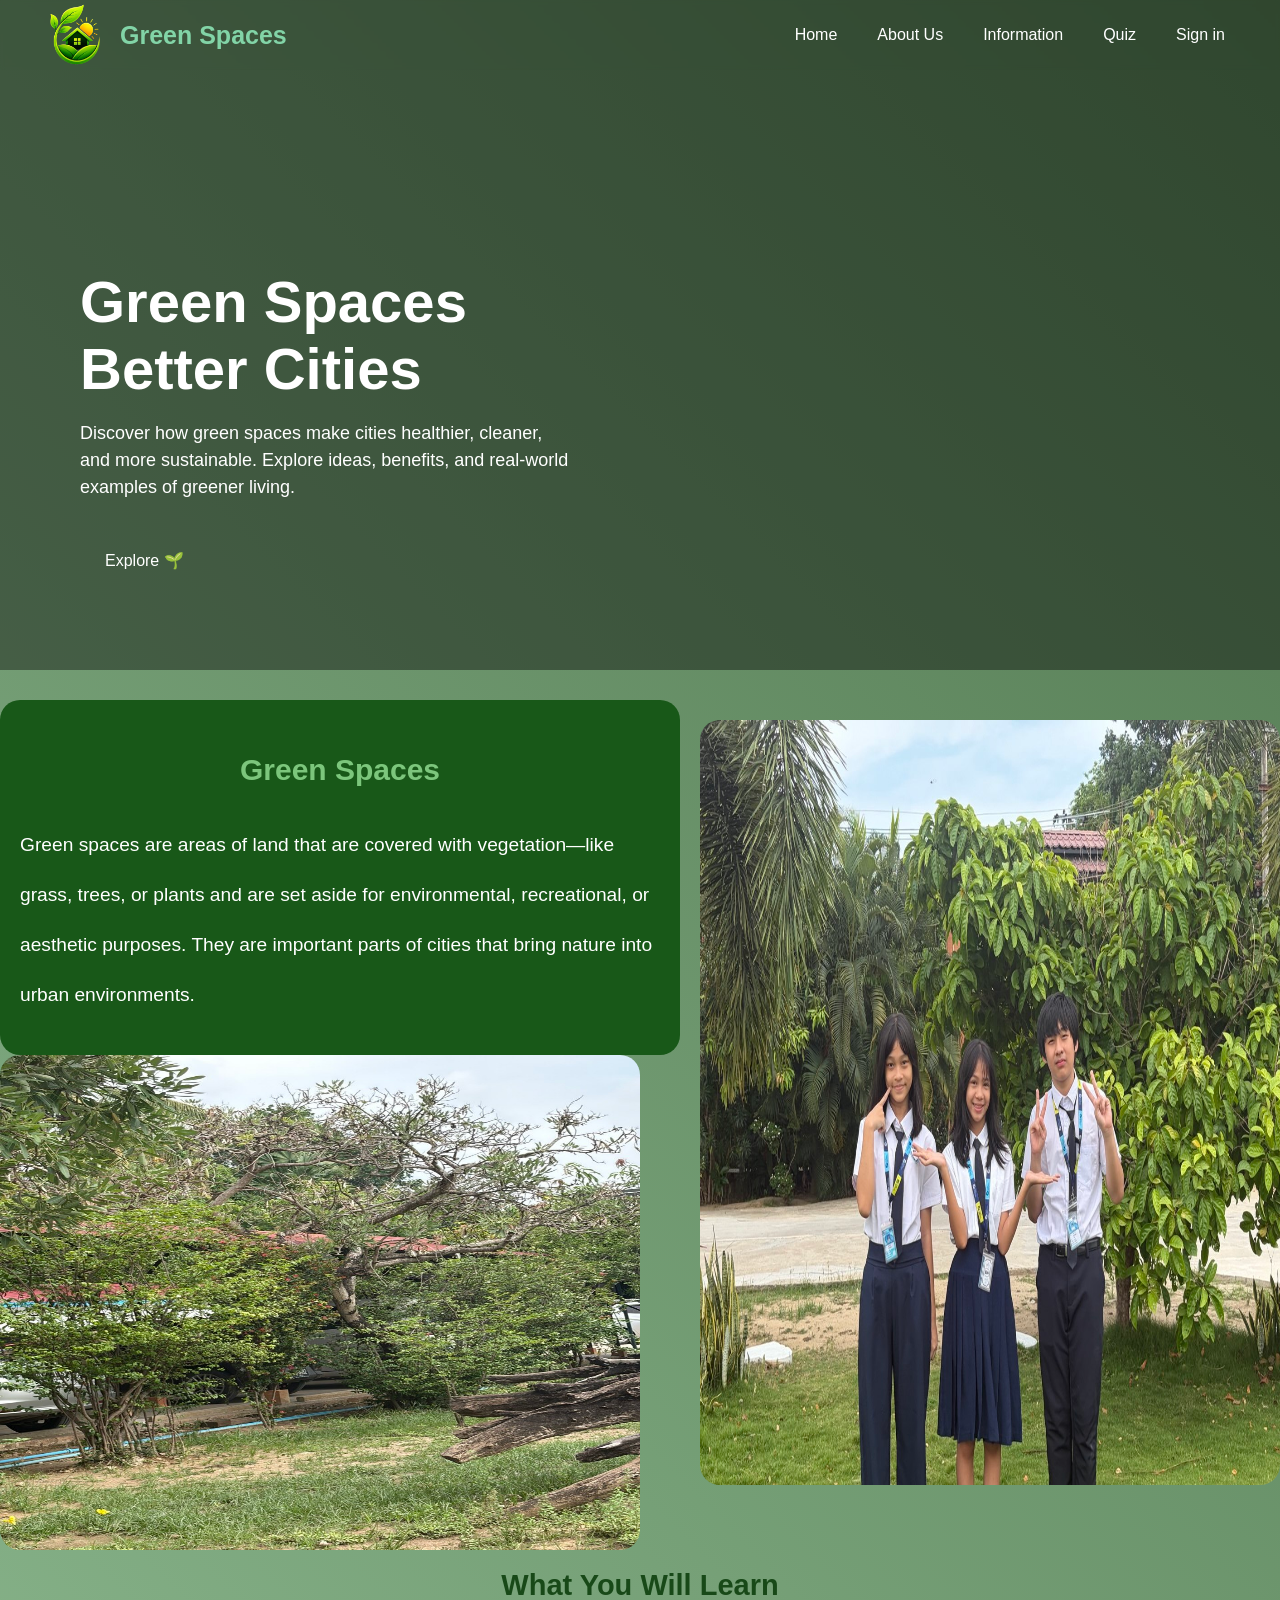
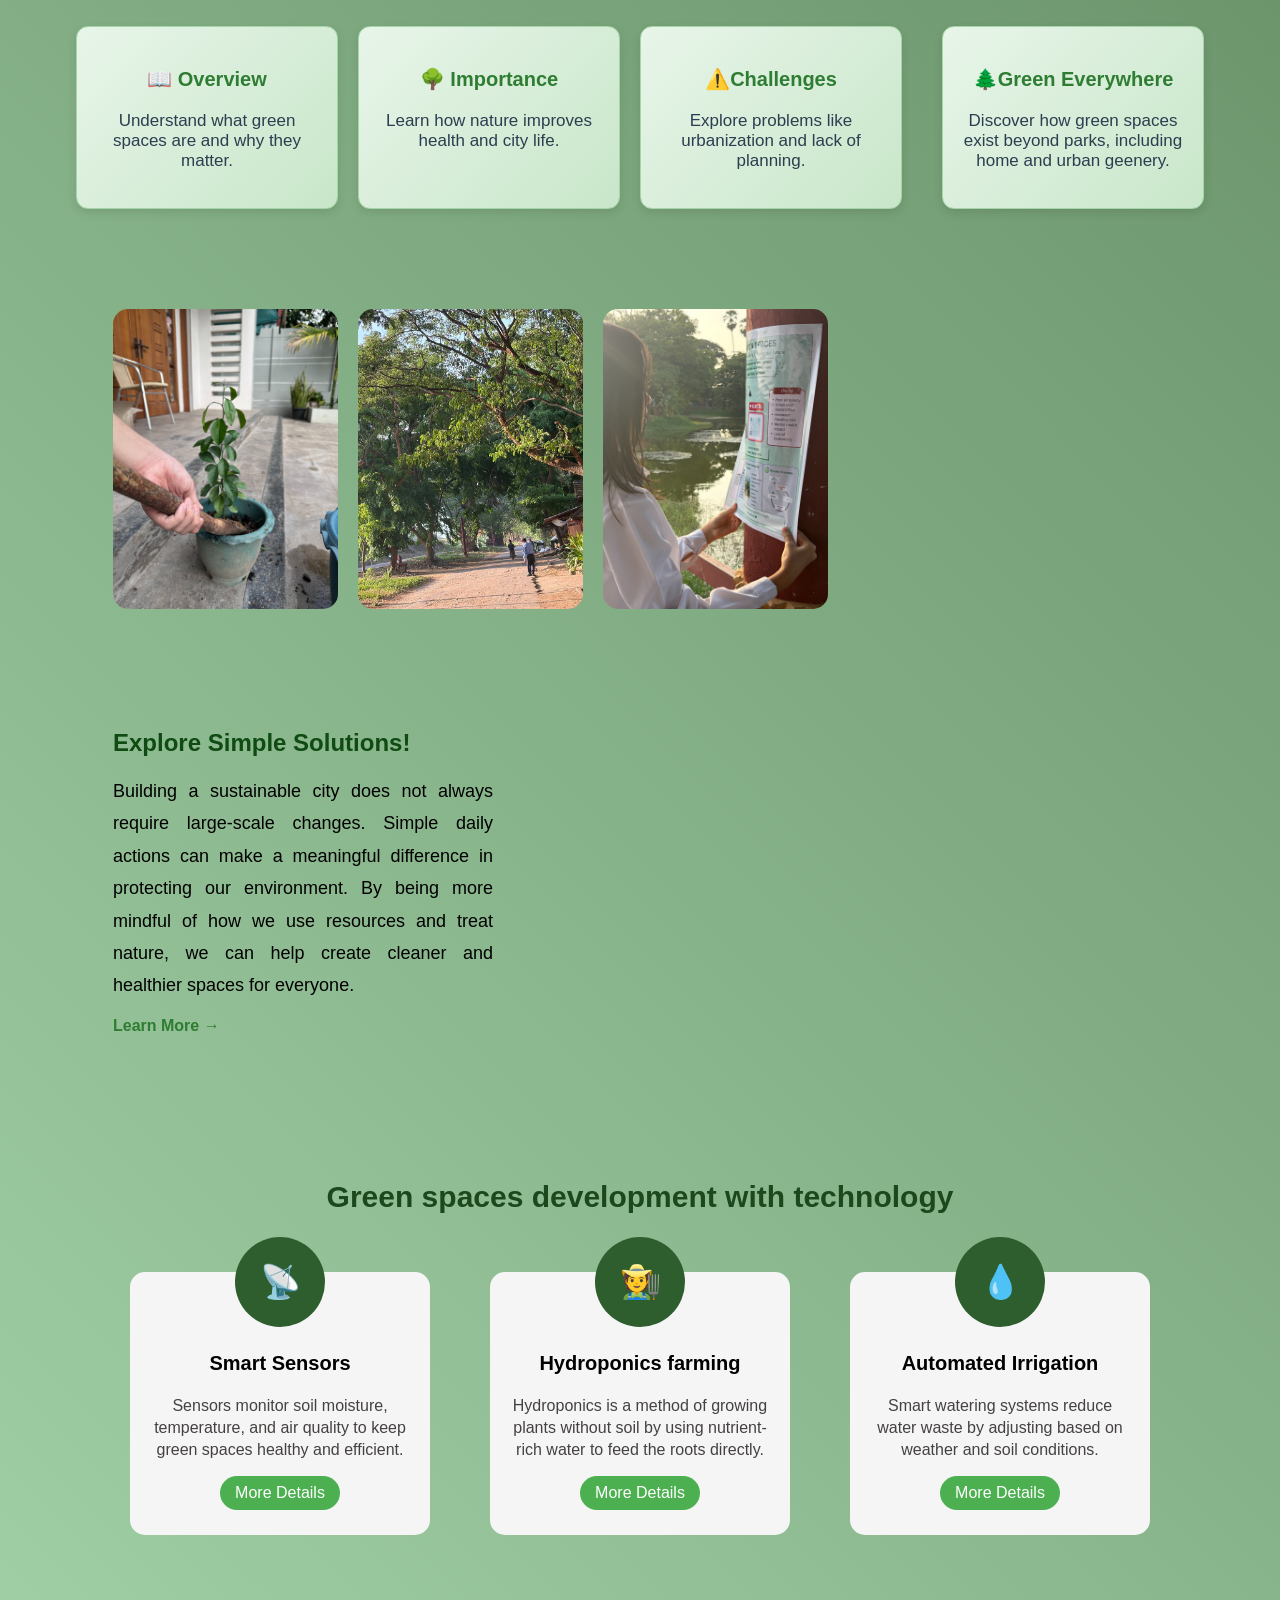
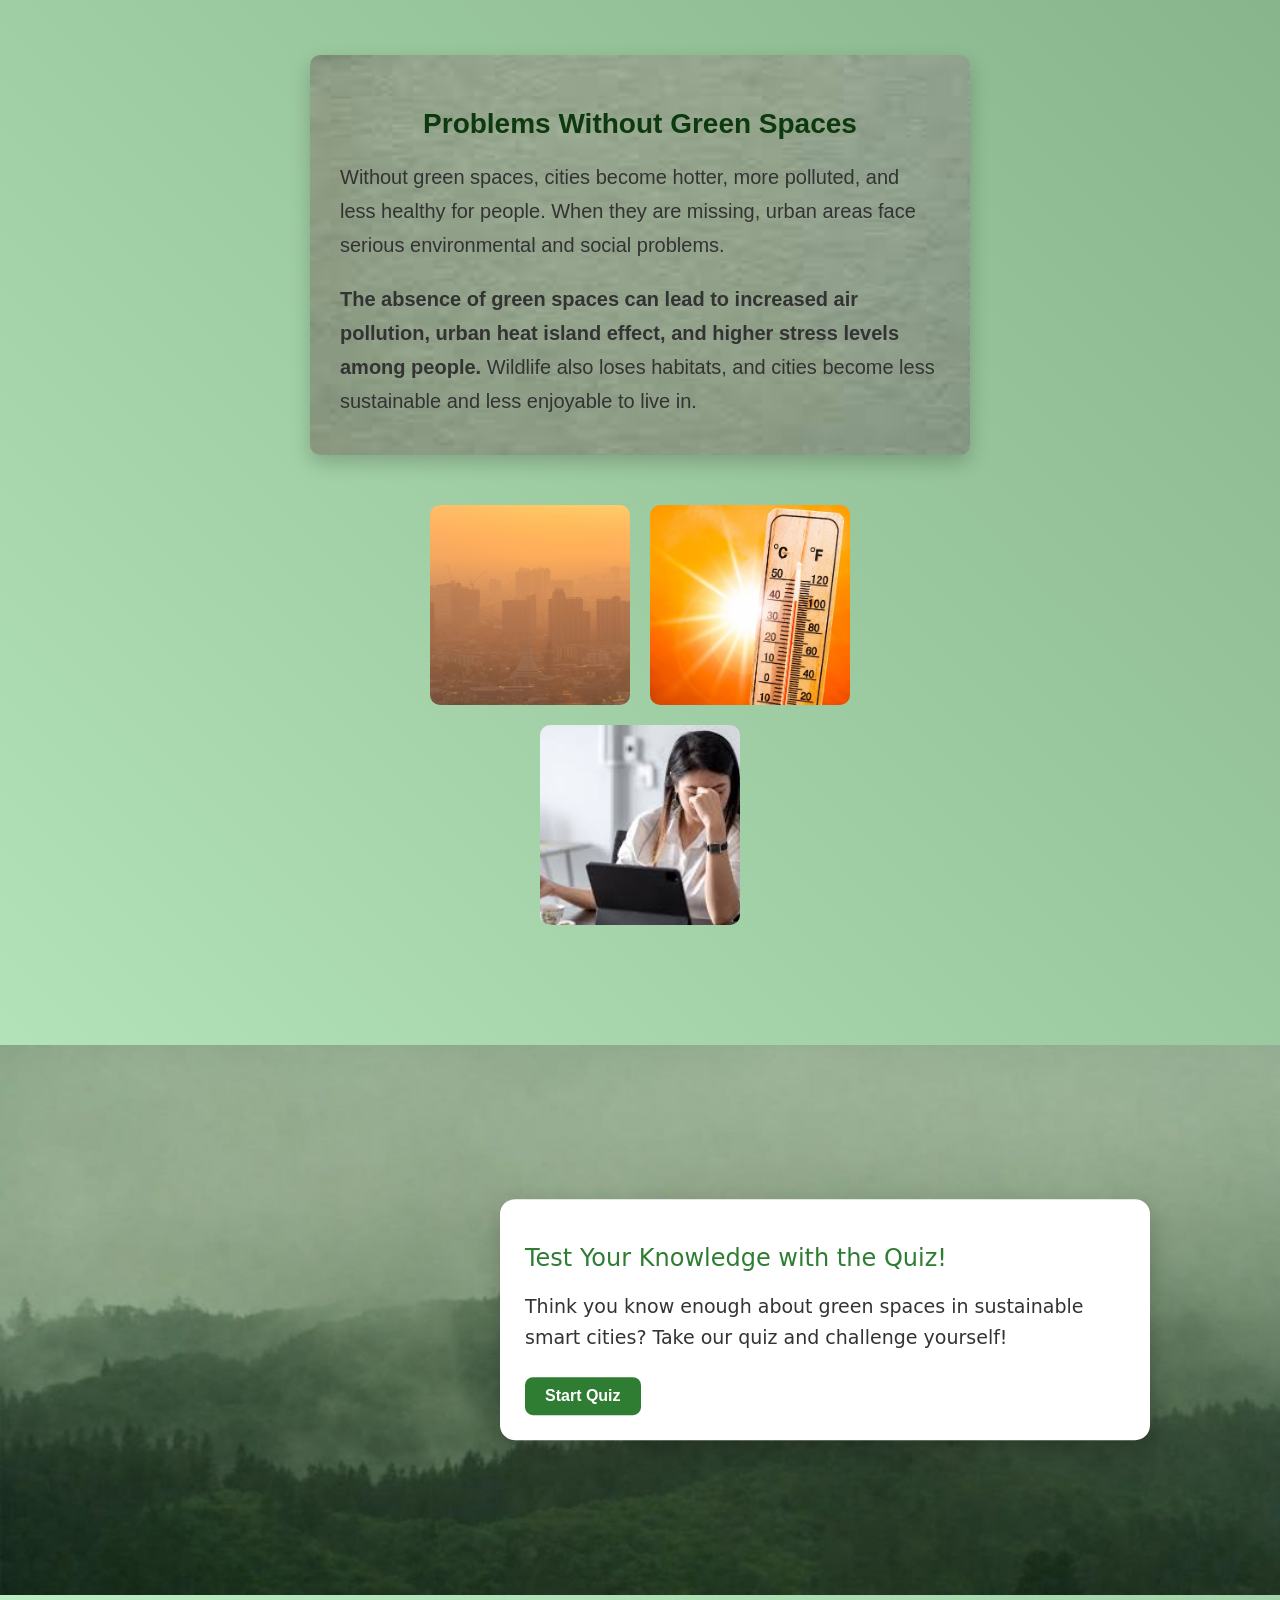
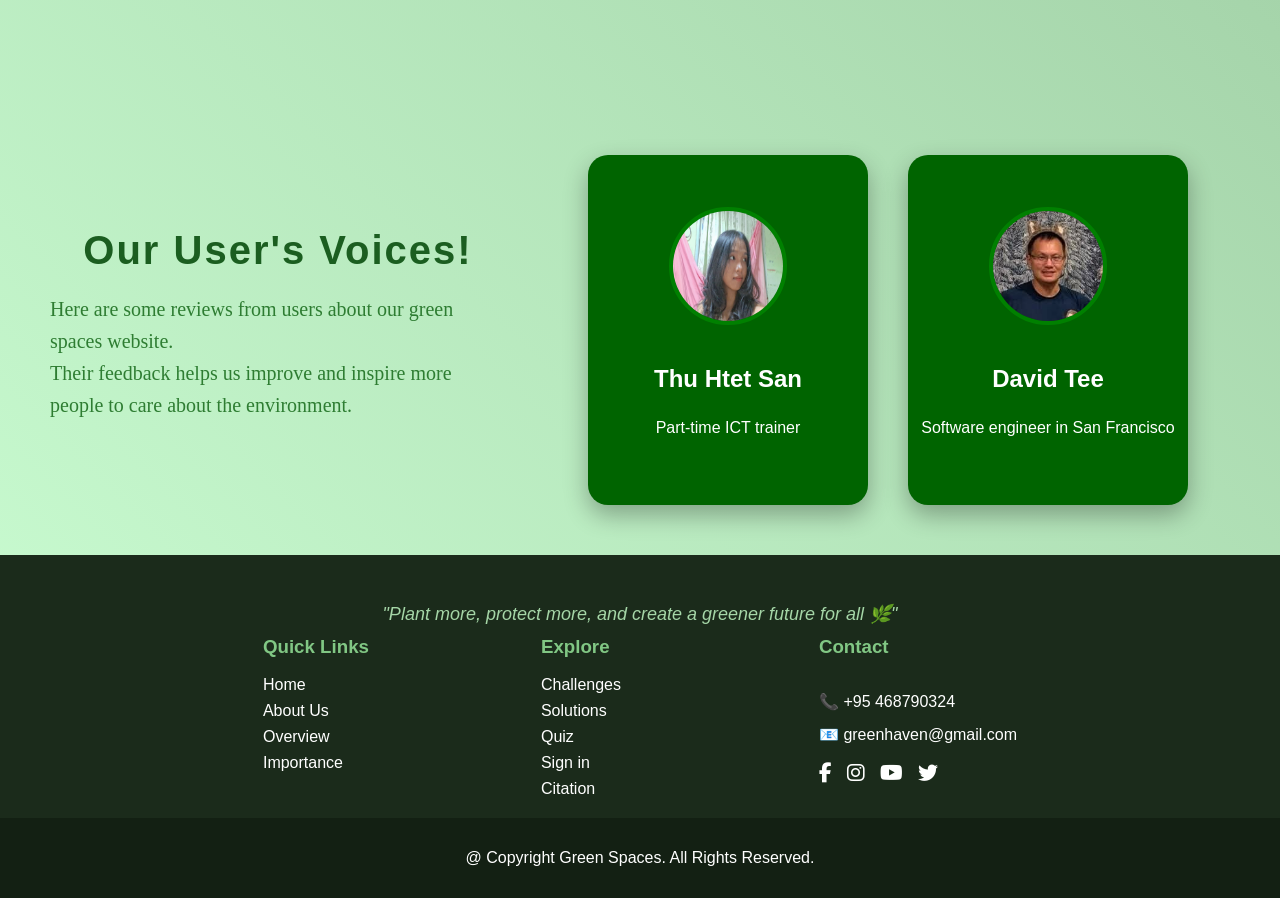
<file: index.html>
<!DOCTYPE html>
<html lang="en">
<head>
    <meta charset="UTF-8">
    <meta name="viewport" content="width=device-width, initial-scale=1.0">
    <title>Home</title>
    <link rel="icon" href="media/favicon.ico">
    <link rel="stylesheet" href="index.css">
    <link rel="stylesheet"
href="https://cdnjs.cloudflare.com/ajax/libs/font-awesome/6.5.1/css/all.min.css">
</head>
<body class="body1">
    <nav class="navbar">
        <a href="index.html" class="logo">
            <img src="media/greenhaven1.png" alt="logo">
            <span>Green Spaces</span>
        </a>

        <div class="navlinks">
            <a href="index.html">Home</a>
            <a href="pages/aboutus.html">About Us</a>

            <div class="dropdown">
                <button class="drop">Information</button>
                <div class="dropdowncontent">
                    <a href="pages/overview.html">Overview</a>
                    <a href="pages/importance.html">Importance</a>
                    <a href="pages/challenges">Challenges</a>
                    <a href="pages/solutions.html">Solutions</a>
                </div>
            </div>

            <a href="pages/quiz.html">Quiz</a>
            <a href="pages/signin.html">Sign in</a>
        </div>
    </nav>

    <section class="hero">
        <div class="overlay"></div>

        <div class="hero-content">
            <h1>Green Spaces<br>Better Cities</h1>
            <p>
            Discover how green spaces make cities healthier, cleaner, <br>and more sustainable. 
            Explore ideas, benefits, and real-world examples of greener living.
            </p>
            <a href="pages/overview.html" class="hero-btn">Explore 🌱</a>
      </div>
    </section>
<div class="leaves">
  <span></span>
  <span></span>
  <span></span>
  <span></span>
  <span></span>
  <span></span>
</div>

<div class="leftbox">
    <div>
      <div class="green-box">
        <h2 id="meaning2">Green Spaces</h2>
        <p>Green spaces are areas of land that are covered with vegetation—like grass, trees, or plants and are set aside for environmental, recreational, or aesthetic purposes.
          They are important parts of cities that bring nature into urban environments.
        </p>
      </div>

      <div class="rightbox">
        <img src="media/meaning2.jpg">
      </div>
    </div>
    

    <div class="small-img">
      <img src="media/meaning.jpg">
    </div>
</div>

<section class="learn">
  <h2> What You Will Learn</h2>
 
  <div class="cards">
 
    <div class="card">
      <h3>📖 Overview</h3>
      <p>Understand what green spaces are and why they matter.</p>
    </div>
 
    <div class="card">
      <h3>🌳 Importance</h3>
      <p>Learn how nature improves health and city life.</p>
    </div>
 
    <div class="card">
      <h3>⚠️Challenges</h3>
      <p>Explore problems like urbanization and lack of planning.</p>
    </div>
 
    <br>
    <div class="card">
      <h3>🌲Green Everywhere</h3>
      <p>Discover how green spaces exist beyond parks, including home and urban geenery.</p>
    </div>
    </div>
  </div>
</section>
<section class="solutionssection">

  <div class="solutionscontainer">

    <!-- LEFT: IMAGE CARDS -->
    <div class="solutionsimages">

      <div class="solutioncard">
        <img src="media/solution12.jpg" alt="">
        <div class="overlaytext">
          <h3>Start Community Gardens </h3>
          <p>People in neighbourhood can work together to grow plants.</p>
        </div>
      </div>

      <div class="solutioncard">
        <img src="media/solution2.jpg" alt="">
        <div class="overlaytext">
          <h3>Turn Empty Lands into Parks</h3>
          <p>Urban land can be changed into <br> small parks or gardens. </p>
        </div>
      </div>

      <div class="solutioncard">
        <img src="media/poster.jpg" alt="">
        <div class="overlaytext">
          <h3>Raise awareness</h3>
          <p>Teach others about protecting the nature.</p>
        </div>
      </div>

    </div>

    <!-- RIGHT: TEXT -->
    <div class="solutionstext">
      <h2>Explore Simple Solutions!</h2>

      <p>
        Building a sustainable city does not always require large-scale changes. 
        Simple daily actions can make a meaningful difference in protecting our environment. 
        By being more mindful of how we use resources and treat nature, we can help create 
        cleaner and healthier spaces for everyone.
      </p>

      <a href="pages/solutions.html" class="learnmore">
        Learn More →
      </a>
    </div>

  </div>

</section>
<section class="tech-section">

  <h2>Green spaces development with technology</h2>

  <div class="tech-cards">

    <div class="tech-card">
      <div class="circle">📡</div>
      <h3>Smart Sensors</h3>
      <p>
        Sensors monitor soil moisture, temperature, and air quality to keep green spaces healthy and efficient.
      </p>
      <a href="pages/solutions.html" class="btn">More Details</a>
    </div>

    <div class="tech-card">
      <div class="circle">🧑‍🌾</div>
      <h3>Hydroponics farming</h3>
      <p>
        Hydroponics is a method of growing plants without soil by using nutrient-rich water to feed the roots directly.
      </p>
      <a href="pages/solutions.html" class="btn">More Details</a>
    </div>

    <div class="tech-card">
      <div class="circle">💧</div>
      <h3>Automated Irrigation</h3>
      <p>
        Smart watering systems reduce water waste by adjusting based on weather and soil conditions.
      </p>
      <a href="pages/solutions.html" class="btn">More Details</a>
    </div>

  </div>

</section>
<section class="problem-section">

  <!-- LEFT PAPER -->
  <div class="paper">
    <h2>Problems Without Green Spaces</h2>

    <p>
      Without green spaces, cities become hotter, more polluted, and less healthy for people.  
      When they are missing, urban areas face serious environmental and social problems.
    </p>

    <p>
      <b>The absence of green spaces can lead to increased air pollution, urban heat island effect, 
      and higher stress levels among people.</b> Wildlife also loses habitats, and cities become less sustainable 
      and less enjoyable to live in.
    </p>
  </div>

  <!-- RIGHT IMAGES -->
  <div class="images">

    <div class="img-box">
      <img src="media/poorair.jpg">
    </div>

    <div class="img-box">
      <img src="media/heat.jpg">
    </div>

    <div class="img-box bottom">
      <img src="media/stress.jpg">
    </div>

  </div>
</section>

<section class="creative">
  <div class="creative-container">

    <div class="creative-card">

      <h2>Test Your Knowledge with the Quiz!</h2>
      <p>
        Think you know enough about green spaces in sustainable smart cities? Take our quiz and challenge yourself!
      </p>
      <a href="pages/quiz.html" class="quiz">Start Quiz</a>
    </div>
  </div>
</section>

<div class="reviews-section">

  <div class="main-container">

    <div class="left-content">
      <h1 class="title">Our User's Voices!</h1>
      <p class="description">
        Here are some reviews from users about our green spaces website. <br>
        Their feedback helps us improve and inspire more people to care about the environment.
      </p>
    </div>

    <div class="card-container">

      <div class="flashcard">
        <div class="card-inner">
          <div class="card-front">
            <img src="media/review1.jpg" alt="">
            <h2>Thu Htet San</h2>
            <p>Part-time ICT trainer</p>
          </div>
          <div class="card-back">
            <h2>Review</h2>
            <h4>⭐️⭐️⭐️⭐️</h4>
            <br>
            <p>

              This website is really great especially the information about green spaces.
              It would be definitely useful for a student making a project about green spaces.
            </p>
          </div>
        </div>
      </div>

      <!-- CARD 2 -->

      <div class="flashcard">
        <div class="card-inner">
          <div class="card-front">
            <img src="media/review2.jpg" alt="">
            <h2>David Tee</h2>
            <p>Software engineer in San Francisco</p>
          </div>

          <div class="card-back">
            <h2>Review</h2>
            <h4>⭐️⭐️⭐️⭐️⭐️</h4>
            <br>
            <p>

              The design of this website is really fabulous. It has lots of ways to attract
              the users including me and I am totally in love with this site.

            </p>
          </div>
        </div>
      </div>
    </div>
  </div>
</div>
<footer class="footer">

  <!-- QUOTE -->
  <div class="footer-quote">
    <p>"Plant more, protect more, and create a greener future for all 🌿"</p>
  </div>

  <!-- FOOTER CONTENT -->
  <div class="footer-container">

    <!-- QUICK LINKS -->
    <div class="footer-section">
      <h3>Quick Links</h3>
      <a href="index.html">Home</a>
      <a href="pages/aboutus.html">About Us</a>
      <a href="pages/overview.html">Overview</a>
      <a href="pages/importance.html">Importance</a>
    </div>

    <!-- EXPLORE -->
    <div class="footer-section">
      <h3>Explore</h3>
      <a href="pages/challenges.html">Challenges</a>
      <a href="pages/solutions.html">Solutions</a>
      <a href="pages/quiz.html">Quiz</a>
      <a href="pages/signin.html">Sign in</a>
      <a href="Green Spaces.docx">Citation</a>
    </div>

    <!-- CONTACT -->
  <div class="footer-section">
      <h3>Contact</h3>
      <p>📞 +95 468790324</p>
      <p class="footer-email">📧 greenhaven@gmail.com</p>
       <div class="social-icons">

            <a href="https://www.facebook.com/" target="_blank">

                <i class="fab fa-facebook-f"></i>

            </a>

            <a href="https://www.instagram.com/" target="_blank">

                <i class="fab fa-instagram"></i>

            </a>

            <a href="https://www.youtube.com/" target="_blank">

                <i class="fab fa-youtube"></i>

            </a>

            <a href="https://twitter.com/" target="_blank">

                <i class="fab fa-twitter"></i>
            </a>
        </div>

  </div>

  <!-- BOTTOM -->
  <div class="footer-bottom">
    <p>@ Copyright Green Spaces. All Rights Reserved. </p>
  </div>

</footer>
</body>
</html>
</file>
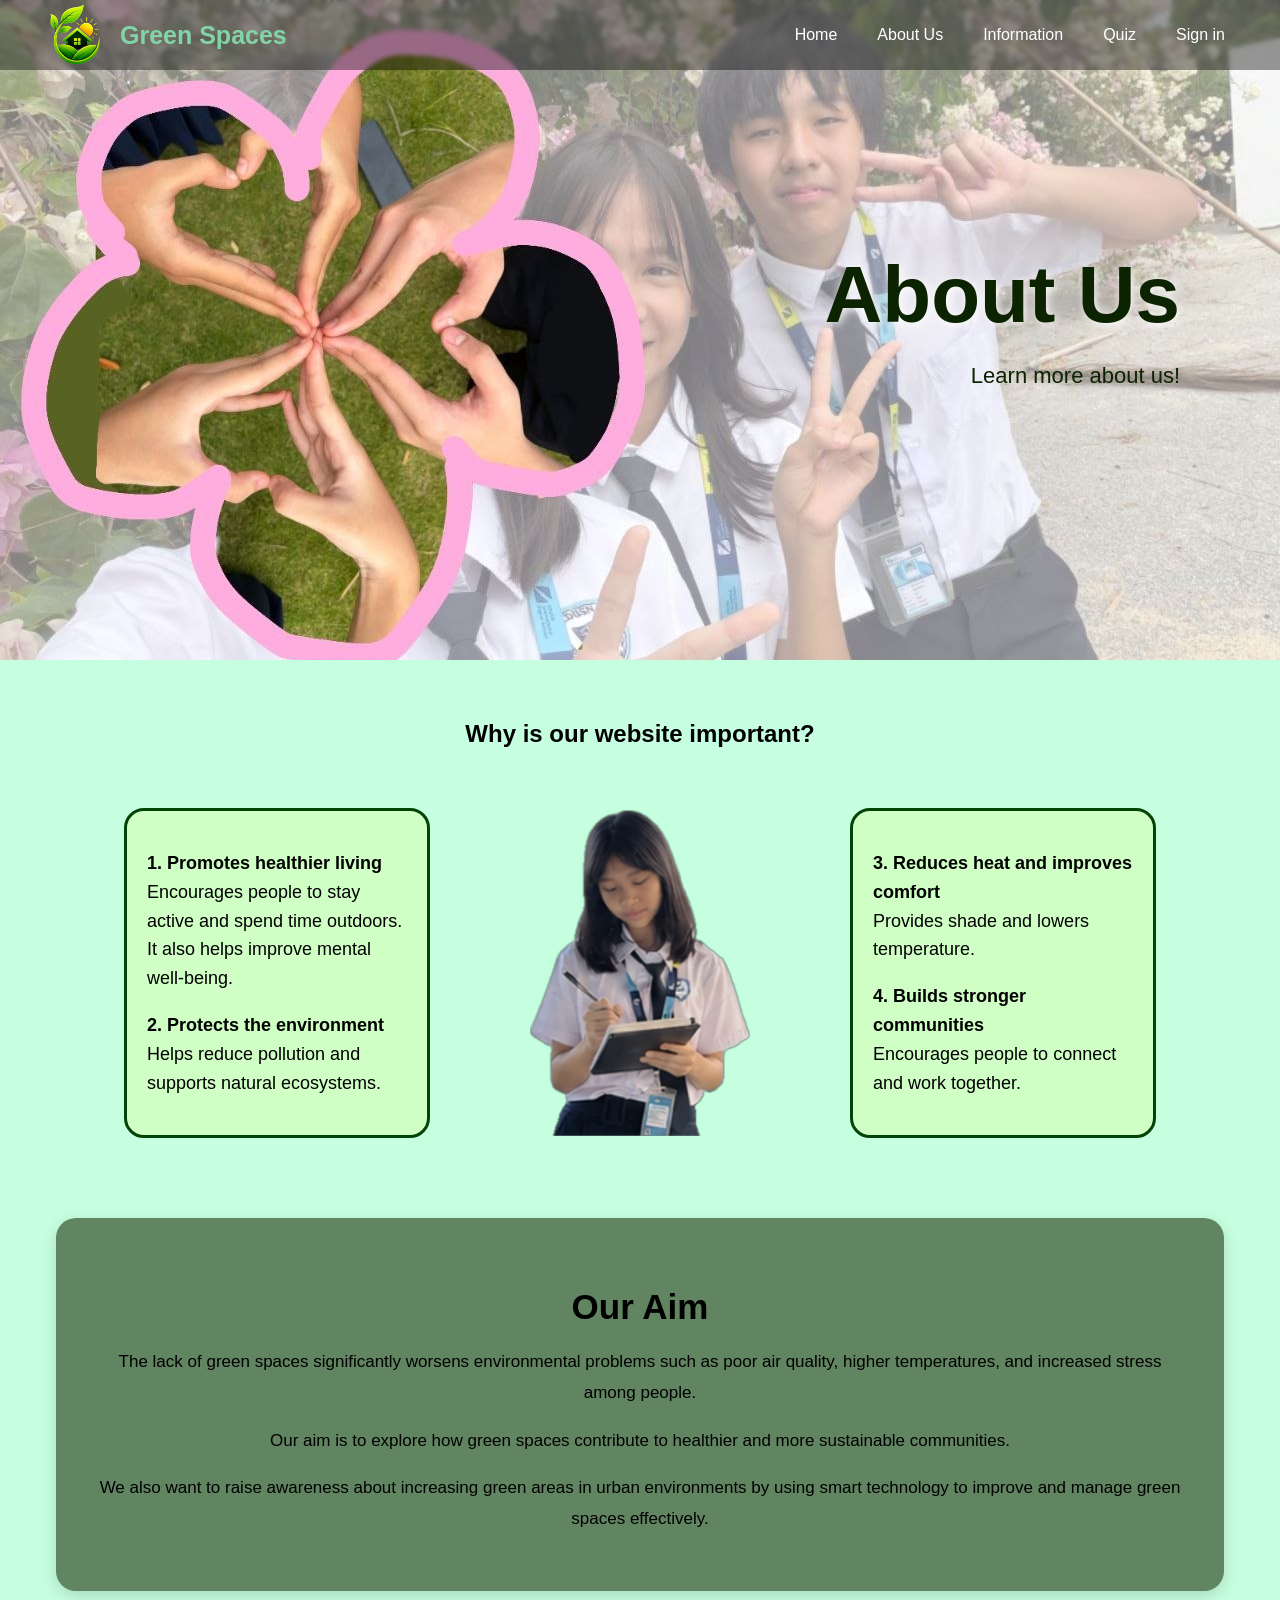
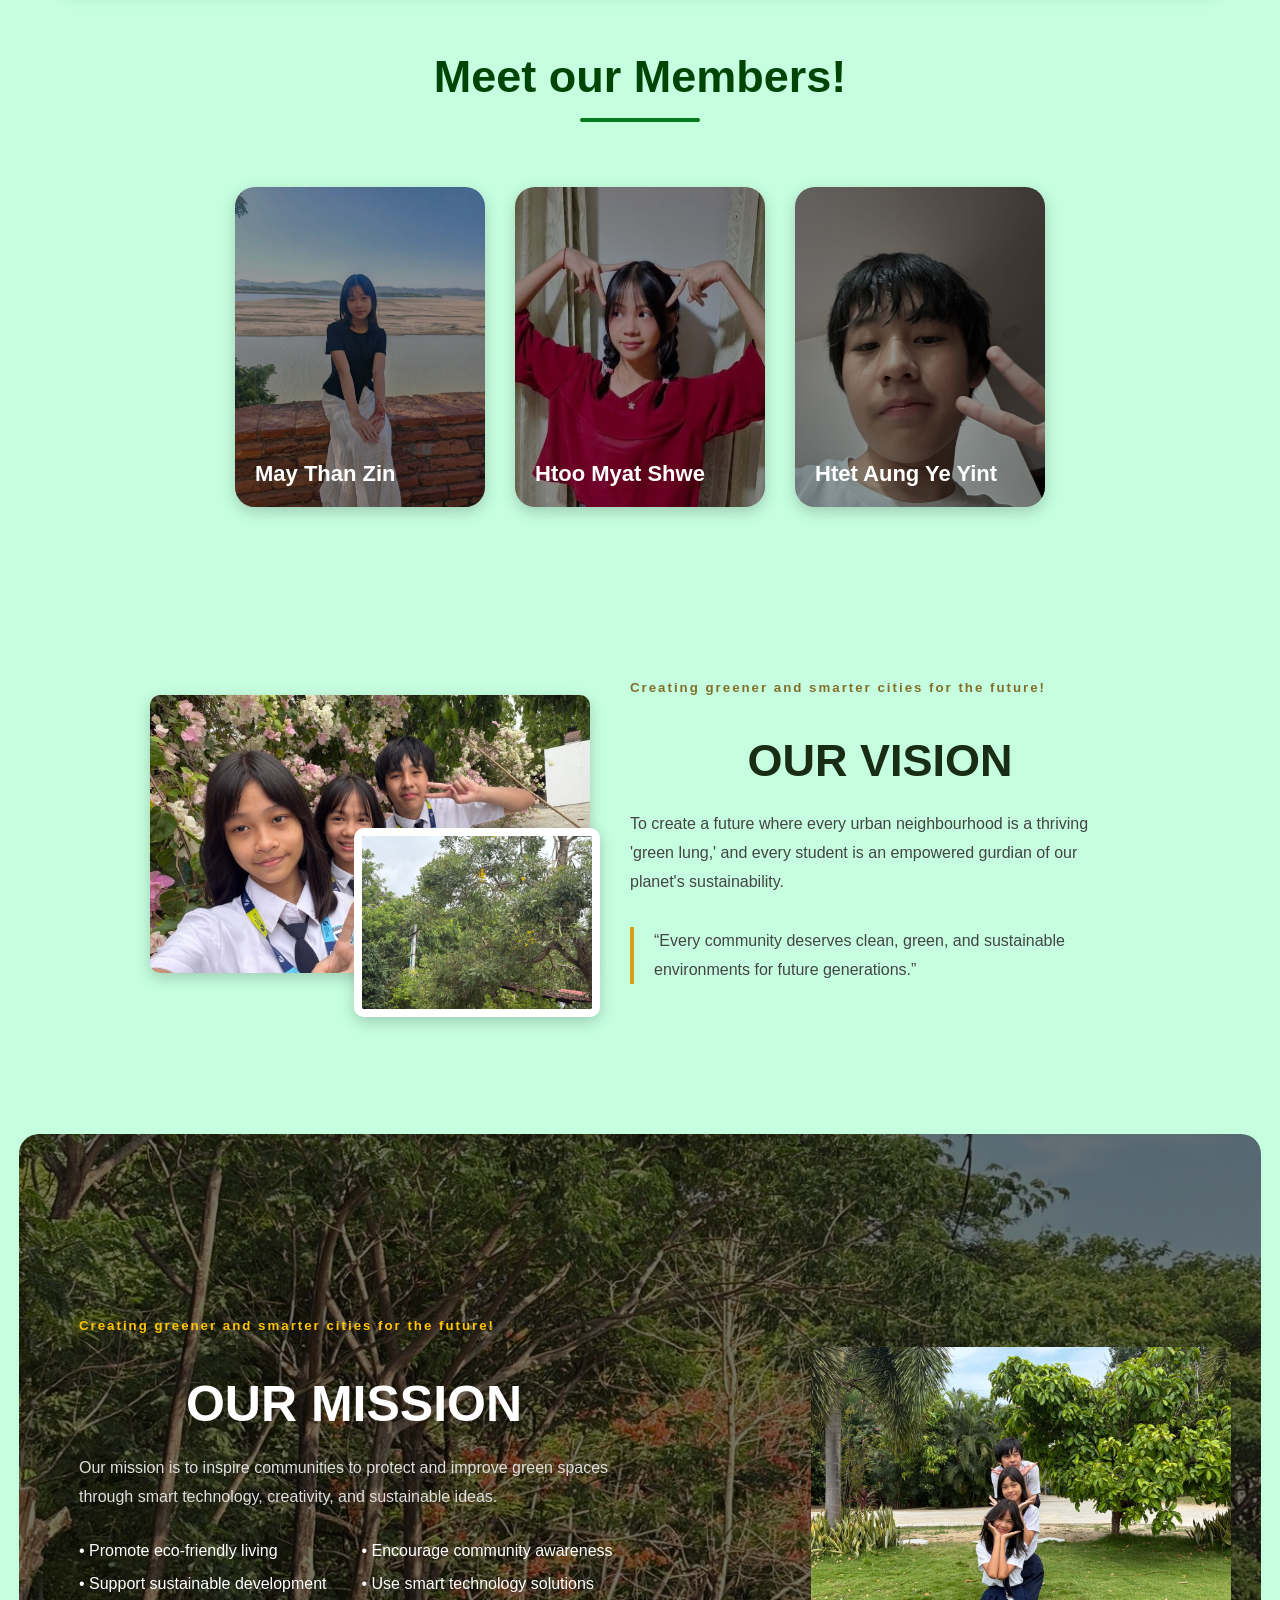
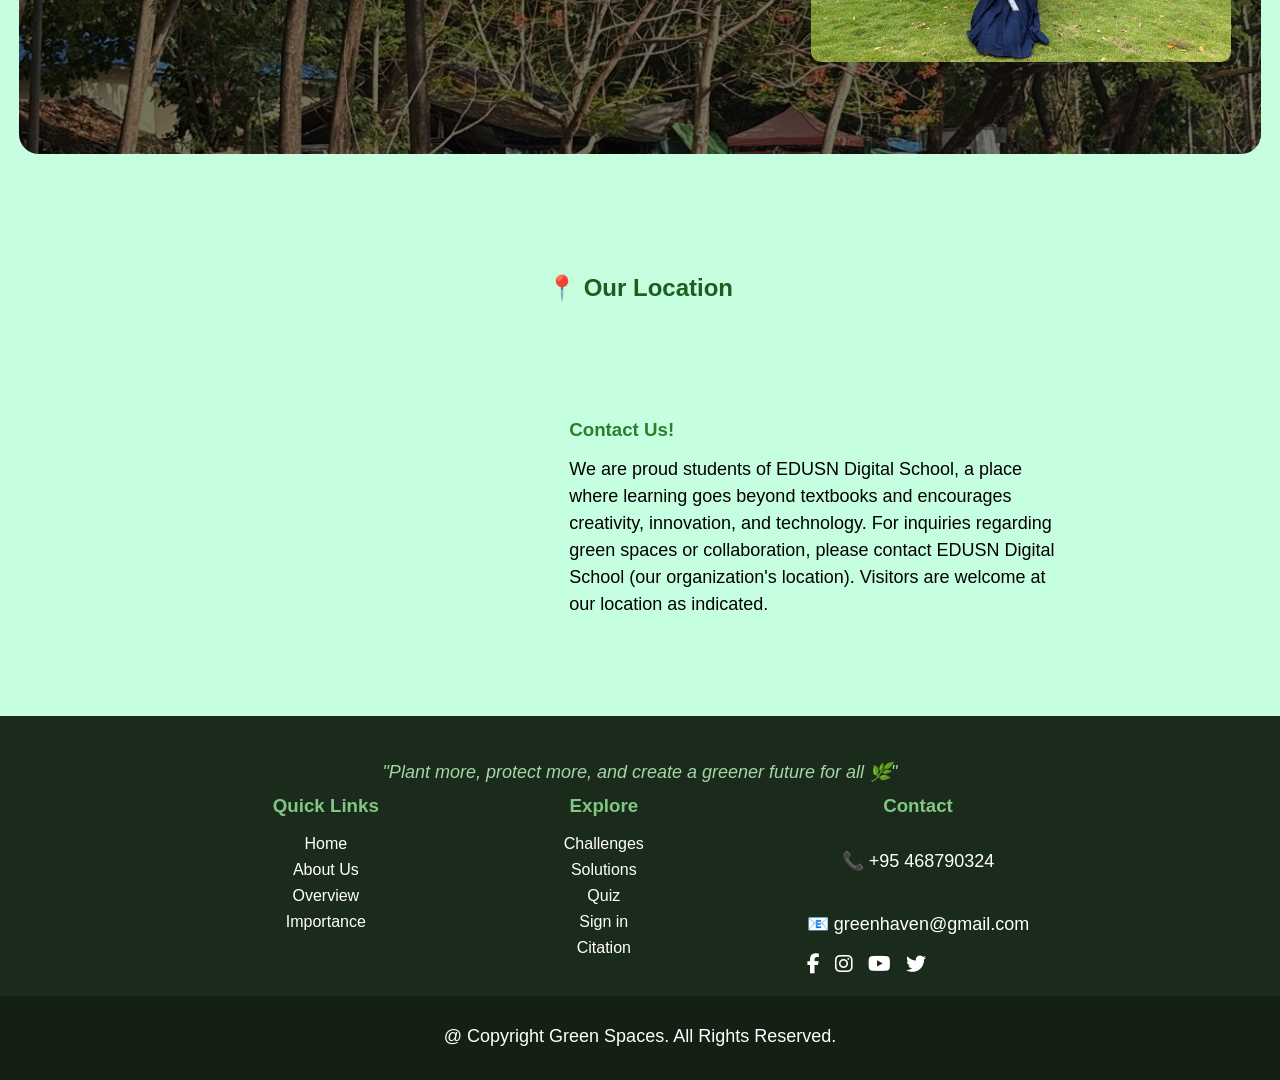
<file: pages/aboutus.html>
<!DOCTYPE html>
<html lang="en">
<head>
    <meta charset="UTF-8">
    <meta name="viewport" content="width=device-width, initial-scale=1.0">
    <title>About Us</title>

    <link rel="stylesheet" href="../index.css">
    <link rel="icon" href="../media/favicon.ico">
    <link rel="stylesheet"
href="https://cdnjs.cloudflare.com/ajax/libs/font-awesome/6.5.1/css/all.min.css">
</head>

<body>
    <nav class="navbar">
        <a href="../index.html" class="logo">
            <img src="../media/greenhaven1.png" alt="logo">
            <span>Green Spaces</span>
        </a>

        <div class="navlinks">
            <a href="../index.html">Home</a>
            <a href="aboutus.html">About Us</a>

            <div class="dropdown">
                <button class="drop">Information</button>
                <div class="dropdowncontent">
                    <a href="overview.html">Overview</a>
                    <a href="importance.html">Importance</a>
                    <a href="challenges.html">Challenges</a>
                    <a href="solutions.html">Solutions</a>
                </div>
            </div>

            <a href="quiz.html">Quiz</a>
            <a href="signin.html">Sign in</a>
        </div>
    </nav>
    <!-- HERO SECTION -->
    <section class="about">
        <div class="small1">
            <h1>About Us</h1>
            <p>Learn more about us!</p>
        </div>
    </section>


    <!-- WHY IMPORTANT -->
    <section class="parent">

        <h1 class="title">Why is our website important?</h1>

        <div class="big">

            <div class="side left">
                <p>
                    <b>1. Promotes healthier living</b><br>
                    Encourages people to stay active and spend time outdoors. 
                    It also helps improve mental well-being.
                </p>

                <p>
                    <b>2. Protects the environment</b><br>
                    Helps reduce pollution and supports natural ecosystems.
                </p>
            </div>

            <div class="center">
                <img src="../media/whyimportant.webp" alt="Green spaces">
            </div>

            <div class="side right">

                <p>
                    <b>3. Reduces heat and improves comfort</b><br>
                    Provides shade and lowers temperature.
                </p>

                <p>
                    <b>4. Builds stronger communities</b><br>
                    Encourages people to connect and work together.
                </p>

            </div>
        </div>


        <!-- AIM CARD -->
        <div class="card1">

            <div class="content-2">

                <h2>Our Aim</h2>

                <p>
                    The lack of green spaces significantly worsens environmental
                    problems such as poor air quality, higher temperatures,
                    and increased stress among people.
                </p>

                <p>
                    Our aim is to explore how green spaces contribute to healthier
                    and more sustainable communities.
                </p>

                <p>
                    We also want to raise awareness about increasing green areas
                    in urban environments by using smart technology to improve
                    and manage green spaces effectively.
                </p>

            </div>

        </div>

    </section>


    <!-- TEAM -->
     <h2 class="teamtitle">Meet our Members!</h3>
    <section class="team">
        <div class="member">
            <img src="../media/may.jpg" alt="May Than Zin">

            <div class="overlay"></div>

            <div class="name">May Than Zin</div>

            <div class="info">
                <h3>May Than Zin</h3>
                <p>Age: 13</p>
                <p>Year-7</p>

                <audio controls>
                    <source src="../media/mayvoice.m4a" type="audio/mpeg">
                </audio>
            </div>
        </div>


        <div class="member">
            <img src="../media/htoo.jpg" alt="Htoo Myat Shwe">

            <div class="overlay"></div>

            <div class="name">Htoo Myat Shwe</div>

            <div class="info">
                <h3>Htoo Myat Shwe</h3>
                <p>Age: 13</p>
                <p>Year-7</p>

                <audio controls>
                    <source src="../media/htoovoice.wav" type="audio/mpeg">
                </audio>
            </div>
        </div>


        <div class="member">
            <img src="../media/htet.jpg" alt="Htet Aung Ye Yint">

            <div class="overlay"></div><div class="name">Htet Aung Ye Yint</div>

            <div class="info">
                <h3>Htet Aung Ye Yint</h3>
                <p>Age: 13</p>
                <p>Year-7</p>

                <audio controls>
                    <source src="../media/htetvoice.m4a" type="audio/mpeg">
                </audio>
            </div>
        </div>

    </section>
    <section class="vision-section">

    <!-- LEFT IMAGES -->
    <div class="vision-images">

        <img src="../media/vision1.jpg" class="main-img" alt="Vision Image">

        <img src="../media/vision2.jpg" class="littleimg" alt="Vision Image">

    </div>


    <!-- RIGHT TEXT -->
    <div class="vision-text">

        <h5>Creating greener and smarter cities for the future!</h5>

        <h1>
           OUR VISION
        </h1>

        <p>
            To create a future where every urban neighbourhood is a thriving 'green lung,' and every student is an empowered gurdian of our planet's sustainability.
        </p>

        <div class="vision-box">
            <p>
                “Every community deserves clean, green, and sustainable
                environments for future generations.”
            </p>
        </div>

    </div>

</section>
<section class="mission-section">

    <div class="mission-content">

        <h5>Creating greener and smarter cities for the future!</h5>

        <h1>
            OUR MISSION
        </h1>

        <p>
            Our mission is to inspire communities to protect and improve
            green spaces through smart technology, creativity, and sustainable ideas.
        </p>

        <div class="mission-points">

            <div class="point">• Promote eco-friendly living</div>

            <div class="point">• Encourage community awareness</div>

            <div class="point">• Support sustainable development</div>

            <div class="point">• Use smart technology solutions</div>

        </div>

    </div>
    <div class="mission-image">
        <img src="../media/missionteam.jpg" alt="missionteam">
    </div>

</section>
<section class="map-section">

  <h2>📍 Our Location</h2>

  <div class="map-flex">

    <!-- LEFT: MAP -->

    <div class="map-left">
        <iframe src="https://www.google.com/maps/embed?pb=!1m18!1m12!1m3!1d235.85756987083366!2d96.42428074065451!3d18.94373442222475!2m3!1f0!2f0!3f0!3m2!1i1024!2i768!4f13.1!3m3!1m2!1s0x30c5d88dd602f74d%3A0x8fd24272887fedc8!2sLike%20Restaurant!5e0!3m2!1sen!2smm!4v1778288924105!5m2!1sen!2smm" width="1000" height="450" style="border:0;" allowfullscreen="" loading="lazy" referrerpolicy="no-referrer-when-downgrade"></iframe>

    </div>

    <!-- RIGHT: TEXT -->

    <div class="map-right">

      <h3>Contact Us!</h3>

      <p>
        We are proud students of EDUSN Digital School, a place where learning goes beyond textbooks and encourages creativity, innovation, and technology. For inquiries regarding green spaces or collaboration, please contact EDUSN Digital School (our organization's location). Visitors are welcome at our location as indicated.
      </p>
    </div>
  </div>

<footer class="footer">

  <!-- QUOTE -->
  <div class="footer-quote">
    <p>"Plant more, protect more, and create a greener future for all 🌿"</p>
  </div>

  <!-- FOOTER CONTENT -->
  <div class="footer-container">

    <!-- QUICK LINKS -->
    <div class="footer-section">
      <h3>Quick Links</h3>
      <a href="../index.html">Home</a>
      <a href="aboutus.html">About Us</a>
      <a href="overview.html">Overview</a>
      <a href="importance.html">Importance</a>
    </div>

    <!-- EXPLORE -->
    <div class="footer-section">
      <h3>Explore</h3>
      <a href="challenges.html">Challenges</a>
      <a href="solutions.html">Solutions</a>
      <a href="quiz.html">Quiz</a>
      <a href="signin.html">Sign in</a>
      <a href="../GreenSpaces.docx">Citation</a>
    </div>

    <!-- CONTACT -->
  <div class="footer-section">
      <h3>Contact</h3>
      <p>📞 +95 468790324</p>
      <p class="footer-email">📧 greenhaven@gmail.com</p>
       <div class="social-icons">

            <a href="https://www.facebook.com/" target="_blank">

                <i class="fab fa-facebook-f"></i>

            </a>

            <a href="https://www.instagram.com/" target="_blank">

                <i class="fab fa-instagram"></i>

            </a>

            <a href="https://www.youtube.com/" target="_blank">

                <i class="fab fa-youtube"></i>

            </a>

            <a href="https://twitter.com/" target="_blank">

                <i class="fab fa-twitter"></i>
            </a>
        </div>

  </div>

  <!-- BOTTOM -->
  <div class="footer-bottom">
    <p>@ Copyright Green Spaces. All Rights Reserved. </p>
  </div>

</footer>

</body>
</html>
</file>
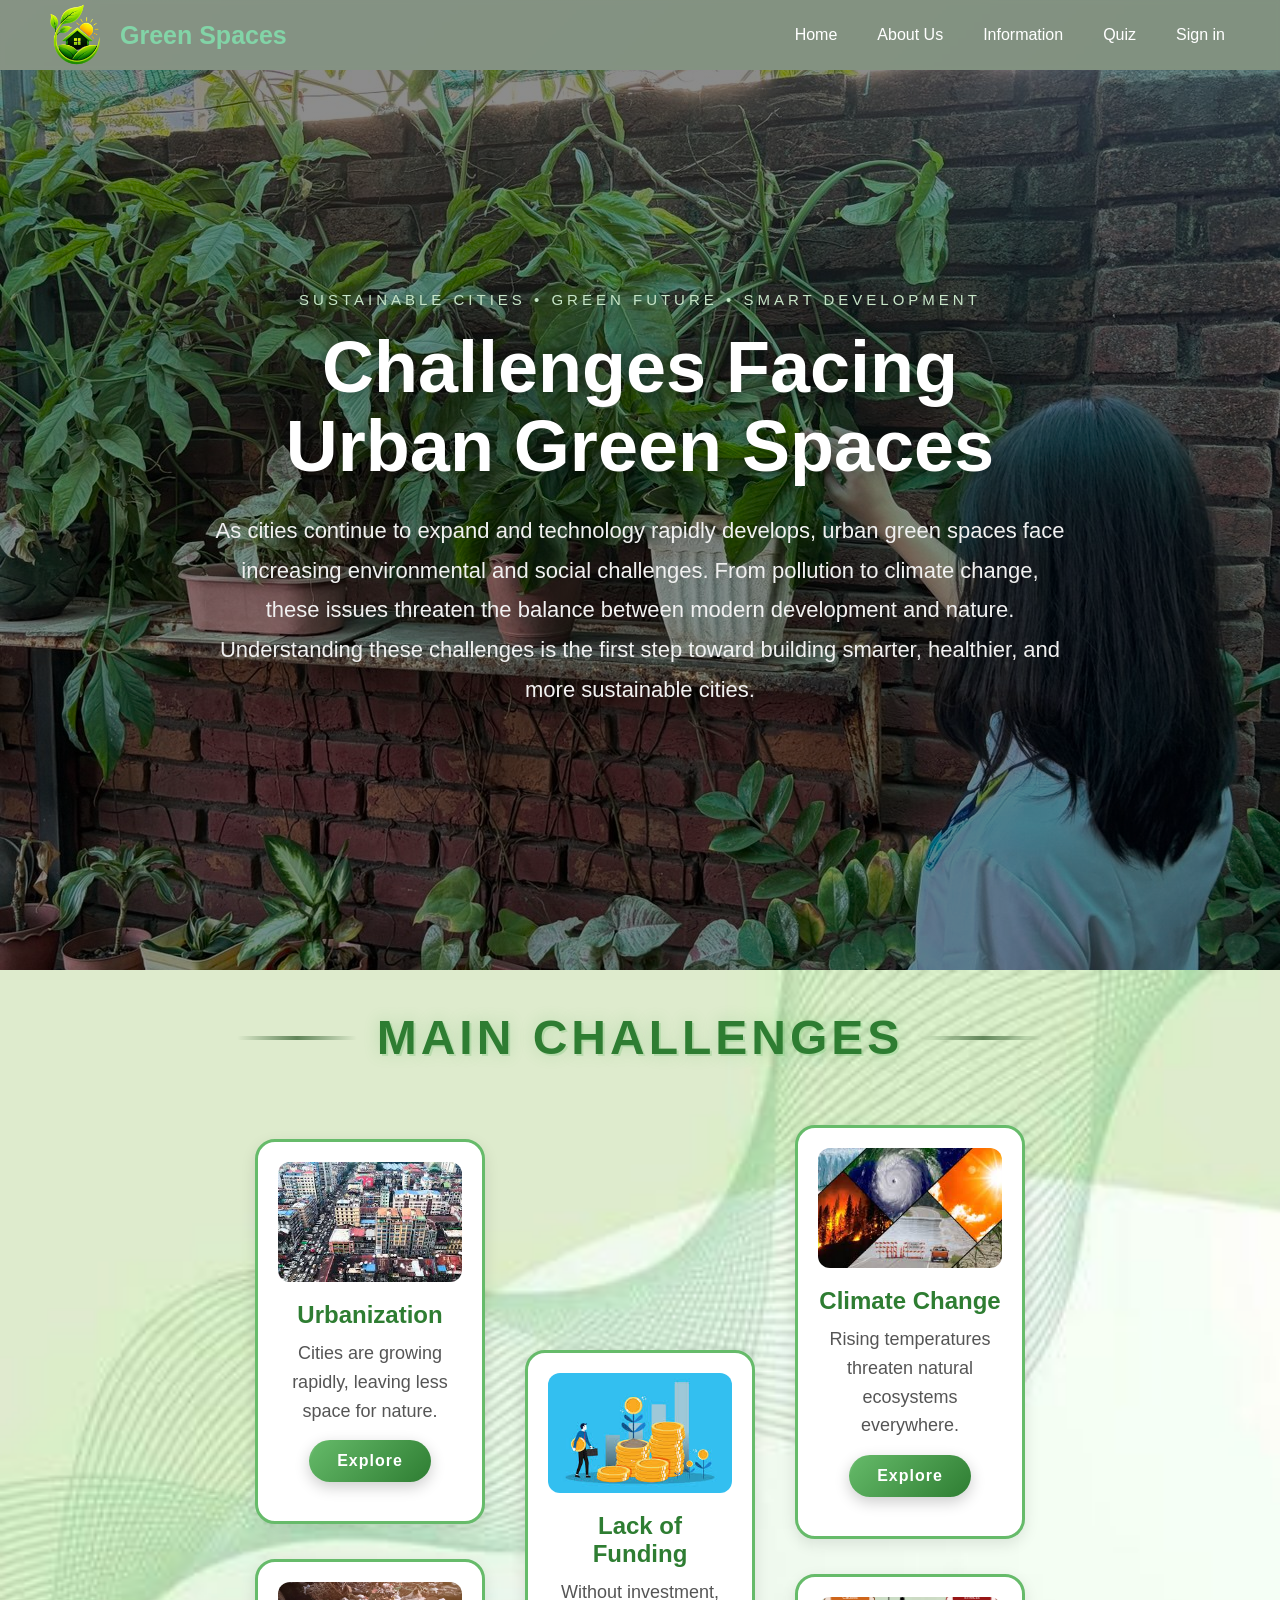
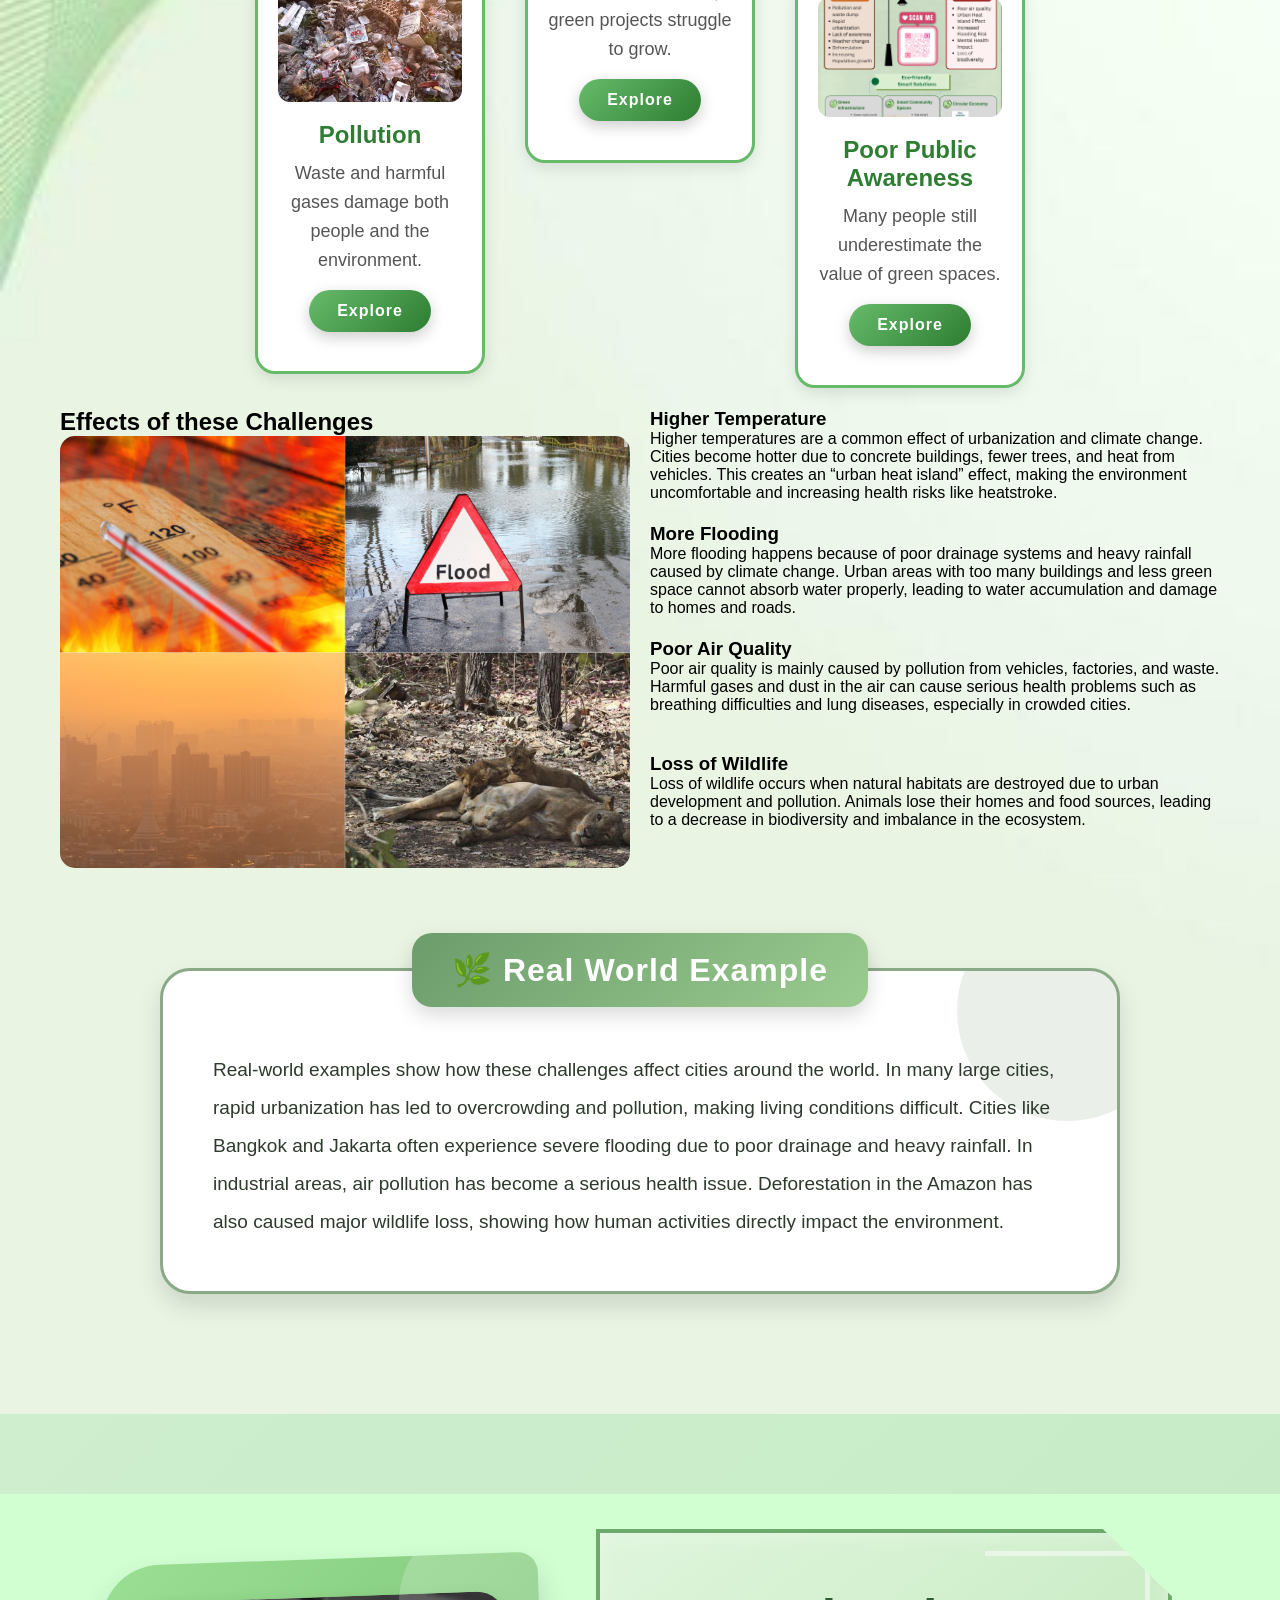
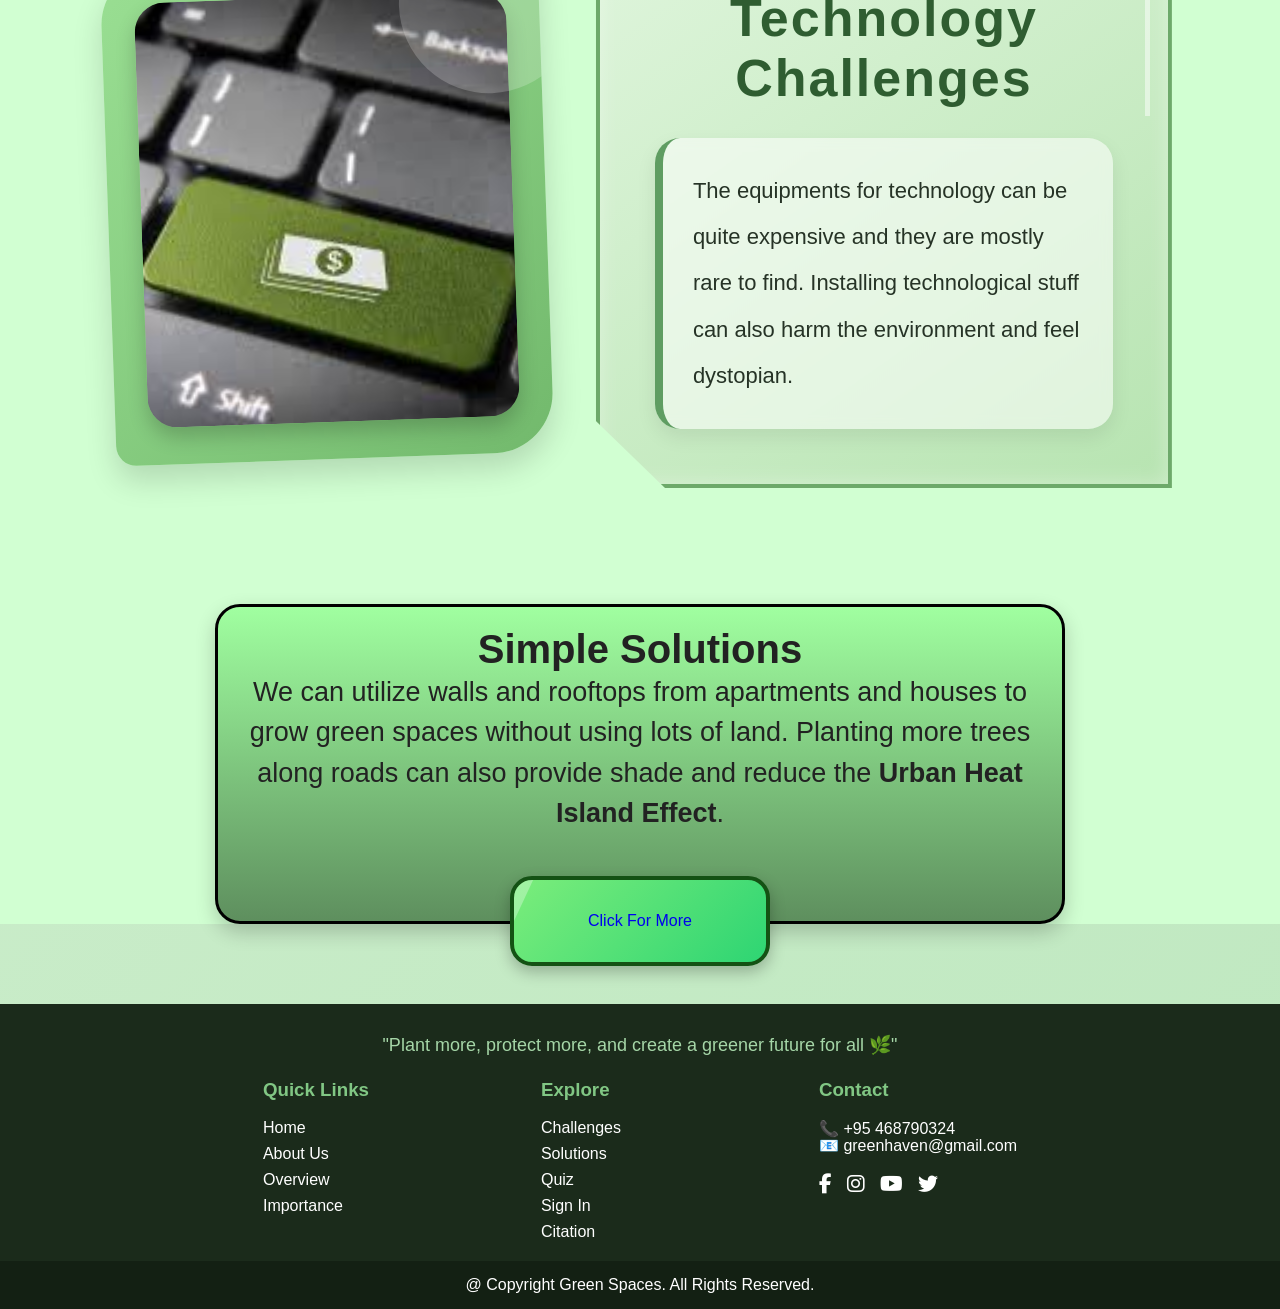
<file: pages/challenges.html>
<!DOCTYPE html>
<html lang="en">
<head>
    <meta charset="UTF-8">
    <meta name="viewport" content="width=device-width, initial-scale=1.0">
    <title>Challenges</title>
    <link rel="stylesheet" href="../index2.css">
    <link rel="icon" href="../media/favicon.ico">
    <link rel="stylesheet"
href="https://cdnjs.cloudflare.com/ajax/libs/font-awesome/6.5.1/css/all.min.css">
</head>
<body>
    <nav class="navbar">
        <a href="../index.html" class="logo">
            <img src="../media/greenhaven1.png" alt="logo">
            <span>Green Spaces</span>
        </a>

        <div class="navlinks">
            <a href="../index.html">Home</a>
            <a href="aboutus.html">About Us</a>

            <div class="dropdown">
                <button class="drop">Information</button>
                <div class="dropdowncontent">
                    <a href="overview.html">Overview</a>
                    <a href="importance.html">Importance</a>
                    <a href="challenges.html">Challenges</a>
                    <a href="solutions.html">Solutions</a>
                </div>
            </div>

            <a href="quiz.html">Quiz</a>
            <a href="signin.html">Sign in</a>
        </div>
    </nav>

    <section class="challenge-intro-section">

    <div class="intro-overlay">

        <p class="intro-small-text">
            Sustainable Cities • Green Future • Smart Development
        </p>

        <h1 class="intro-main-title">
            Challenges Facing <br>
            Urban Green Spaces
        </h1>

        <p class="intro-description">
            As cities continue to expand and technology rapidly develops,
            urban green spaces face increasing environmental and social
            challenges. From pollution to climate change, these issues
            threaten the balance between modern development and nature.
            Understanding these challenges is the first step toward
            building smarter, healthier, and more sustainable cities.
        </p>

    </div>
</section>

<section class="mainchallenges">
<div class="main-title-wrapper">

    <div class="title-line"></div>

    <h1 class="main-challenge-title">
        Main Challenges
    </h1>

    <div class="title-line"></div>

</div>

<div class="challenge-layout">

    <!-- LEFT COLUMN -->
    <div class="challenge-column">

        <!-- URBANIZATION -->
        <div class="challenge-box">

            <img src="../media/urbanization.jpg" class="challenge-image">

            <h2 class="challenge-heading">Urbanization</h2>

            <p class="challenge-hook">
                Cities are growing rapidly, leaving less space for nature.
            </p>

            <a href="#urban-detail" class="explore-btn">
                Explore
            </a>

            <div id="urban-detail" class="challenge-detail">
                Urbanization becomes a problem when cities expand too quickly without proper environmental planning. Large areas of land are cleared for roads, buildings, and infrastructure, leaving little room for parks and natural habitats. This creates overcrowded cities with limited green areas for communities.
            </div>

        </div>

        <!-- POLLUTION -->
        <div class="challenge-box">

            <img src="../media/pollution2.jpg" class="challenge-image">

            <h2 class="challenge-heading">Pollution</h2>

            <p class="challenge-hook">
                Waste and harmful gases damage both people and the environment.
            </p>

            <a href="#pollution-detail" class="explore-btn">
                Explore
            </a>

            <div id="pollution-detail" class="challenge-detail">
                Air, water, and land pollution weaken ecosystems and make urban areas unhealthy for communities and wildlife. Pollution is a major challenge because harmful waste, smoke, and chemicals continue to spread in urban areas. Factories, vehicles and plastic waste make it difficult to maintain clean and healthy green spaces.
            </div>

        </div>

    </div>

    <!-- CENTER -->
    <div class="challenge-column">

        <!-- LACK OF FUNDING -->
        <div class="challenge-box">

            <img src="../media/funding.jpg" class="challenge-image">

            <h2 class="challenge-heading">Lack of Funding</h2>

            <p class="challenge-hook">
                Without investment, green projects struggle to grow.
            </p>

            <a href="#funding-detail" class="explore-btn">
                Explore
            </a>

            <div id="funding-detail" class="challenge-detail">
                    Lack of funding becomes a problem when governments or communities do not have enough financial support for environmental projects. Without proper budgets, it is difficult to build parks, maintain green infrastructure, or introduce sustainable technologies.
            </div>

        </div>

    </div>

    <!-- RIGHT COLUMN -->
    <div class="challenge-column">

        <!-- CLIMATE CHANGE -->
        <div class="challenge-box">

            <img src="../media/climatechange.jpg" class="challenge-image">

            <h2 class="challenge-heading">Climate Change</h2>

            <p class="challenge-hook">
                Rising temperatures threaten natural ecosystems everywhere.
            </p>

            <a href="#climate-detail" class="explore-btn">
                Explore
            </a>

            <div id="climate-detail" class="challenge-detail">
                Extreme heat, floods, and changing weather patterns make it harder for green spaces to survive and remain healthy.Climate change creates challenges because rising temperatures and unpredictable weather conditions place pressure on urban environments. Cities must continuously adapt to environmental changes while trying to protect and improve their green spaces.
            </div>

        </div>

        <!-- PUBLIC AWARENESS -->
        <div class="challenge-box">
            <img src="../media/poster2.png" class="challenge-image">

            <h2 class="challenge-heading">Poor Public Awareness</h2>

            <p class="challenge-hook">
                Many people still underestimate the value of green spaces.
            </p>

            <a href="#awareness-detail" class="explore-btn">
                Explore
            </a>

            <div id="awareness-detail" class="challenge-detail">
                  Poor public awareness is a problem because many people do not fully understand the importance of protecting green spaces. Without enough knowledge or participation, environmental projects and sustainability efforts may receive less community support.
            </div>
        </div>
    </div>
</div>

<div class="container10">
        <div class="left10">
            <h1>Effects of these Challenges</h1>
            <img src="../media/effects.png" alt="card1">
        </div>
 
        <div class="right10">
            <div class="text10">
                <h3>Higher Temperature</h3>
                <p>Higher temperatures are a common effect of urbanization and climate change. Cities become hotter due to concrete buildings, fewer trees, and heat from vehicles. This creates an “urban heat island” effect, making the environment uncomfortable and increasing health risks like heatstroke.</p>
            </div>
 
            <div class="text10">
                <h3>More Flooding</h3>
                <p>More flooding happens because of poor drainage systems and heavy rainfall caused by climate change. Urban areas with too many buildings and less green space cannot absorb water properly, leading to water accumulation and damage to homes and roads.</p>
            </div>
 
            <div class="text10">
                <h3>Poor Air Quality</h3>
                <p>Poor air quality is mainly caused by pollution from vehicles, factories, and waste. Harmful gases and dust in the air can cause serious health problems such as breathing difficulties and lung diseases, especially in crowded cities.</p>
            </div>
 
            <div class="text10">
                <h3>Loss of Wildlife</h3>
                <p>Loss of wildlife occurs when natural habitats are destroyed due to urban development and pollution. Animals lose their homes and food sources, leading to a decrease in biodiversity and imbalance in the ecosystem.</p>
            </div>
        </div>
    </div>
    <div class="example-section">

    <div class="title-card">
        <h2>🌿 Real World Example</h2>
    </div>

    <div class="content-card">

        <div class="circle-decoration"></div>

        <p>
            Real-world examples show how these challenges affect cities around the world.
            In many large cities, rapid urbanization has led to overcrowding and pollution,
            making living conditions difficult.

            Cities like Bangkok and Jakarta often experience severe flooding due to poor
            drainage and heavy rainfall. In industrial areas, air pollution has become
            a serious health issue. Deforestation in the Amazon has also caused major
            wildlife loss, showing how human activities directly impact the environment.
        </p>
    </div>
</section>

</div>
    <div class="mom14">
         <div id="pairrr">
           <div class="pairrr imageee">
               <img src="../media/technology.jpg" alt="ICE">
           </div>
           <div class="pairrr contented">
            <h1>Technology Challenges</h1>
            <p>
             The equipments for technology can be quite expensive and they are mostly rare to find. Installing technological stuff can also harm the environment and feel dystopian.
            </p>
 
           </div>
    </div>

<div class="group">
  <div class="texty">
    <h1>Simple Solutions</h1>
    <p>We can utilize walls and rooftops from apartments and houses to grow green spaces without using lots of land. Planting more trees along roads can also provide shade and reduce the <strong>Urban Heat Island Effect</strong>. </p>
    <div class="click">
       <a href="solutions.html" class="buttony" type="button">
        Click For More
       </a>
    </div>
  </div>
</div>
</div>

<footer class="footer">

  <!-- QUOTE -->
  <div id="quote">
    <p>"Plant more, protect more, and create a greener future for all 🌿"</p>
  </div>

  <!-- FOOTER CONTENT -->
  <div class="footer-container">

    <!-- QUICK LINKS -->
    <div class="footer-section">
      <h3>Quick Links</h3>
      <a href="../index.html">Home</a>
      <a href="aboutus.html">About Us</a>
      <a href="overview.html">Overview</a>
      <a href="importance.html">Importance</a>
    </div>

    <!-- EXPLORE -->
    <div class="footer-section">
      <h3>Explore</h3>
      <a href="challenges.html">Challenges</a>
      <a href="solutions.html">Solutions</a>
      <a href="quiz.html">Quiz</a>
      <a href="signin.html">Sign In</a>
      <a href="../GreenSpaces.docxs">Citation</a>
    </div>

    <!-- CONTACT -->
  <div class="footer-section">
      <h3>Contact</h3>
      <p>📞 +95 468790324</p>
      <p class="footer-email">📧 greenhaven@gmail.com</p>
       <div class="social-icons">

            <a href="https://www.facebook.com/" target="_blank">

                <i class="fab fa-facebook-f"></i>

            </a>

            <a href="https://www.instagram.com/" target="_blank">

                <i class="fab fa-instagram"></i>

            </a>

            <a href="https://www.youtube.com/" target="_blank">

                <i class="fab fa-youtube"></i>

            </a>

            <a href="https://twitter.com/" target="_blank">

                <i class="fab fa-twitter"></i>
            </a>
        </div>

  </div>

  <!-- BOTTOM -->
  <div class="footer-bottom">
    <p>@ Copyright Green Spaces. All Rights Reserved. </p>
  </div>

</footer>
</body>
</html>
</file>
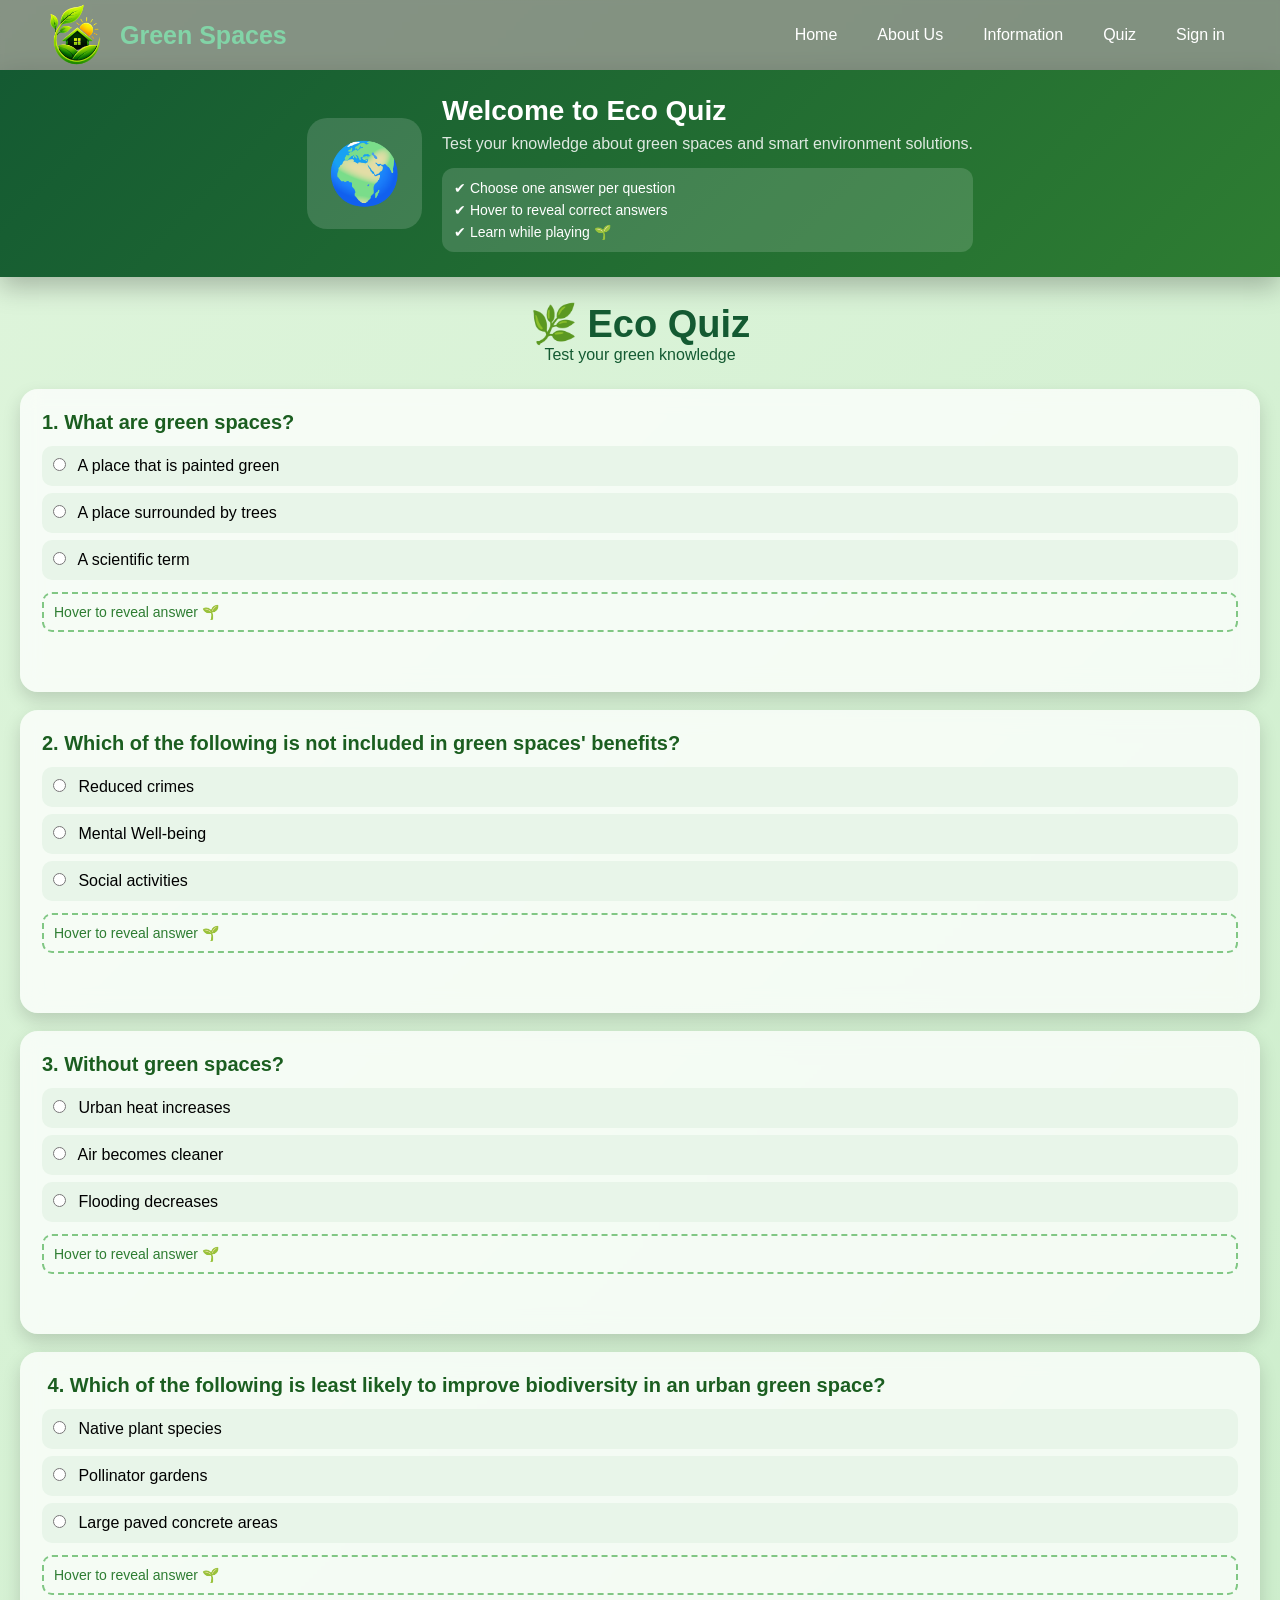
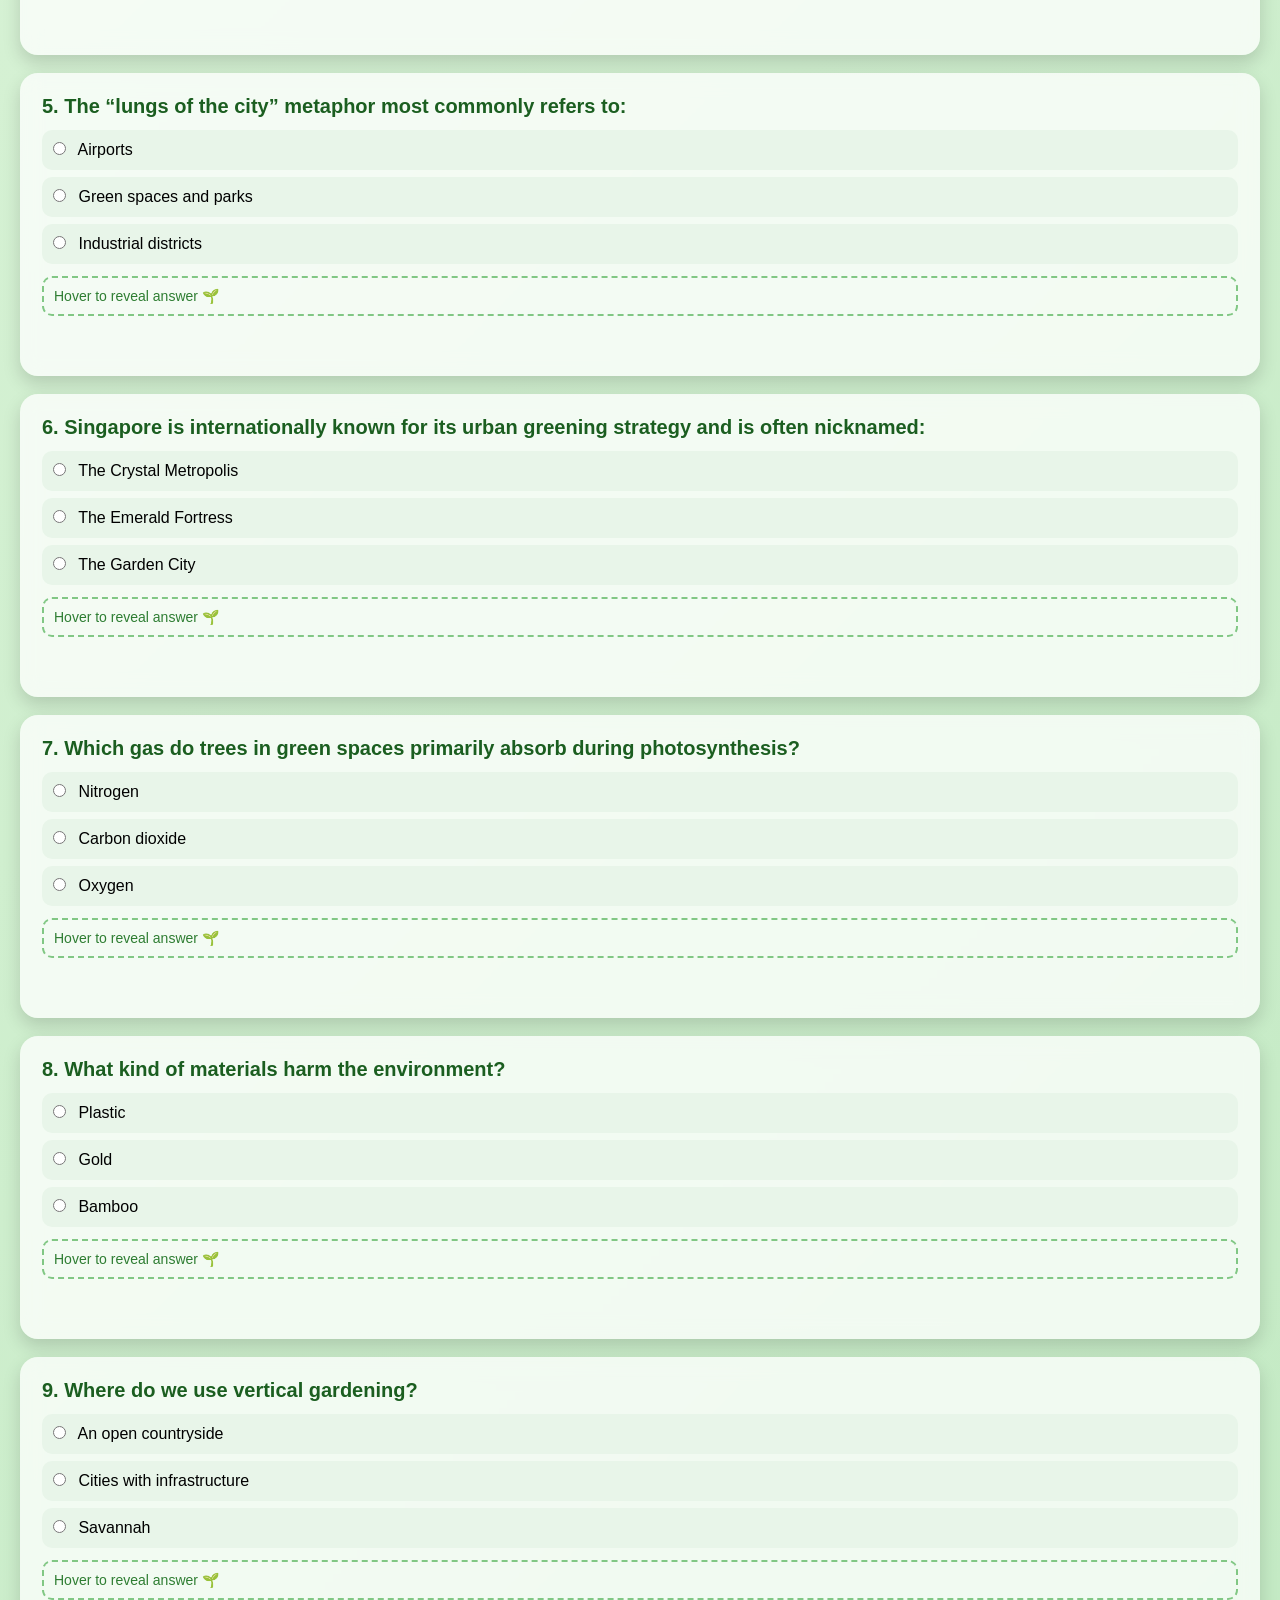
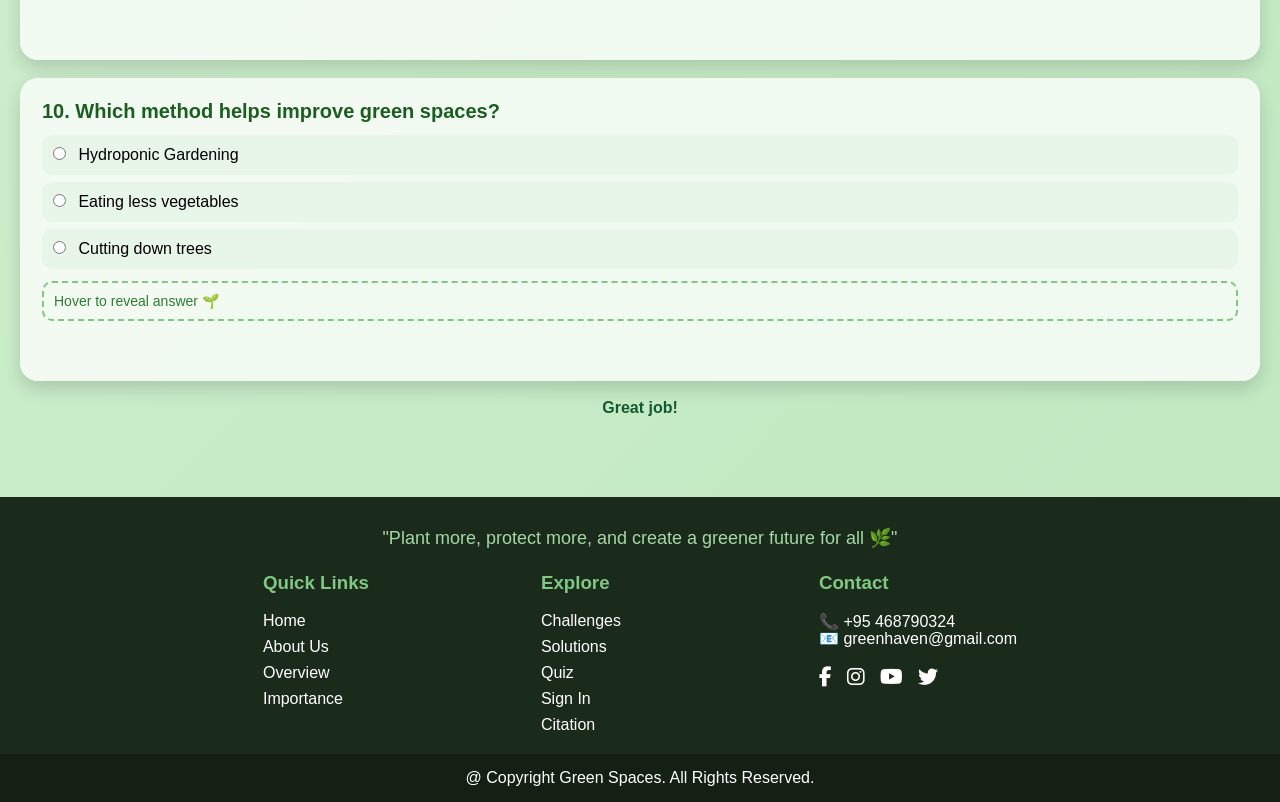
<file: pages/quiz.html>
<!DOCTYPE html>
<html lang="en">
<head>
    <meta charset="UTF-8">
    <meta name="viewport" content="width=device-width, initial-scale=1.0">
    <title>Quiz</title>
    <link rel="stylesheet" href="../index2.css">
    <link rel="icon" href="../media/favicon.ico">
    <link rel="stylesheet"
href="https://cdnjs.cloudflare.com/ajax/libs/font-awesome/6.5.1/css/all.min.css">
</head>
<body>
<nav class="navbar">
        <a href="../index.html" class="logo">
            <img src="../media/greenhaven1.png" alt="logo">
            <span>Green Spaces</span>
        </a>

        <div class="navlinks">
            <a href="../index.html">Home</a>
            <a href="aboutus.html">About Us</a>

            <div class="dropdown">
                <button class="drop">Information</button>
                <div class="dropdowncontent">
                    <a href="overview.html">Overview</a>
                    <a href="importance.html">Importance</a>
                    <a href="challenges.html">Challenges</a>
                    <a href="solutions.html">Solutions</a>
                </div>
            </div>

            <a href="quiz.html">Quiz</a>
            <a href="signin.html">Sign in</a>
        </div>
</nav>

<div class="introBanner">

    <div class="introLeft">
        🌍
    </div>

    <div class="introRight">

        <h2>Welcome to Eco Quiz</h2>

        <p class="sub">
            Test your knowledge about green spaces and smart environment solutions.
        </p>

        <div class="rules">
            <div>✔ Choose one answer per question</div>
            <div>✔ Hover to reveal correct answers</div>
            <div>✔ Learn while playing 🌱</div>
        </div>

    </div>

</div>
<div class="qwrap">

    <div class="qhead">
        <h1>🌿 Eco Quiz</h1>
        <p>Test your green knowledge</p>
    </div>

    <div class="qcard">
        <div class="qtxt">1. What are green spaces?</div>

        <label class="opt"><input type="radio" name="q1"> A place that is painted green</label>
        <label class="opt"><input type="radio" name="q1"> A place surrounded by trees</label>
        <label class="opt"><input type="radio" name="q1"> A scientific term</label>

        <div class="hint">Hover to reveal answer 🌱</div>
        <div class="ans">✔️ Correct: A place surrounded by trees</div>
    </div>

    <div class="qcard">
        <div class="qtxt">2. Which of the following is not included in green spaces' benefits?</div>

        <label class="opt"><input type="radio" name="q2"> Reduced crimes</label>
        <label class="opt"><input type="radio" name="q2"> Mental Well-being</label>
        <label class="opt"><input type="radio" name="q2"> Social activities</label>

        <div class="hint">Hover to reveal answer 🌱</div>
        <div class="ans">✔️ Correct: reduced crimes</div>
    </div>

    <div class="qcard">
        <div class="qtxt">3. Without green spaces?</div>

        <label class="opt"><input type="radio" name="q3"> Urban heat increases</label>
        <label class="opt"><input type="radio" name="q3"> Air becomes cleaner</label>
        <label class="opt"><input type="radio" name="q3"> Flooding decreases</label>

        <div class="hint">Hover to reveal answer 🌱</div>
        <div class="ans">✔️ Correct: Urban heat increases</div>
    </div>
    
    <div class="qcard">
        <div class="qtxt"> 4. Which of the following is least likely to improve biodiversity in an urban green space?</div>

        <label class="opt"><input type="radio" name="q3"> Native plant species</label>
        <label class="opt"><input type="radio" name="q3"> Pollinator gardens</label>
        <label class="opt"><input type="radio" name="q3"> Large paved concrete areas</label>

        <div class="hint">Hover to reveal answer 🌱</div>
        <div class="ans">✔️ Correct: Large paved concrete areas</div>
    </div>

    <div class="qcard">
        <div class="qtxt">5. The “lungs of the city” metaphor most commonly refers to:</div>

        <label class="opt"><input type="radio" name="q3"> Airports</label>
        <label class="opt"><input type="radio" name="q3"> Green spaces and parks</label>
        <label class="opt"><input type="radio" name="q3"> Industrial districts</label>

        <div class="hint">Hover to reveal answer 🌱</div>
        <div class="ans">✔️ Correct: Green spaces and parks</div>
    </div>

    <div class="qcard">
        <div class="qtxt">6. Singapore is internationally known for its urban greening strategy and is often nicknamed:</div>

        <label class="opt"><input type="radio" name="q3">  The Crystal Metropolis</label>
        <label class="opt"><input type="radio" name="q3"> The Emerald Fortress</label>
        <label class="opt"><input type="radio" name="q3"> The Garden City</label>

        <div class="hint">Hover to reveal answer 🌱</div>
        <div class="ans">✔️ Correct: The Garden City</div>
    </div>

    <div class="qcard">
        <div class="qtxt">7. Which gas do trees in green spaces primarily absorb during photosynthesis?</div>

        <label class="opt"><input type="radio" name="q3"> Nitrogen</label>
        <label class="opt"><input type="radio" name="q3"> Carbon dioxide</label>
        <label class="opt"><input type="radio" name="q3"> Oxygen</label>

        <div class="hint">Hover to reveal answer 🌱</div>
        <div class="ans">✔️ Correct: Carbon dioxide</div>
    </div>

    <div class="qcard">
        <div class="qtxt">8. What kind of materials harm the environment?</div>

        <label class="opt"><input type="radio" name="q3"> Plastic</label>
        <label class="opt"><input type="radio" name="q3"> Gold</label>
        <label class="opt"><input type="radio" name="q3"> Bamboo</label>

        <div class="hint">Hover to reveal answer 🌱</div>
        <div class="ans">✔️ Correct: plastic</div>
    </div>

    <div class="qcard">
        <div class="qtxt">9. Where do we use vertical gardening?</div>

        <label class="opt"><input type="radio" name="q3"> An open countryside</label>
        <label class="opt"><input type="radio" name="q3"> Cities with infrastructure </label>
        <label class="opt"><input type="radio" name="q3"> Savannah </label>

        <div class="hint">Hover to reveal answer 🌱</div>
        <div class="ans">✔️ Correct: Cities with infrastructure</div>
    </div>

    <div class="qcard">
        <div class="qtxt">10. Which method helps improve green spaces?</div>

        <label class="opt"><input type="radio" name="q3"> Hydroponic Gardening</label>
        <label class="opt"><input type="radio" name="q3"> Eating less vegetables</label>
        <label class="opt"><input type="radio" name="q3"> Cutting down trees</label>

        <div class="hint">Hover to reveal answer 🌱</div>
        <div class="ans">✔️ Correct: Hydroponic Gardening</div>
    </div>

    <div class="qfoot">
         Great job!
    </div>
</div>
<footer class="footer">

  <!-- QUOTE -->
  <div id="quote">
    <p>"Plant more, protect more, and create a greener future for all 🌿"</p>
  </div>

  <!-- FOOTER CONTENT -->
  <div class="footer-container">

    <!-- QUICK LINKS -->
    <div class="footer-section">
      <h3>Quick Links</h3>
      <a href="../index.html">Home</a>
      <a href="aboutus.html">About Us</a>
      <a href="overview.html">Overview</a>
      <a href="importance.html">Importance</a>
    </div>

    <!-- EXPLORE -->
    <div class="footer-section">
      <h3>Explore</h3>
      <a href="challenges.html">Challenges</a>
      <a href="solutions.html">Solutions</a>
      <a href="quiz.html">Quiz</a>
      <a href="signin.html">Sign In</a>
      <a href="../GreenSpaces.docx">Citation</a>
    </div>

    <!-- CONTACT -->
  <div class="footer-section">
      <h3>Contact</h3>
      <p>📞 +95 468790324</p>
      <p class="footer-email">📧 greenhaven@gmail.com</p>
       <div class="social-icons">

            <a href="https://www.facebook.com/" target="_blank">

                <i class="fab fa-facebook-f"></i>

            </a>

            <a href="https://www.instagram.com/" target="_blank">

                <i class="fab fa-instagram"></i>

            </a>

            <a href="https://www.youtube.com/" target="_blank">

                <i class="fab fa-youtube"></i>

            </a>

            <a href="https://twitter.com/" target="_blank">

                <i class="fab fa-twitter"></i>
            </a>
        </div>

  </div>

  <!-- BOTTOM -->
  <div class="footer-bottom">
    <p>@ Copyright Green Spaces. All Rights Reserved. </p>
  </div>

</footer>
</body>
</html>
</file>
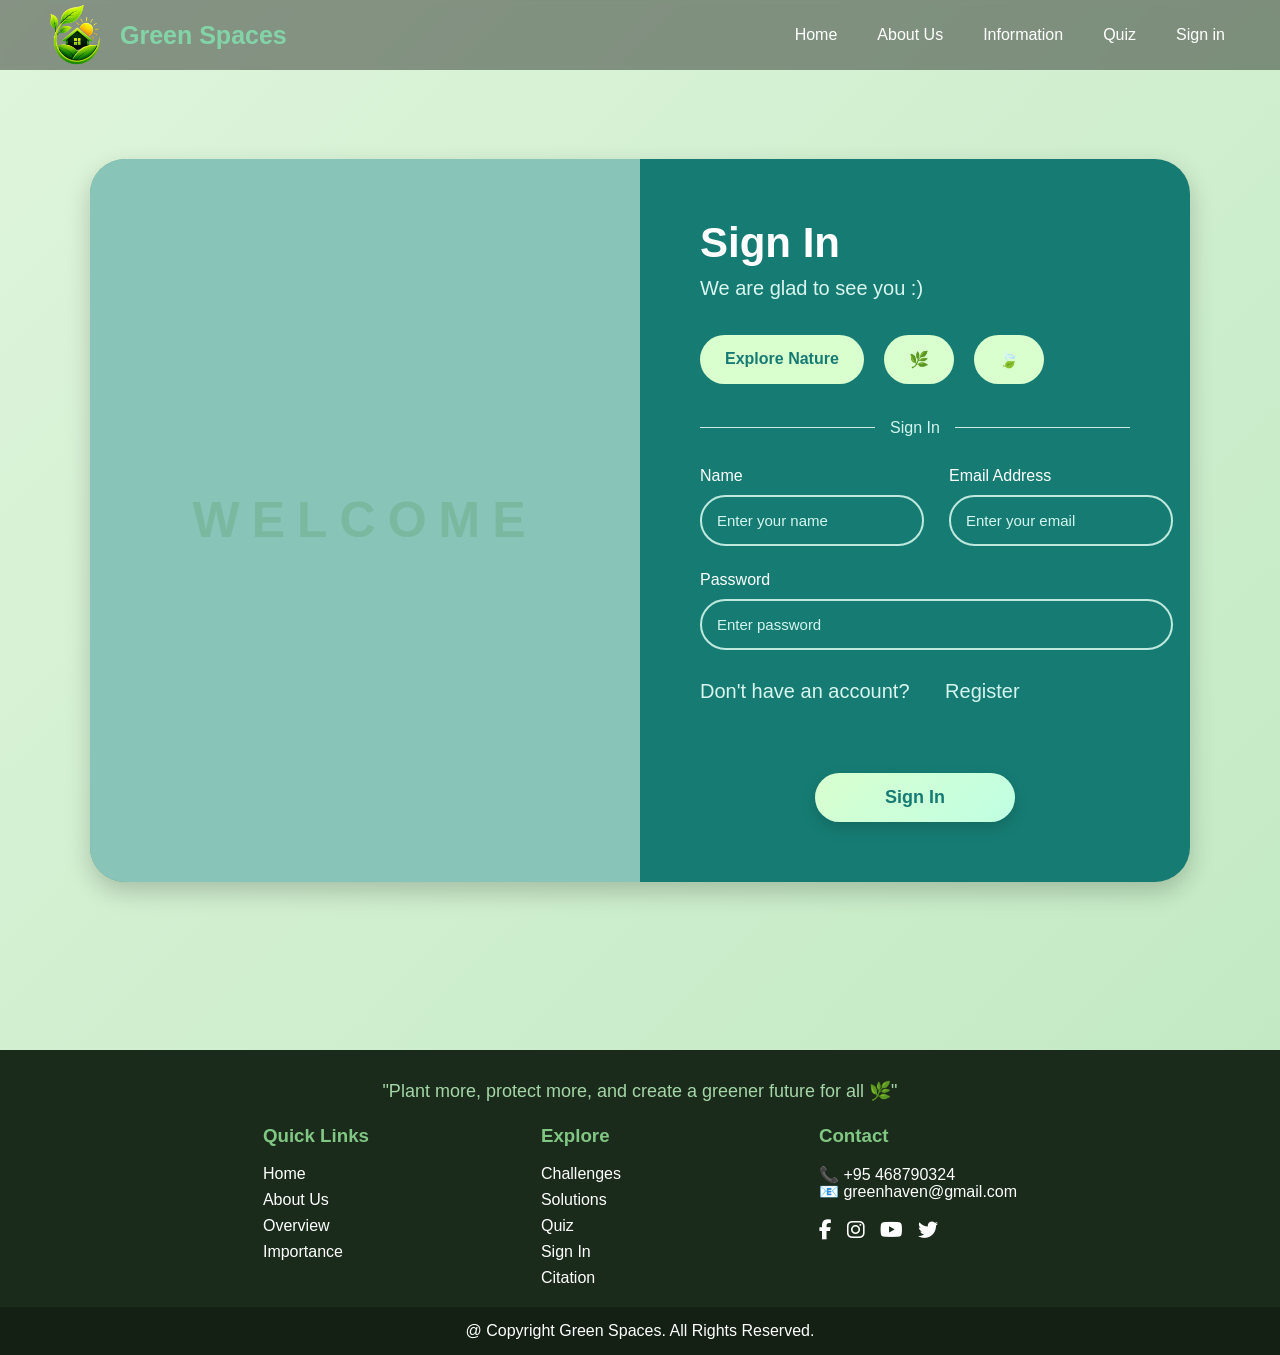
<file: pages/signin.html>
<!DOCTYPE html>
<html lang="en">
<head>
    <meta charset="UTF-8">
    <meta name="viewport" content="width=device-width, initial-scale=1.0">
    <title>Sign In</title>
    <link rel="stylesheet" href="../index2.css">
    <link rel="icon" href="../media/favicon.ico">
    <link rel="stylesheet"
    href="https://cdnjs.cloudflare.com/ajax/libs/font-awesome/6.5.1/css/all.min.css">
</head>

<body>
<nav class="navbar">
        <a href="index.html" class="logo">
            <img src="../media/greenhaven1.png" alt="logo">
            <span>Green Spaces</span>
        </a>

        <div class="navlinks">
            <a href="../index.html">Home</a>
            <a href="aboutus.html">About Us</a>

            <div class="dropdown">
                <button class="drop">Information</button>
                <div class="dropdowncontent">
                    <a href="overview.html">Overview</a>
                    <a href="importance.html">Importance</a>
                    <a href="challenges.html">Challenges</a>
                    <a href="solutions.html">Solutions</a>
                </div>
            </div>

            <a href="quiz.html">Quiz</a>
            <a href="signin.html">Sign in</a>
        </div>
</nav>
<div class="gs-auth-wrap">

    <div class="gs-auth-box">
        <div class="gs-auth-left">

            <div class="gs-auth-overlay">
                <div class="gs-auth-welcome">
                    WELCOME
                </div>
            </div>

        </div>
        <form class="gs-auth-right" action="signin3.html" method="get">

            <h1>Sign In</h1>
            <p>We are glad to see you :)</p>

            <div class="gs-auth-social">
                <button type="button">Explore Nature</button>
                <button type="button">🌿</button>
                <button type="button">🍃</button>
            </div>

            <div class="gs-auth-line">
                <hr>
                <span>Sign In</span>
                <hr>
            </div>

            <div class="gs-auth-form">

                <div class="gs-auth-input">
                    <label>Name</label>
                    <input type="text" placeholder="Enter your name" required>
                </div>

                <div class="gs-auth-input">
                    <label>Email Address</label>
                    <input type="email" placeholder="Enter your email" required>
                </div>

                <div class="gs-auth-input gs-auth-wide">
                    <label>Password</label>
                    <input type="password" placeholder="Enter password" required>
                </div>

            </div>

            <div class="gs-auth-switch">
                <p>Don't have an account?
                    <a href="signup.html" class="signup1">Register</a>
                </p>
            </div>

            <div class="gs-auth-main-btn">
                <button type="submit">Sign In</button>
            </div>

        </form>

    </div>
</div>

<footer class="footer">

  <!-- QUOTE -->
  <div id="quote">
    <p>"Plant more, protect more, and create a greener future for all 🌿"</p>
  </div>

  <!-- FOOTER CONTENT -->
  <div class="footer-container">

    <!-- QUICK LINKS -->
    <div class="footer-section">
      <h3>Quick Links</h3>
      <a href="../index.html">Home</a>
      <a href="aboutus.html">About Us</a>
      <a href="overview.html">Overview</a>
      <a href="importance.html">Importance</a>
    </div>

    <!-- EXPLORE -->
    <div class="footer-section">
      <h3>Explore</h3>
      <a href="challenges.html">Challenges</a>
      <a href="solutions.html">Solutions</a>
      <a href="quiz.html">Quiz</a>
      <a href="signin.html">Sign In</a>
      <a href="../GreenSpaces.docx">Citation</a>
    </div>

    <!-- CONTACT -->
  <div class="footer-section">
      <h3>Contact</h3>
      <p>📞 +95 468790324</p>
      <p class="footer-email">📧 greenhaven@gmail.com</p>
       <div class="social-icons">

            <a href="https://www.facebook.com/" target="_blank">

                <i class="fab fa-facebook-f"></i>

            </a>

            <a href="https://www.instagram.com/" target="_blank">

                <i class="fab fa-instagram"></i>

            </a>

            <a href="https://www.youtube.com/" target="_blank">

                <i class="fab fa-youtube"></i>

            </a>

            <a href="https://twitter.com/" target="_blank">

                <i class="fab fa-twitter"></i>
            </a>
        </div>

  </div>

  <!-- BOTTOM -->
  <div class="footer-bottom">
    <p>@ Copyright Green Spaces. All Rights Reserved. </p>
  </div>

</footer>

</body>
</html>
</file>
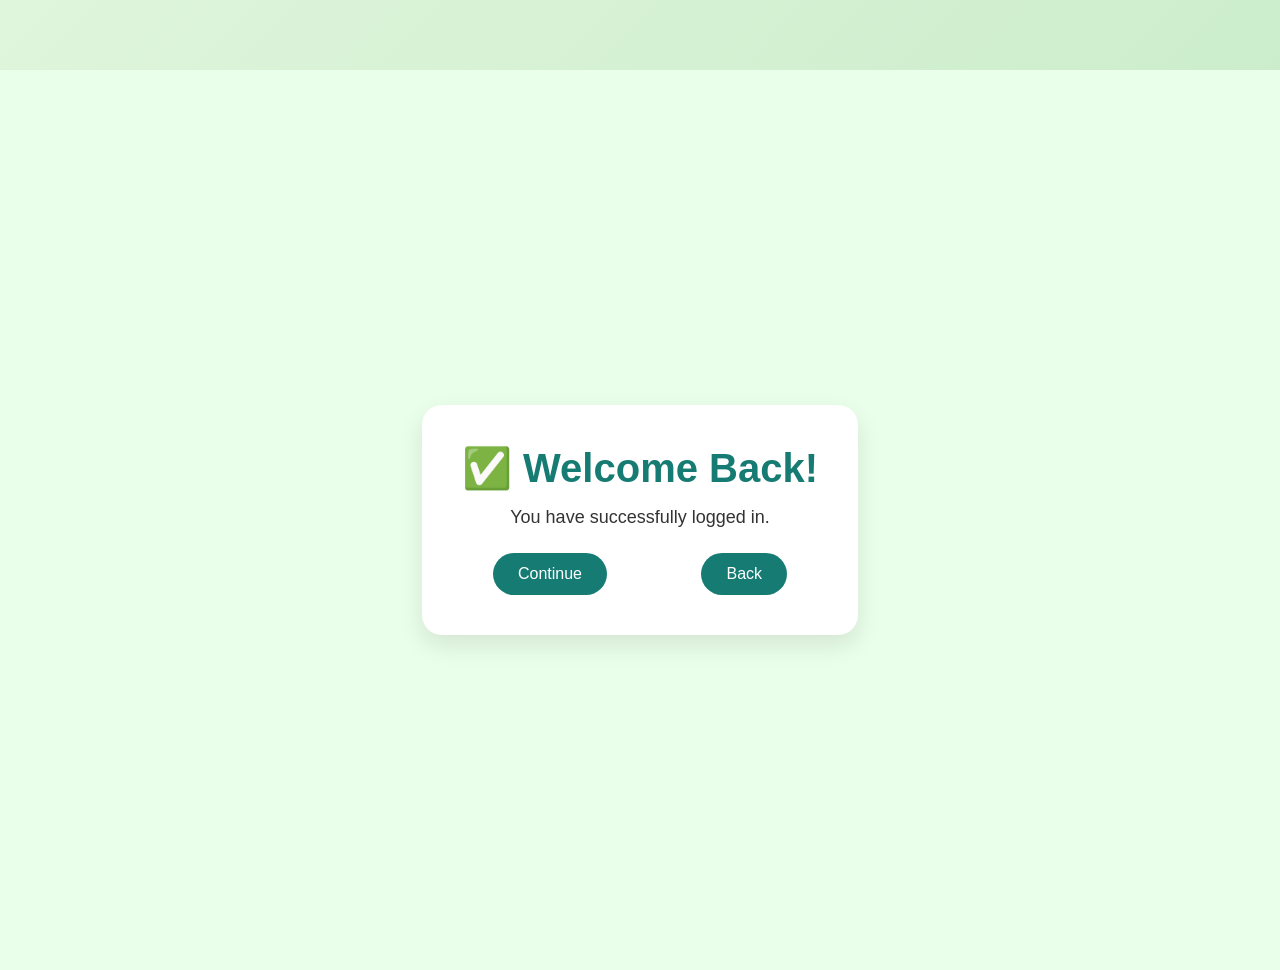
<file: pages/signin3.html>
<!DOCTYPE html>
<html lang="en">
<head>
<meta charset="UTF-8">
<title>Login Success</title>
<link rel="stylesheet" href="../index2.css">
<link rel="icon" href="../media/favicon.ico">
</head>

<body>

<div class="tyWrap">
  <div class="tyCard">

    <h1 class="tyTitle">✅ Welcome Back!</h1>
    <p class="tyText">You have successfully logged in.</p>

    <a class="tyBtn" href="quiz.html">Continue</a>
    <a id="tyBtn1" class="tyBtn" href="signin.html">Back</a>

  </div>
</div>

</body>
</html>
</file>
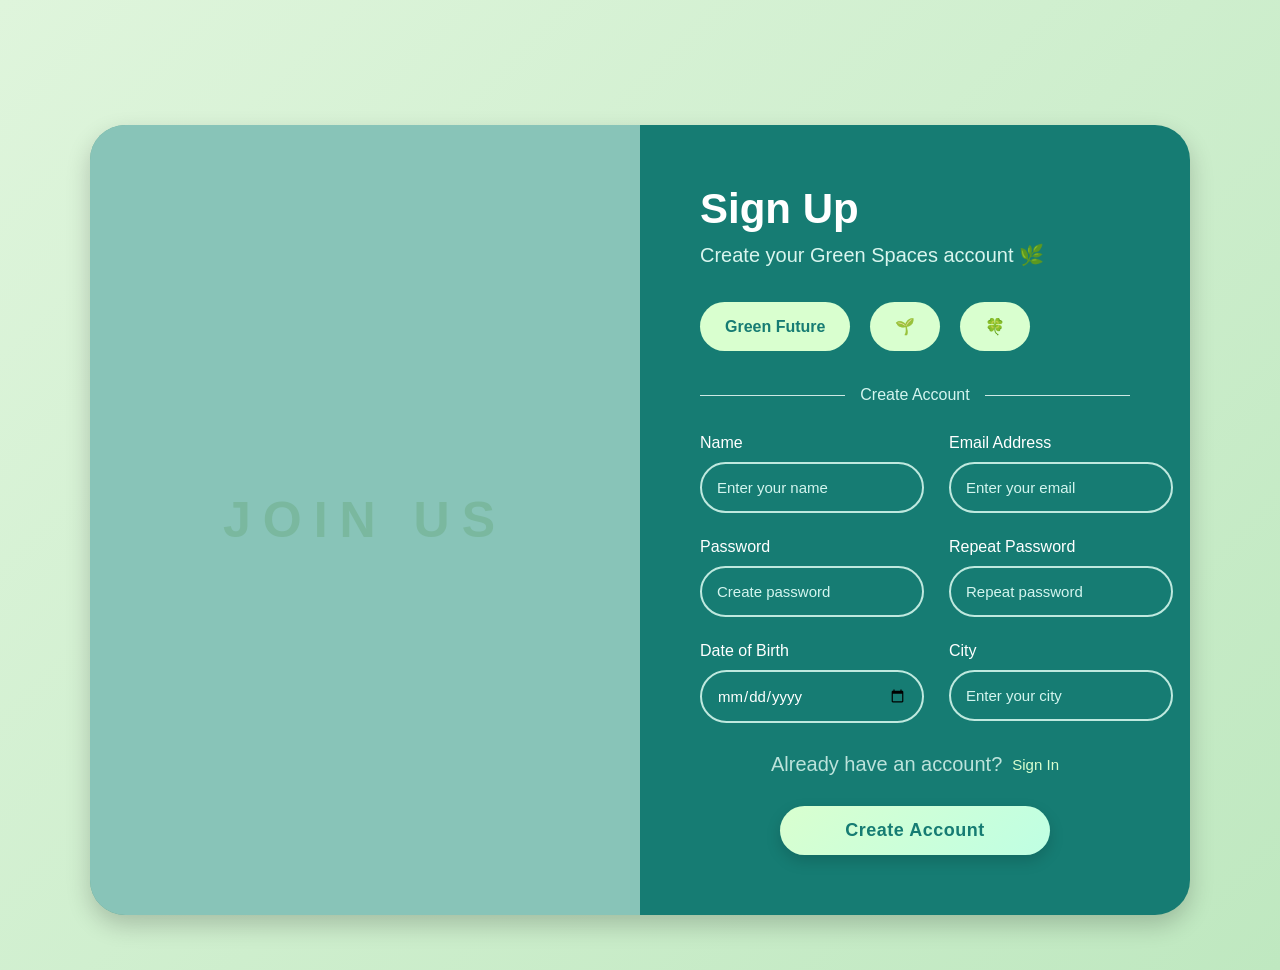
<file: pages/signup.html>
<!DOCTYPE html>
<html lang="en">
<head>
    <meta charset="UTF-8">
    <meta name="viewport" content="width=device-width, initial-scale=1.0">
    <title>Sign Up</title>

    <link rel="stylesheet" href="../index2.css">
    <link rel="icon" href="../media/favicon.ico">
    <link rel="stylesheet"
    href="https://cdnjs.cloudflare.com/ajax/libs/font-awesome/6.5.1/css/all.min.css">
</head>

<body>

<div class="gs-sign-wrap">

    <div class="gs-sign-box">

        <!-- LEFT -->
        <div class="gs-sign-left">
            <div class="gs-sign-overlay">
                <div class="gs-sign-welcome">
                    JOIN US
                </div>
            </div>
        </div>

        <!-- RIGHT -->

        <form class="gs-sign-right">

            <h1>Sign Up</h1>
            <p>Create your Green Spaces account 🌿</p>

            <div class="gs-sign-social">
                <button type="button">Green Future</button>
                <button type="button">🌱</button>
                <button type="button">🍀</button>
            </div>

            <div class="gs-sign-line">
                <hr>
                <span>Create Account</span>
                <hr>
            </div>

            <div class="gs-sign-form">

                <div class="gs-sign-input">
                    <label>Name</label>
                    <input type="text" id="name" required placeholder="Enter your name">
                </div>

                <div class="gs-sign-input">
                    <label>Email Address</label>
                    <input type="email" id="email" required placeholder="Enter your email">
                </div>

                <div class="gs-sign-input">
                    <label>Password</label>
                    <input type="password" id="password" required placeholder="Create password">
                </div>

                <div class="gs-sign-input">
                    <label>Repeat Password</label>
                    <input type="password" id="repeatPassword" required placeholder="Repeat password">
                </div>

                <div class="gs-sign-input">
                    <label>Date of Birth</label>
                    <input type="date" id="dob" required>
                </div>

                <div class="gs-sign-input">
                    <label>City</label>
                    <input type="text" id="city" required placeholder="Enter your city">
                </div>

            </div>

            <!-- SWITCH -->
            <div class="gs-sign-switch">
                <p>Already have an account?</p>
                <a href="signin.html">Sign In</a>
            </div>

            <!-- BUTTON -->
            <div class="gs-sign-main-btn">
                <button type="submit">Create Account</button>
            </div>

        </form>

    </div>

</div>

</body>
</html>
</file>
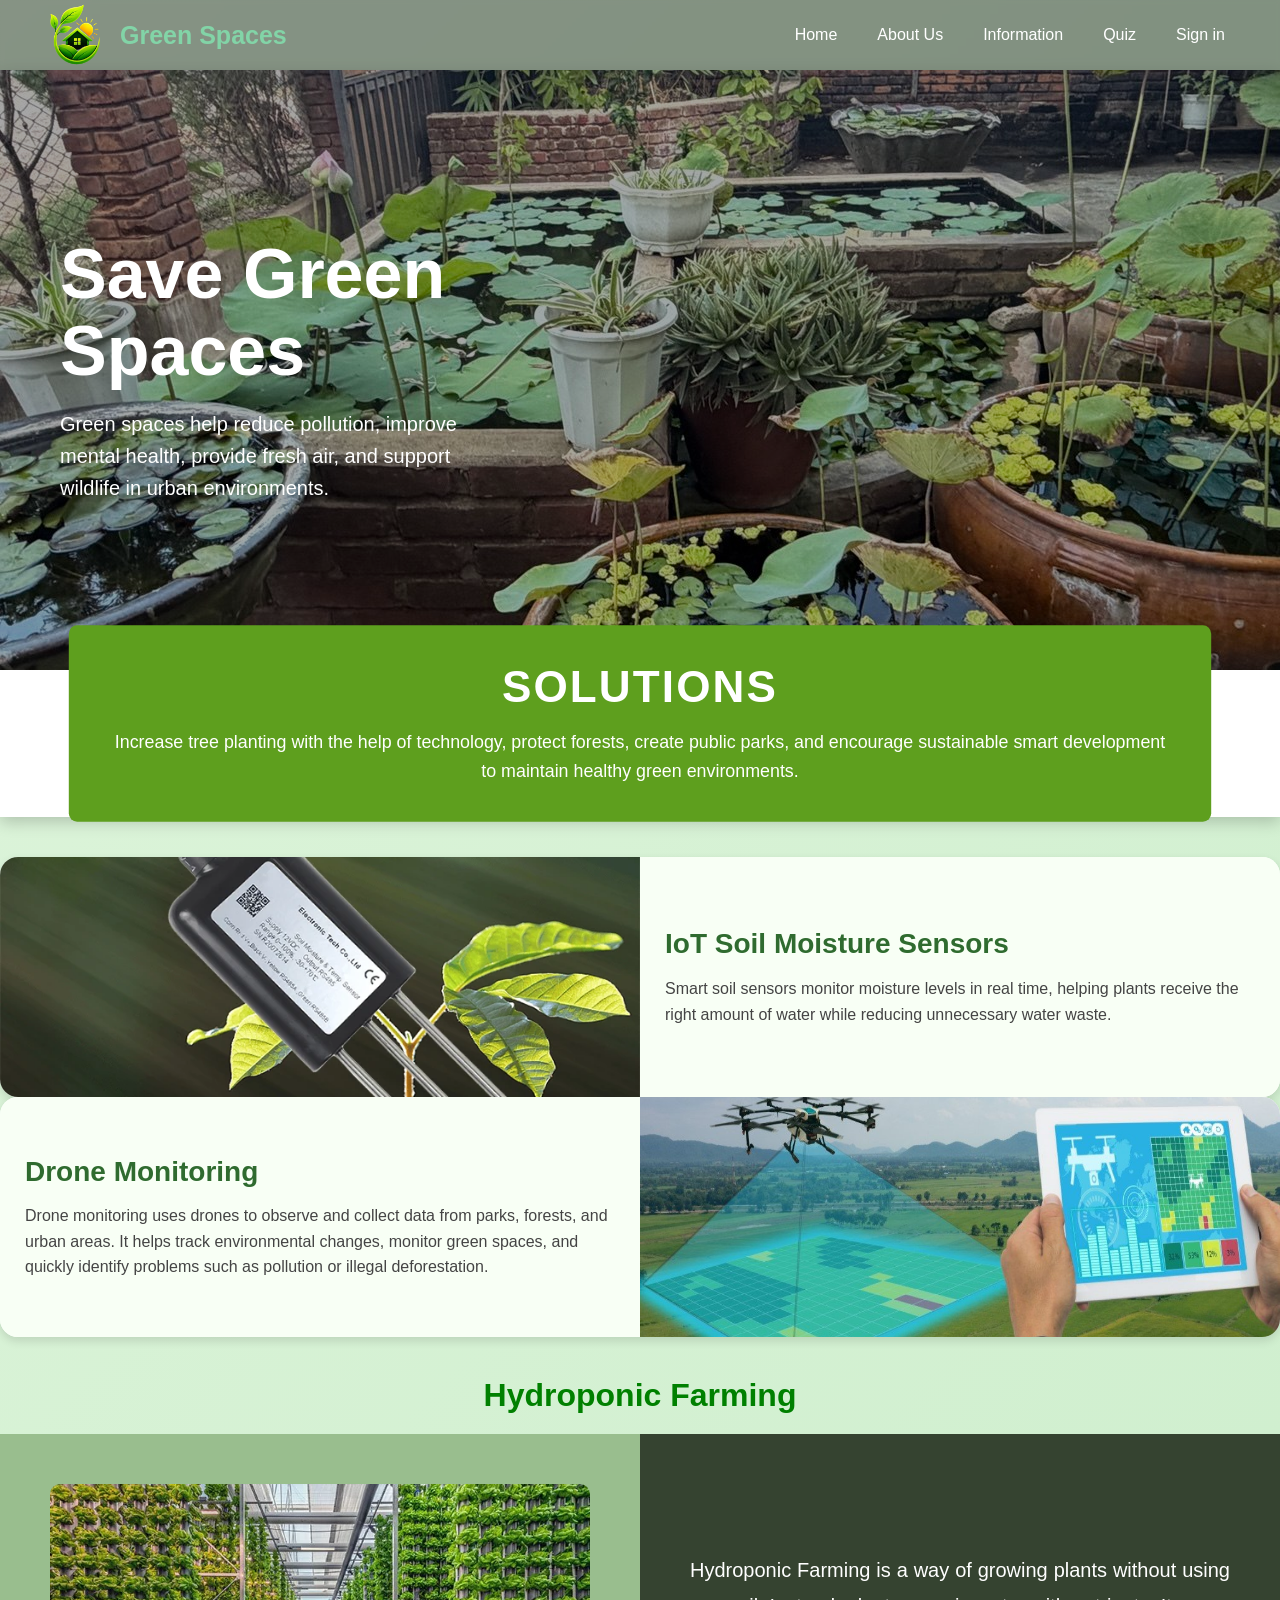
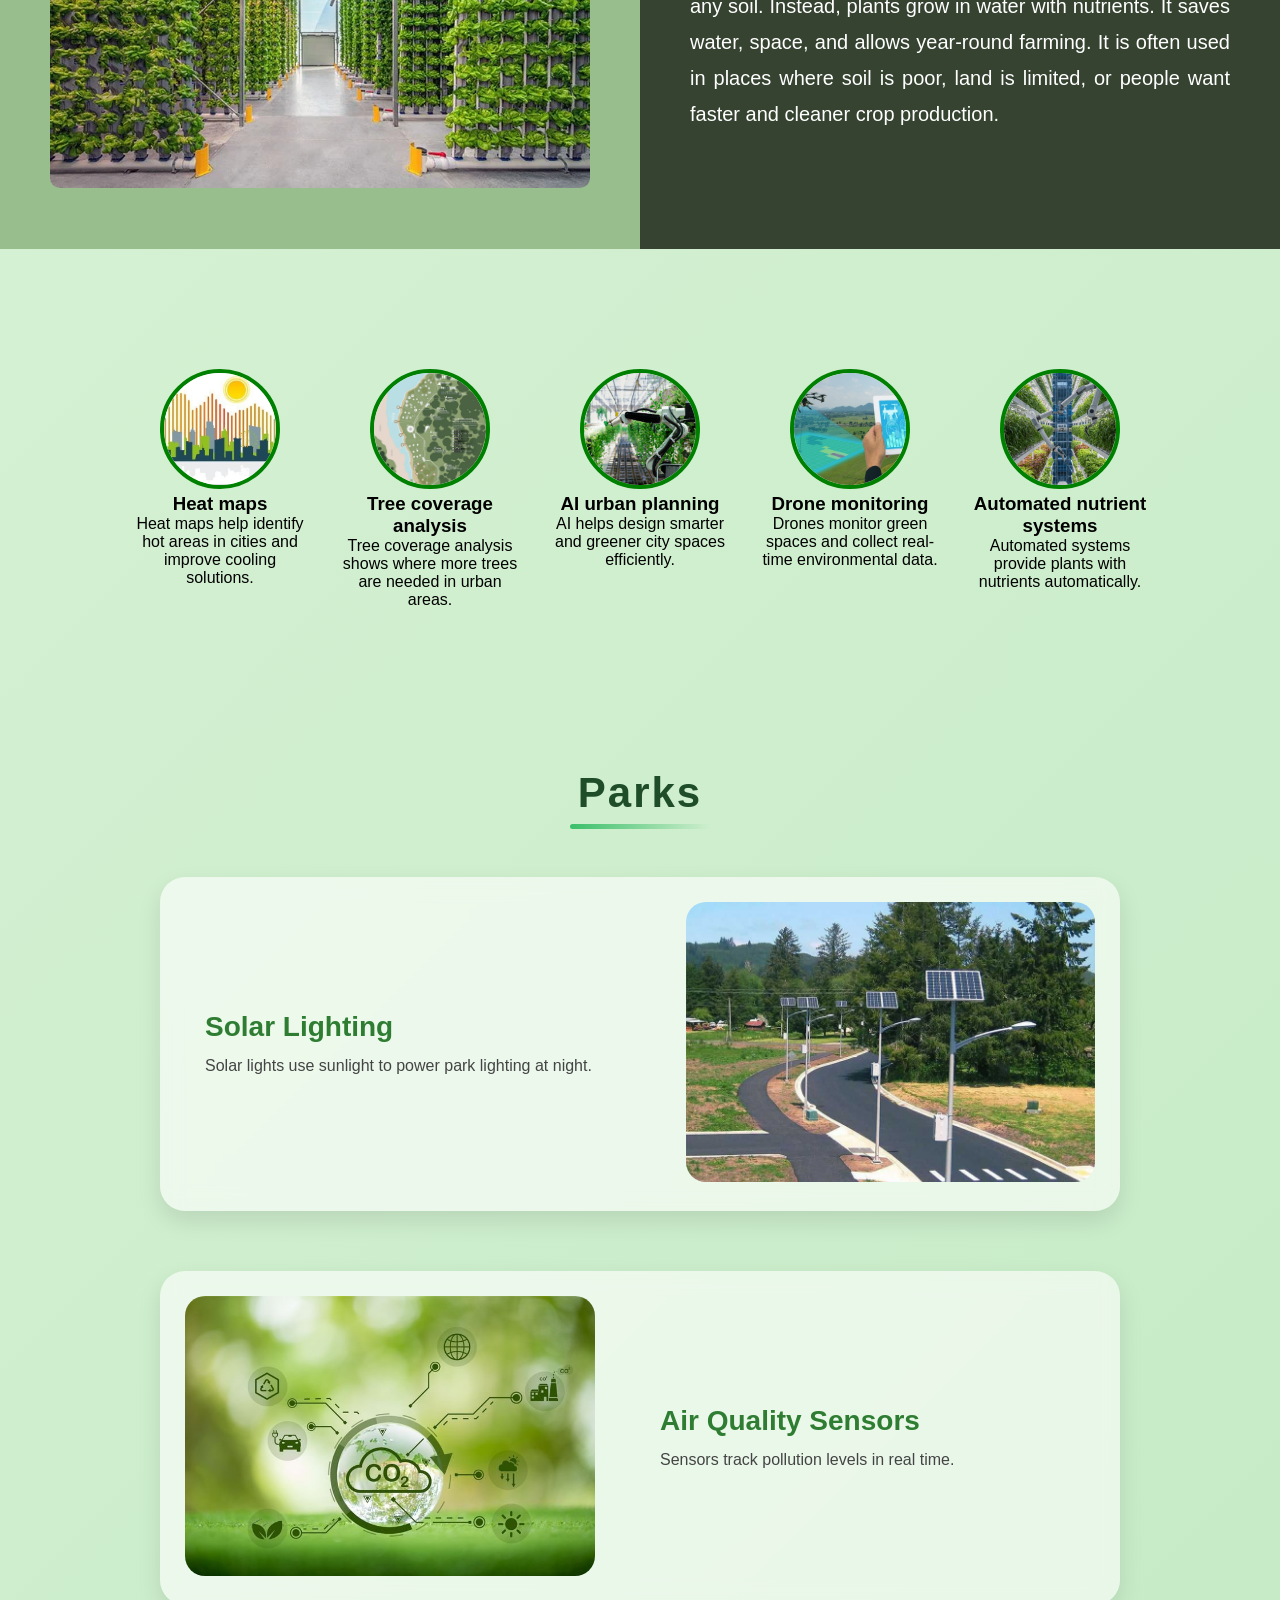
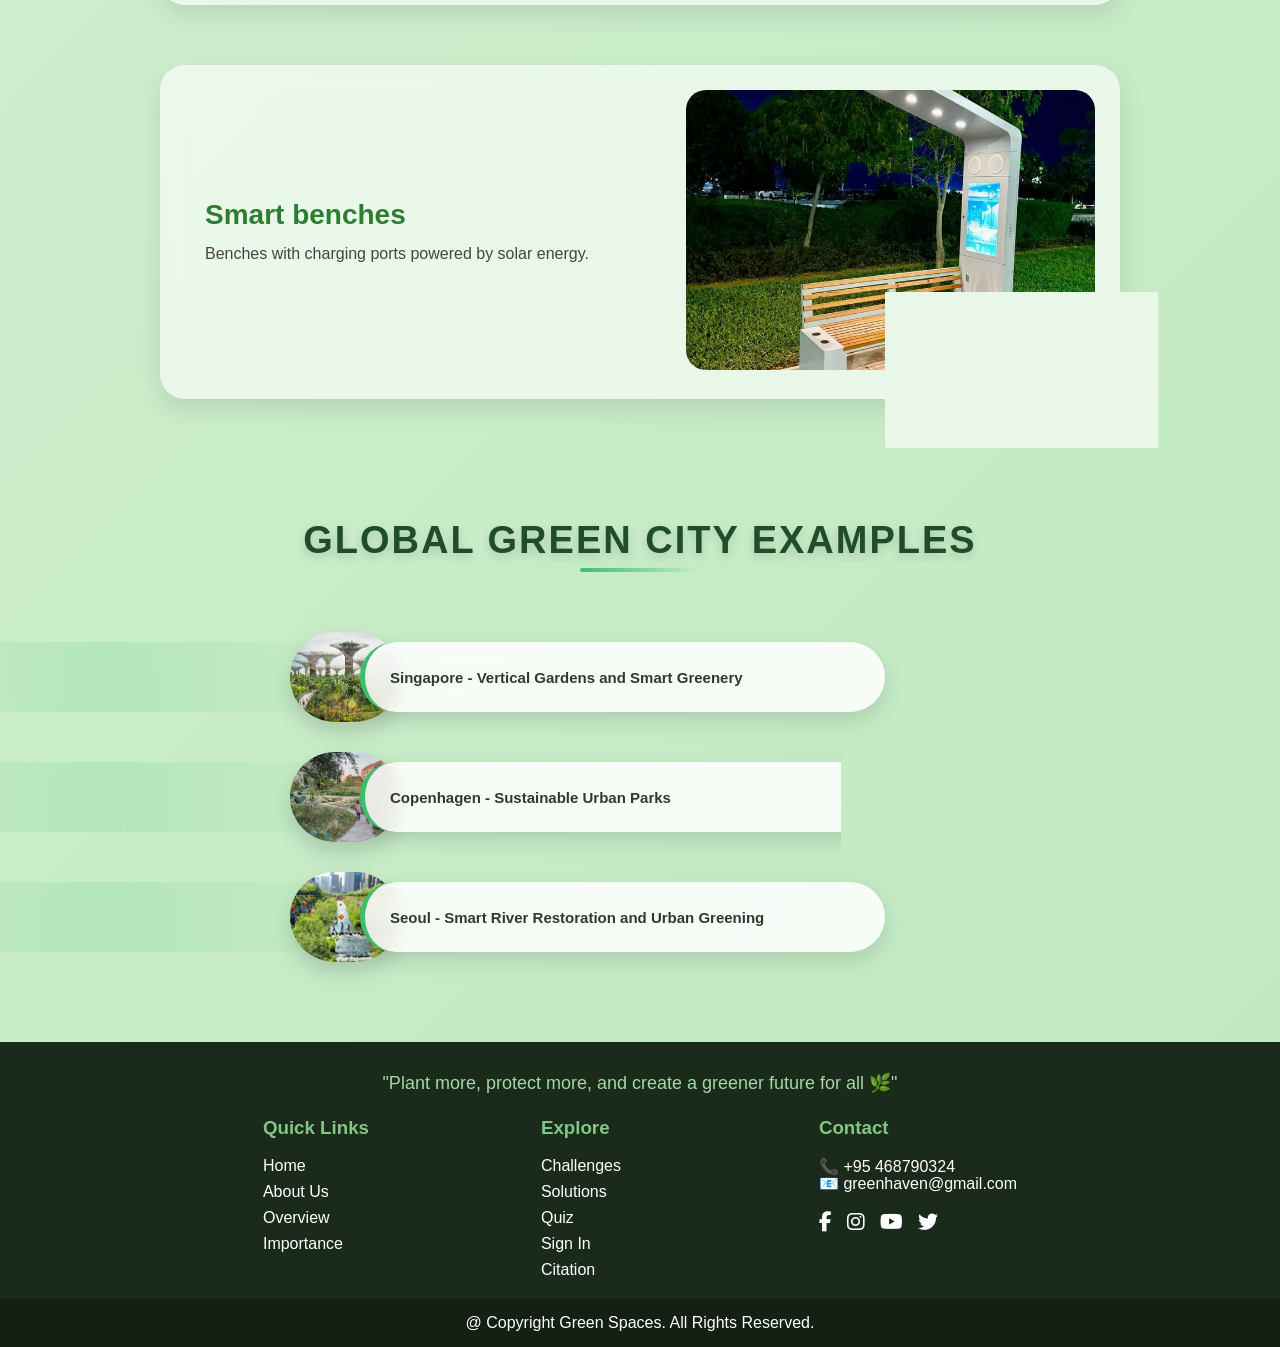
<file: pages/solutions.html>
<!DOCTYPE html>
<html lang="en">
<head>
    <meta charset="UTF-8">
    <meta name="viewport" content="width=device-width, initial-scale=1.0">
    <title>Solutions</title>
    <link rel="icon" href="../media/favicon.ico">
    <link rel="stylesheet" href="../index2.css">
    <link rel="stylesheet"
href="https://cdnjs.cloudflare.com/ajax/libs/font-awesome/6.5.1/css/all.min.css">
</head>
<body>
    <nav class="navbar">
        <a href="index.html" class="logo">
            <img src="../media/greenhaven1.png" alt="logo">
            <span>Green Spaces</span>
        </a>

        <div class="navlinks">
            <a href="../index.html">Home</a>
            <a href="aboutus.html">About Us</a>

            <div class="dropdown">
                <button class="drop">Information</button>
                <div class="dropdowncontent">
                    <a href="overview.html">Overview</a>
                    <a href="importance.html">Importance</a>
                    <a href="challenges.html">Challenges</a>
                    <a href="solutions.html">Solutions</a>
                </div>
            </div>

            <a href="quiz.html">Quiz</a>
            <a href="signin.html">Sign in</a>
        </div>
    </nav>
    <div class="eco-layout-frame">

    <div class="eco-nature-section">

        <div class="eco-shadow-layer"></div>

        <div class="eco-message-box">

            <h1 class="eco-main-title">
                Save Green Spaces
            </h1>

            <p class="eco-info-text">
                Green spaces help reduce pollution, improve mental health,
                provide fresh air, and support wildlife in urban environments.
            </p>

        </div>

    </div>

    <div class="eco-solution-area">

        <h2 class="eco-solution-heading">
            SOLUTIONS
        </h2>

        <p class="eco-solution-text">
            Increase tree planting with the help of technology, protect forests,
            create public parks, and encourage sustainable smart
            development to maintain healthy green environments.
        </p>

    </div>
</div>
<div class="green-tech-layout">

    <!-- CARD 1 -->
    <div class="green-tech-card">

        <div class="green-tech-image moisture-sensor-img"></div>

        <div class="green-tech-content">

            <h2 class="green-tech-title">
                IoT Soil Moisture Sensors
            </h2>

            <p class="green-tech-description">
                Smart soil sensors monitor moisture levels in real time,
                helping plants receive the right amount of water while
                reducing unnecessary water waste.
            </p>

        </div>

    </div>

    <!-- CARD 2 -->
    <div class="green-tech-card">

        <div class="green-tech-content">

            <h2 class="green-tech-title">
                Drone Monitoring
            </h2>

            <p class="green-tech-description">
                Drone monitoring uses drones to observe and collect data from parks, forests, and urban areas. It helps track environmental changes, monitor green spaces, and quickly identify problems such as pollution or illegal deforestation.
            </p>

        </div>

        <div class="green-tech-image drone-monitoring-img"></div>

    </div>

<div class="hydro-wrapper">
    <h1 class="hydro-title">Hydroponic Farming</h1>

    <div class="hydro-row">
        <div class="hydro-image">
            <img src="../media/hydroponic.webp" alt="card2">
        </div>

        <div class="hydro-text">
            <p>
                Hydroponic Farming is a way of growing plants without using any soil.
                Instead, plants grow in water with nutrients. It saves water, space,
                and allows year-round farming. It is often used in places where soil is poor, land is limited, or people want faster and cleaner crop production.
            </p>
        </div>
    </div>
</div>

<div class="card-wrap">
    <div class="eco-card c1">
        <img src="../media/heatmaps.jpg">
        <h3>Heat maps</h3>
        <p>Heat maps help identify hot areas in cities and improve cooling solutions.</p>
    </div>

    <div class="eco-card c2">
        <img src="../media/coverage.jpg">
        <h3>Tree coverage analysis</h3>
        <p>Tree coverage analysis shows where more trees are needed in urban areas.</p>
    </div>

    <div class="eco-card c3">
        <img src="../media/ai.jpg">
        <h3>AI urban planning</h3>
        <p>AI helps design smarter and greener city spaces efficiently.</p>
    </div>

    <div class="eco-card c4">
        <img src="../media/drone.jpg">
        <h3>Drone monitoring</h3>
        <p>Drones monitor green spaces and collect real-time environmental data.</p>
    </div>

    <div class="eco-card c5">
        <img src="../media/nutrients.jpg">
        <h3>Automated nutrient systems</h3>
        <p>Automated systems provide plants with nutrients automatically.</p>
    </div>
</div>

<div class="park-wrap">
    <h1 class="park-title">Parks</h1>

    <div class="park-row">
        <div class="park-text">
            <h2>Solar Lighting</h2>
            <p>Solar lights use sunlight to power park lighting at night.</p>
        </div>

        <div class="park-img">
            <img src="../media/solarlighting.jpg">
        </div>
    </div>

    <div class="park-row reverse">
        <div class="park-text">
            <h2>Air Quality Sensors</h2>
            <p>Sensors track pollution levels in real time.</p>
        </div>

        <div class="park-img">
            <img src="../media/airquality.jpg">
        </div>
    </div>

    <div class="park-row">
        <div class="park-text">
            <h2>Smart benches</h2>
            <p>Benches with charging ports powered by solar energy.</p>
        </div>

        <div class="park-img">
            <img src="../media/benches.jpg">
        </div>
    </div>
</div>

<div class="geo-wrap">
    <h1 class="geo-title">Global Green City Examples</h1>

  <div class="geo-item">
    <div class="geo-flag sing"></div>
    <div class="geo-card">
      <p>Singapore - Vertical Gardens and Smart Greenery</p>
    </div>
  </div>

  <div class="geo-item">
    <div class="geo-flag cop"></div>
    <div class="geo-card">
      <p>Copenhagen - Sustainable Urban Parks</p>
    </div>
  </div>

  <div class="geo-item">
    <div class="geo-flag seo"></div>
    <div class="geo-card">
      <p>Seoul - Smart River Restoration and Urban Greening</p>
    </div>
  </div>

</div>

<footer class="footer">

  <!-- QUOTE -->
  <div id="quote">
    <p>"Plant more, protect more, and create a greener future for all 🌿"</p>
  </div>

  <!-- FOOTER CONTENT -->
  <div class="footer-container">

    <!-- QUICK LINKS -->
    <div class="footer-section">
      <h3>Quick Links</h3>
      <a href="../index.html">Home</a>
      <a href="aboutus.html">About Us</a>
      <a href="overview.html">Overview</a>
      <a href="importance.html">Importance</a>
    </div>

    <!-- EXPLORE -->
    <div class="footer-section">
      <h3>Explore</h3>
      <a href="challenges.html">Challenges</a>
      <a href="solutions.html">Solutions</a>
      <a href="quiz.html">Quiz</a>
      <a href="signin.html">Sign In</a>
      <a href="../GreenSpaces.docx">Citation</a>
    </div>

    <!-- CONTACT -->
  <div class="footer-section">
      <h3>Contact</h3>
      <p>📞 +95 468790324</p>
      <p class="footer-email">📧 greenhaven@gmail.com</p>
       <div class="social-icons">

            <a href="https://www.facebook.com/" target="_blank">

                <i class="fab fa-facebook-f"></i>

            </a>

            <a href="https://www.instagram.com/" target="_blank">

                <i class="fab fa-instagram"></i>

            </a>

            <a href="https://www.youtube.com/" target="_blank">

                <i class="fab fa-youtube"></i>

            </a>

            <a href="https://twitter.com/" target="_blank">

                <i class="fab fa-twitter"></i>
            </a>
        </div>

  </div>

  <!-- BOTTOM -->
  <div class="footer-bottom">
    <p>@ Copyright Green Spaces. All Rights Reserved. </p>
  </div>

</footer>
</body>
</html>
</file>
<file: index.css>
.body1{
    background: linear-gradient(45deg, rgb(204, 255, 212), rgb(80, 118, 78)); 
    box-sizing: border-box;
    margin: 0;
    padding-top: 70px;
}
.navbar{
    position: fixed;
    top: 0;
    left: 0;
    width: 100%;
    z-index: 1000;

    display: flex;
    justify-content: space-between;
    align-items: center;
    padding: 15px 40px;

    background: rgba(0, 0, 0, 0.4);
    backdrop-filter: blur(2px);
    box-sizing: border-box;
    height: 70px;
}
.logo{
  display: flex;
  align-items: center;
  gap: 10px;
  text-decoration: none;
}
.logo img{
    height: auto;
    width: 70px;
}
.logo span{
  font-size: 25px;
  font-weight: bold;
  color: #82d4a7;
  /* height: auto; */
}

.navlinks {
    display: flex;
    align-items: center;
    gap: 10px;
}

.navlinks a, .drop {
    position: relative;
    color: white;
    padding: 10px 15px;
    text-decoration: none;
    background: none;
    border: none;
    cursor: pointer;
    font-size: 16px;
    transition: all 0.35s ease;
}

/* Animated underline */
.navlinks a::after, .drop::after {
    content: "";
    position: absolute;
    left: 50%;
    bottom: 5px;
    width: 0;
    height: 2px;
    background: #66bb6a;
    transition: all 0.35s ease;
    transform: translateX(-50%);
}

/* Hover effect */
.navlinks a:hover, 
.dropdown:hover .drop {
    color: #a5d6a7;
    transform: translateY(-2px);
    text-shadow: 0 0 8px rgba(102, 187, 106, 0.8);
  font-family: "Unkempt", cursive;
  font-weight: 400;
  font-style: normal;
}


.navlinks a:hover::after, 
.dropdown:hover .drop::after {
    width: 80%;
}

.dropdown {
    position: relative;
}

.dropdowncontent {
    position: absolute;
    top: 50px;
    left: 0;
    min-width: 180px;
    background: rgba(46, 125, 50, 0.95);
    border-radius: 10px;
    overflow: hidden;

    opacity: 0;
    visibility: hidden;
    transform: translateY(15px);
    transition: all 0.35s ease;
}

.dropdown:hover .dropdowncontent {
    opacity: 1;
    visibility: visible;
    transform: translateY(0);
}

.dropdowncontent a {
    display: block;
    padding: 12px 15px;
    color: white;
    transition: all 0.3s ease;
}

.dropdowncontent a:hover {
    background: #66bb6a;
    padding-left: 22px;
    color: black;
}
.leaves {
  position: fixed;
  top: 0;
  left: 0;
  width: 100%;
  height: 100%;
  pointer-events: none;
  overflow: hidden;
  z-index: 999;
}

.leaves span {
  position: absolute;
  top: -50px;
  width: 40px;
  height: 40px;
  background-image: url('media/leaffall.png');
  background-size: cover;
  opacity: 0.85;
  animation: fall linear infinite;
}

/* Different positions + speeds */
.leaves span:nth-child(1) { left: 10%; animation-duration: 8s; animation-delay: 0s; }
.leaves span:nth-child(2) { left: 25%; animation-duration: 10s; animation-delay: 2s; }
.leaves span:nth-child(3) { left: 40%; animation-duration: 7s; animation-delay: 1s; }
.leaves span:nth-child(4) { left: 60%; animation-duration: 9s; animation-delay: 3s; }
.leaves span:nth-child(5) { left: 75%; animation-duration: 6s; animation-delay: 0.5s; }
.leaves span:nth-child(6) { left: 90%; animation-duration: 11s; animation-delay: 2.5s; }

/* Falling + drifting animation */
@keyframes fall {
  0% {
    transform: translateY(-60px) translateX(0) rotate(0deg);
  }
  50% {
    transform: translateY(50vh) translateX(40px) rotate(45deg);
  }
  100% {
    transform: translateY(110vh) translateX(-40px) rotate(90deg);
  }
}
.hero {
  height: 600px;
  position: relative;
  overflow: hidden;

  animation: imgslide 12s infinite ease-in-out;
}

.overlay {
  position: absolute;
  inset: 0;
  background: rgba(0,0,0,0.4);
}

/* Text content */
.hero-content {
  position: absolute;
  top: 150px;
  left: 80px;
  color: white;
  max-width: 500px;
}

.hero-content h1 {
  font-size: 58px;
  margin-bottom: 10px;
  text-align: left;
}

.hero-content p {
  line-height: 1.5;
  font-size: 18px;
}
.hero-content p:hover{
  text-shadow: 2px 3px 2px grey;
}

/* Button */
.hero-btn {
  display: inline-block;
  text-decoration: none;
  margin-top: 20px;
  padding: 12px 25px;
  /* background: #4caf50; */
  border-radius: 25px;
  color: white;
  cursor: pointer;
  transition: 0.3s;
  border: none;
  animation-iteration-count: infinite;
}

.hero-btn:hover {
  background: #66bb6a;
  transform: scale(1.05);
}

/* Background animation */
 @keyframes imgslide { 
  0%  {
     background-image: url('media/herobg1.jpg');
     background-size: cover; 
     background-repeat: no-repeat;
    }
  33% {
     background-image: url('media/herobg2.jpg');
     background-size: cover; 
     background-repeat: no-repeat;
    }
  66%  {
     background-image: url('media/herobg3.jpg'); 
     background-size: cover; 
     background-repeat: no-repeat;
    }
  100% { 
    background-image: url('media/herobg4.jpg'); 
    background-size: cover; 
    background-repeat: no-repeat;
    }
  }

   .learn {
  padding: 40px 20px;
  text-align: center;
}
 
.learn h2 {
  color: #184918;
  font-size: 29px;
}
 
 .cards {
  display: flex;
  justify-content: center;
  flex-wrap: wrap;
  gap: 20px;
  margin-top: 20px;
}
 
.card {
  background: linear-gradient(135deg, #e8f5e9, #c8e6c9); 
  padding: 20px;
  width: 220px;
  border-radius: 12px;
  box-shadow: 0 4px 10px rgba(0,0,0,0.1);
  transition: 0.3s;
  border: 1px solid #a5d6a7;
}
 
.card h3 {
  color: #2e7d32;
  font-size: 20px;
}
 
.card p {
  color: #2c3e50;
  font-size: 17px;
}
 
.card:hover {
  transform: scale(1.05) translateY(-5px);
}

.solutionssection {
  padding: 60px 20px;
  display: flex;
  justify-content: center;
}

.solutionscontainer {
  display: flex;
  align-items: center;
  gap: 100px;
  width: 85%;
  flex-wrap: wrap;
}

/* LEFT SIDE */
.solutionsimages {
  display: flex;
  gap: 20px;
  flex-wrap: wrap;
}

.solutioncard {
  position: relative;
  width: 225px;
  height: 300px;
  border-radius: 15px;
  overflow: hidden;
  cursor: pointer;
}

.solutioncard img {
  width: 100%;
  height: 100%;
  object-fit: cover;
  transition: 0.4s;
}

/* OVERLAY */
.overlaytext {
  position: absolute;
  bottom: 0;
  width: 100%;
  padding: 12px;
  background: rgba(0,0,0,0.6);
  color: white;
  transform: translateY(100%);
  transition: 0.4s;
}

.overlaytext h3 {
  font-size: 18px;
  margin-bottom: 5px;
}

.overlaytext p {
  font-size: 14px;
  line-height: 1.8;
}

/* HOVER */
.solutioncard:hover img {
  transform: scale(1.1);
}

.solutioncard:hover .overlaytext {
  transform: translateY(0);
}

/* RIGHT SIDE */
.solutionstext {
  max-width: 380px;
  text-align: justify;
}

.solutionstext h2 {
  color: #0f4b12;
  margin-bottom: 10px;
}

.solutionstext p {
  font-size: 18px;
  line-height: 1.8;
  margin-bottom: 15px;
}
.tech-section {
  text-align: center;
  padding: 60px 20px;
}

.tech-section h2 {
  margin-bottom: 58px;
  font-size: 30px;
  color: #1d481d;
}

/* LAYOUT */
.tech-cards {
  display: flex;
  justify-content: center;
  gap: 60px;
  flex-wrap: wrap;
}

/* CARD */
.tech-card {
  background: #f5f5f5;
  width: 260px;
  padding: 40px 20px 25px;
  border-radius: 15px;
  position: relative;
  transition: 0.4s;
}

/* CIRCLE ICON */
.circle {
  width: 90px;
  height: 90px;
  background: #2e5d2e;
  color: white;
  border-radius: 50%;
  display: flex;
  justify-content: center;
  align-items: center;
  font-size: 33px;

  position: absolute;
  top: -35px;
  left: 50%;
  transform: translateX(-50%);
  transition: 0.4s;
}

/* TEXT */
.tech-card h3 {
  margin-top: 40px;
  font-size: 20px;
}

.tech-card p {
  font-size: 16px;
  line-height: 22px;
  color: #454141;
  margin: 15px 0;
}

/* BUTTON */
.btn {
  display: inline-block;
  padding: 8px 15px;
  background: #4caf50;
  color: white;
  text-decoration: none;
  border-radius: 20px;
  transition: 0.3s;
}
.tech-card:hover {
  transform: translateY(-8px);
  box-shadow: 0 10px 25px rgba(0,0,0,0.15);
}

.tech-card:hover .circle {
  background: #1b5e20;
  box-shadow: 0 0 15px rgba(46, 125, 50, 0.6);
}

.tech-card:hover .btn {
  background: #2e7d32;
}
.problem-section {
  display: flex;
  justify-content: center;
  align-items: center;
  gap: 50px; 
  padding: 60px 80px;
  flex-wrap: wrap;
  width: 100%;
  box-sizing: border-box;
}

/* PAPER */
.paper {
  width: 600px;
  height: 340px;
  padding: 30px;
  background: url('media/paper2.jpg');
  background-size: cover;
  border-radius: 10px;
  box-shadow: 0 8px 20px rgba(0,0,0,0.2);
}

.paper h2 {
  color: #0c3a0e;
  margin-bottom: 15px;
  text-align: center;
  font-size: 28px ;
}

.paper p {
  font-size: 20px;
  color: #333;
  line-height: 1.7;
}

/* IMAGES GRID */
.images {
  display: grid;
  grid-template-columns: repeat(2, 200px);
  gap: 20px;
  align-items: center;
}

/* IMAGE BOX */
.img-box {
  width: 200px;
  height: 200px;
  overflow: hidden;
  border-radius: 10px;
  background: #c8b59c;
}

/* IMAGE */
.img-box img {
  width: 100%;
  height: 100%;
  object-fit: cover;
}

/* BOTTOM IMAGE CENTER */
.bottom {
  grid-column: span 2;
  justify-self: center;
}

.creative {

    padding: 60px 0;
    display: flex;
    justify-content: center;

}

.creative-container {
    position: relative;
    width: 100%;
    background: url('media/quiz1.jpg');
    background-size: cover;
    background-repeat: no-repeat;
    overflow: hidden;
    height: 550px;
    max-width: 100%;

}

/* IMAGE */

.creative-image img {
    width: 100%;

}

.creative-card {
    position: absolute;
    top: 50%;
    left: 500px;
    transform: translateY(-50%);
    background: white;
    padding: 25px;
    width: 600px;
    border-radius: 15px;
    box-shadow: 0 10px 25px rgba(0,0,0,0.2);

}
.creative-card h2 {
    color: #2e7d32;
    font-family: "Rubik Maps", system-ui;
  font-weight: 400;
  font-style: normal;

}

.creative-card p {
    color: #333;
    margin: 15px 0;
    line-height: 1.6;
    font-size: 19px;
    font-family: "Special Elite", system-ui;
    font-weight: 400;
    font-style: normal;

}
.quiz {
    display: inline-block;
    margin-top: 10px;
    padding: 10px 20px;
    background: #2e7d32;
    color: white;
    text-decoration: none;
    border-radius: 8px;
    font-weight: bold;
    transition: all 0.3s ease;
}

/* HOVER EFFECT */
.quiz:hover {
    background: #1b5e20;
    transform: translateY(-3px);
    box-shadow: 0 8px 15px rgba(0,0,0,0.2);
}

/* LINK */
.learnmore {
  text-decoration: none;
  color: #2e7d32;
  font-weight: bold;
  transition: 0.3s;
}

.learnmore:hover {
  letter-spacing: 1px;
}
.container {
   display: flex;
   justify-content: center;
   align-items: center;
 }
 
.side {
   width: 260px;
   padding: 15px;
   border: 3px solid black;
   border-radius: 20px;
   background-color: rgb(76, 167, 137);
   line-height: 1.6;
   font-size: 18px;
  }
 
.left{
  text-align: left;
}
 
.center {
  margin: 0 100px;
}
.center img {
   width: 200px;
   height: 200px;
   height: auto;
   display: block;
}
#titleimportant{
   text-align: center;
   margin-bottom: 40px;
   font-family: "Stack Sans Headline", sans-serif;
   font-optical-sizing: auto;
   font-style: normal;
   color: #215832;
} 

.reviews-section{
  padding: 50px;
}

.reviews-section .main-container{
  display: flex;
  justify-content: space-between;
  align-items: center;
  gap: 40px;

}
.reviews-section .left-content{
  width: 40%;
}

.reviews-section .title{
  font-size: 40px;
  margin-bottom: 20px;
  letter-spacing: 2px;
  color: #1b5e20;
}

.reviews-section .description{
  font-size: 20px;
  color: #2e7d32;
  line-height: 1.6;
  font-family: "Marck Script", cursive;
  font-weight: 400;
  font-style: normal;
}

.reviews-section .card-container{

  width: 60%;
  display: flex;
  gap: 40px;
  flex-wrap: wrap;
  justify-content: center;
  margin-top: 50px;

}

/* FLASHCARD STYLE */

.reviews-section .flashcard{
  width: 280px;
  height: 350px;
  perspective: 1000px;
}

.reviews-section .card-inner{
  width: 100%;
  height: 100%;
  position: relative;
  transition: transform 0.8s;
  transform-style: preserve-3d;
}

.reviews-section .flashcard:hover .card-inner{
  transform: rotateY(180deg);
  line-height: 1.7;
}

.reviews-section .card-front,
.reviews-section .card-back{
  position: absolute;
  width: 100%;
  height: 100%;
  border-radius: 20px;
  backface-visibility: hidden;
  overflow: hidden;
  box-shadow: 0 10px 25px rgba(0,0,0,0.3);
}

.reviews-section .card-front{
  background: darkgreen;
  color: white;
  display: flex;
  flex-direction: column;
  align-items: center;
  justify-content: center;
}

.reviews-section .card-front img{
  width: 110px;
  height: 110px;
  border-radius: 50%;
  margin-bottom: 20px;
  border: 4px solid green;
}

.reviews-section .card-front h2{
  margin-bottom: 10px;
}

.reviews-section .card-back{
  background: darkgreen;
  color: white;
  transform: rotateY(180deg);
  display: flex;
  flex-direction: column;
  align-items: center;
  justify-content: center;
  padding: 20px;
  text-align: center;
}

.reviews-section .card-back h2{
  margin-bottom: 15px;
}
.footer {
  background: #1b2b1b;
  color: white;
  padding-top: 30px;
}

/* QUOTE */
.footer-quote {
  text-align: center;
  font-size: 18px;
  font-style: italic;
  margin-bottom: 28px;
  color: #a5d6a7;
}

/* MAIN GRID */
.footer-container {
  display: flex;
  justify-content: center;
  flex-wrap: wrap;
  gap: 10%;
}

/* EACH SECTION */
.footer-section {
  display: flex;
  flex-direction: column;
  gap: 8px;
  min-width: 150px;
  margin-top: -35px;
}

.footer-section h3 {
  margin-bottom: 10px;
  color: #81c784;
}

/* LINKS */
.footer-section a {
  text-decoration: none;
  color: white;
  transition: 0.3s;
}

.footer-section a:hover {
  color: #4caf50;
  transform: translateX(5px);
}
.footer-email {
  margin-bottom: 10px;
  margin-top: -10px;
}
.social-icons{
  display: flex;
  gap: 15px;
  flex-wrap: wrap;
}
.social-icons a{
  font-size: 20px;
  color: white;
  transition: 0.3s;
}
.social-icons a:hover{
  color: #4caf50;
  transform: translateY(-3px);
}

/* BOTTOM */
.footer-bottom {
  text-align: center;
  padding: 15px;
  background: #132013;
  margin-top: 20px;
  width: 100%;
}
#meaning{
    text-align: center;
    font-size: 40px;
    color: rgb(0, 81, 0);
   text-shadow: 1px 2px green;   
}
.container2 {
  display: flex;
  width: 80%;
  margin: 40px auto;
  gap: 20px;
}
.leftbox {
  margin-top: 30px;
  /* width: 50%; */
  display: flex;
  flex-direction: row;
  gap: 20px;
}
#meaning2{
  text-align: center;
  color: #7cc67c;
  font-size: 30px;
}
.green-box {
  background: rgb(24, 88, 24);
  color: white;
  padding: 20px;
  border-radius: 20px;
  height: 35vh;
  line-height: 50px;
  font-size: 1.2em;
  width: 50vw;
}

/* SMALL IMAGE */
.small-img{
  width: 50vw;
  margin-top: 20px;
}
.small-img img {
  width: 100%;
  height: 85vh;
  border-radius: 20px;
}

/* RIGHT SIDE */
.rightbox {
  width: 50%;
 height: 50vh;
}

.rightbox img {
  width: 50vw;
  /* height: 100%; */
   height: 55vh;
  border-radius: 20px;
}

/* container */
.faq {
  width: 90%;
  margin: 50px auto;
  height: 50%;
  font-family: "Chelsea Market", system-ui;
  font-weight: 400;
  font-style: normal;

}

/* each box */
details {
  background: #eee;
  margin-bottom: 15px;
  padding: 15px;
  border-radius: 10px;
}
summary {
  font-weight: bold;
  font-size: 20px;
  color: green;
}
details p {
  margin-top: 10px;
  font-size: 18px;
  font-family: "Babylonica", cursive;
  font-weight: 400;
  font-style: normal;
}
.examples {
  display: flex;
  flex-wrap: wrap;   
  gap: 20px;
  width: 70%;
  margin: 40px auto;
}
.example {
  width: 45%; 
  border: 1px solid #ccc;
  padding: 15px;
  background: white;
  transition: 0.3s;
  font-size: 1.2em;
  line-height: 30px;
  /* height: 70%;  */
}

.example img {
  width: 100%;
  height: 60%;
}
.example:hover {
  border: 3px solid #6f967d;
  box-shadow: 5px 5px 0 #6a9b6d;
}
#typesgreen{
    font-size: 2em;
    color: green;
    text-align: center;
}
#typesgreen:hover{
    text-decoration: solid 1px black;
    text-shadow: darkgreen 1px 1px;
}
.body2{
  background: url('media/bg.jpg');
  background-size: cover;
  padding-top: 70px;
  margin: 0;
  box-sizing: border-box;
  overflow-x: hidden;
}
.about{
  height: 500px;
  background: url('media/us2.jpg') no-repeat center;
            background-size: cover;
            display: flex;
            align-items: center;
            justify-content: flex-start;
            padding: 80px;
            margin: 0;   
        }

        .small1{
            color: azure;
            float: right;
        }

        .small1 h1{
            font-size: 80px;
            margin: 0;
        }

       .big {
            display: flex;
            justify-content: center;
            align-items: center;
            
        }

        .side {
            width: 200px;
            padding: 15px;
            border: 3px solid black;
            border-radius: 20px;
            background-color: rgb(175, 222, 206);
        }

        .left{
            text-align: left;
        }

        

        .center {
            margin: 0 60px;
            
        }

        .center img {
            width: 180px;
            height: auto;
            display: block;
        }

        h1{
            text-align: center;
            margin-bottom: 40px;
        }
.gs-history-heading{
    text-align:center;
    margin-bottom:50px;
    margin-top: 80px;
}

.gs-history-heading h1{
    font-size:45px;
    color:#0b6b53;
    margin-bottom:15px;
    letter-spacing:1px;
}

.gs-history-heading p{
    font-size:20px;
    color:#555;
}

.gs-history-timeline{
    position:relative;
    max-width:1200px;
    margin:auto;
}
.body3{
  padding-top: 70px;
}

.gs-history-timeline::after{
    content:'';
    position:absolute;
    width:5px;

    background:repeating-linear-gradient(
        to bottom,
        #5aa36a 0px,
        #5aa36a 18px,
        transparent 18px,
        transparent 35px
    );

    top:0;
    bottom:0;
    left:50%;
    transform:translateX(-50%);
}

.gs-history-row{
    position:relative;
    width:100%;
    display:flex;
    justify-content:space-between;
    align-items:center;
    margin-bottom:120px;
}

.gs-history-reverse{
    flex-direction:row-reverse;
}

.gs-history-image{
    width:42%;
    padding:15px;

    background:rgba(255,255,255,0.7);
    backdrop-filter:blur(10px);

    border-radius:40px 10px 40px 10px;

    box-shadow:0 8px 25px rgba(0,0,0,0.08);

    transition:0.4s;
}

.gs-history-image:hover{
    transform:translateY(-10px) scale(1.02);
}

.gs-history-image img{
    width:100%;
    height:320px;
    object-fit:cover;
    border-radius:30px 10px 30px 10px;
}

.gs-history-text{
    width:42%;
    padding:40px;

    background:rgba(255,255,255,0.75);
    backdrop-filter:blur(10px);

    border-radius:10px 40px 10px 40px;

    box-shadow:0 8px 25px rgba(0,0,0,0.08);

    transition:0.4s;
}

.gs-history-text:hover{
    transform:translateY(-10px) scale(1.02);
}

.gs-history-text h2{
    color:#0b6b53;
    font-size:35px;
    margin-bottom:20px;
}

.gs-history-text p{
    color:#444;
    line-height:1.9;
    font-size:17px;
}
.gs-history-dot{
    position:absolute;
    left:50%;
    top:50%;

    transform:translate(-50%, -50%);

    width:30px;
    height:30px;

    background:#0b6b53;

    border:6px solid white;
    border-radius:50%;

    box-shadow:
    0 0 10px rgba(11,107,83,0.5),
    0 0 25px rgba(11,107,83,0.4);

    z-index:5;
}
.gs-history-year{
    position:absolute;

    left:50%;
    top:-25px;

    transform:translateX(-50%);

    background:#0b6b53;
    color:white;

    padding:10px 22px;

    border-radius:30px;

    font-size:15px;
    font-weight:bold;

    letter-spacing:1px;

    box-shadow:0 5px 15px rgba(0,0,0,0.15);

    z-index:10;
}
@media(max-width:900px){

.gs-history-timeline::after{
    left:25px;
}

.gs-history-row,
.gs-history-reverse{
    flex-direction:column;
    align-items:flex-start;

    padding-left:70px;
}

.gs-history-image,
.gs-history-text{
    width:100%;
    margin-bottom:30px;
}

.gs-history-dot{
    left:25px;
    top:50px;
}

.gs-history-year{
    left:25px;
    transform:none;
}
}
.funfact {
  margin: 10px auto;
  width: 60%;
  background: #e8f5e9;
  padding: 20px;
  border-left: 6px solid #2e7d32;
  font-weight: bold;
  font-size: 18px;
}
.gs-voices-section{
    width:100%;
    min-height:100vh;

    display:flex;
    justify-content:space-between;
    align-items:center;
    gap:60px;
    box-sizing: border-box;
    /* margin: 0; */
    padding:100px 8%;

    background:#eef7ec;
}

/* LEFT SIDE */

.gs-voices-text{
    width:45%;
}

.gs-voices-small-title{
    color:#0b6b53;
    font-weight:bold;
    letter-spacing:3px;
    margin-bottom:20px;
}

.gs-voices-text h1{
    font-size:55px;
    color:#123524;
    margin-bottom:30px;
    line-height:1.2;
}

.gs-voices-description{
    color:#444;
    font-size:18px;
    line-height:1.9;
}

/* RIGHT SIDE VIDEO */

.gs-voices-video{
    width:50%;
}

.gs-voices-video video{
    width:100%;
    border-radius:30px;
    box-shadow:0 10px 30px rgba(0,0,0,0.15);
    transition:0.4s;
    height: 30%;
}

.gs-voices-video video:hover{
    transform:scale(1.02);
}

/* RESPONSIVE */

@media(max-width:900px){

.gs-voices-section{
    flex-direction:column;
    text-align:center;
}

.gs-voices-text,
.gs-voices-video{
    width:100%;
}

.gs-voices-text h1{
    font-size:40px;
}

}
.video{
  margin-top: 20px;
  text-align: center;
}

.video-section h2 {
  color: #1b5e20;
  font-size: 32px;
  text-align: center;
}

.video-sub {
  color: #2c3e50;
  margin-bottom: 30px;
  font-size: 18px;
  text-align: center;
}

.video-container {
  display: flex;
  justify-content: center;
  gap: 25px;
  flex-wrap: wrap;
}
.video-card {
  width: 300px;
  background: #f8f9fa;
  border-radius: 10px;
  overflow: hidden;
  box-shadow: 0 4px 12px rgba(0,0,0,0.1);
  transition: 0.3s;
  margin-bottom: 100px;
}
.video-card video {
  width: 100%;
  height: 180px;
  border: none;
}

.video-card iframe {
  width: 100%;
  height: 180px;
  border: none;
}
.video-info {
  padding: 15px;
  text-align: left;
}

.video-info .date {
  font-size: 12px;
  color: gray;
}

.video-info h3 {
  margin: 8px 0;
  color: #2e7d32;
}

.video-info p {
  font-size: 14px;
  color: #555;
}
.video-card:hover {
  transform: translateY(-10px) scale(1.02);
  box-shadow: 0 10px 25px rgba(0,0,0,0.2);
}

body{
    margin: 0;
    font-family: Arial, Helvetica, sans-serif;
    background: rgb(198, 255, 224);
}


/* HERO */

.about{
    height: 500px;
    background: url('media/us2.jpg');
    background-size: cover;
    background-position: center;

    display: flex;
    justify-content: flex-end;
    align-items: center;
    text-align: center;
    padding-right: 100px;
    text-align: right;
}

.small1{
    color: rgb(11, 35, 0);
}

.small1 h1{
    font-size: 80px;
    margin: 0;
    text-shadow: 2px 2px 10px white;
}

.small1 p{
    font-size: 22px;
}


/* TITLE */

.title{
    text-align: center;
    margin-top: 60px;
    margin-bottom: 40px;
}


/* WHY IMPORTANT */

.big{
    display: flex;
    justify-content: center;
    align-items: center;
    gap: 40px;
    flex-wrap: wrap;

    padding: 20px;
}

.side{
    width: 260px;
    padding: 20px;

    border: 3px solid rgb(0, 69, 6);
    border-radius: 20px;

    background-color: rgb(207, 255, 197);

    line-height: 1.6;
}

.center img{
    width: 220px;
    border-radius: 20px;
}


/* AIM CARD */

.card1{
    width: 85%;
    margin: 60px auto;

    background: rgb(97, 132, 97);
    padding: 40px;

    border-radius: 20px;
    text-align: center;

    box-shadow: 0px 5px 15px rgba(0,0,0,0.15);
}

.content-2 h2{
    font-size: 35px;
    margin-bottom: 20px;
}

.content-2 p{
    line-height: 1.8;
    font-size: 17px;
}


/* FAQ */

.faq2{
    width: 90%;
    margin: 50px auto;
}

.dd{
    background: white;
    margin-bottom: 20px;
    padding: 18px;
    border-radius: 12px;

    box-shadow: 0px 4px 10px rgba(0,0,0,0.08);
}

.ff{
    font-weight: bold;
    font-size: 20px;
    color: green;
    cursor: pointer;
}

.dd p{
    margin-top: 15px;
    line-height: 1.6;
}


/* TEAM */
.teamtitle{
  text-align: center;
  font-size: 45px;
  margin-top: 60px;
  margin-bottom: 10px;
  color: rgb(0, 69, 6);
}

.teamtitle::after{
  content: "";
  display: block;
  width: 120px;
  height: 4px;
  background: rgb(0,120,30);
  margin: 15px auto;
  border-radius: 10px;
}

.team{
    display: flex;
    justify-content: center;
    gap: 30px;
    flex-wrap: wrap;

    padding: 50px 20px;
}

.member{
    position: relative;

    width: 250px;
    height: 320px;

    overflow: hidden;
    border-radius: 20px;

    cursor: pointer;

    box-shadow: 0px 5px 15px rgba(0,0,0,0.2);
}

.member img{
    width: 100%;
    height: 100%;
    object-fit: cover;

    transition: 0.5s;
}

.overlay{
    position: absolute;
    inset: 0;

    background: rgba(0,0,0,0.4);

    transition: 0.5s;
}

.name{
    position: absolute;

    bottom: 20px;
    left: 20px;

    color: white;
    font-size: 22px;
    font-weight: bold;

    z-index: 2;
}

.info{
    position: absolute;
    inset: 0;

    background: rgba(46, 125, 50, 0.92);

    color: white;

    display: flex;
    flex-direction: column;
    justify-content: center;
    align-items: center;

    opacity: 0;
    transition: 0.5s;

    text-align: center;
}


/* HOVER EFFECT */

.member:hover .info{
    opacity: 1;
}

.member:hover img{
    transform: scale(1.1);
}

.member:hover .overlay{
    opacity: 0;
}

.member:hover .name{
    opacity: 0;
}


/* RESPONSIVE */

@media(max-width: 768px){

    .small1 h1{
        font-size: 55px;
    }

    .big{
        flex-direction: column;
    }

    .center img{
        width: 180px;
    }

    .card1{
        width: 90%;
        padding: 25px;
    }
}
.info audio{
   width: 80%;
   margin-top: 15px;
   border-radius: 10px;
}
.vision-section{
    width: 90%;
    margin: 100px auto;

    display: flex;
    justify-content: center;
    align-items: center;
    gap: 80px;

    flex-wrap: wrap;
}


/* IMAGES */

.vision-images{
    position: relative;
    width: 400px;
}

.main-img{
    width: 440px;
    border-radius: 10px;

    box-shadow: 0px 5px 15px rgba(0,0,0,0.2);
}

.littleimg{
    position: absolute;

    width: 230px;

    bottom: -40px;
    right: -50px;

    border-radius: 10px;
    border: 8px solid white;

    box-shadow: 0px 5px 15px rgba(0,0,0,0.2);
}


/* TEXT */

.vision-text{
    max-width: 500px;
}

.vision-text h5{
    color: rgb(130, 110, 40);
    letter-spacing: 2px;
    margin-bottom: 10px;
}

.vision-text h1{
    font-size: 45px;
    line-height: 1.3;
    color: rgb(25, 45, 20);

    margin-bottom: 20px;
}

.vision-text p{
    line-height: 1.8;
    color: #444;
}


/* QUOTE BOX */

.vision-box{
    border-left: 4px solid rgb(214, 160, 24);

    padding-left: 20px;
    margin: 30px 0;
}



/* RESPONSIVE */

@media(max-width: 768px){

    .vision-section{
        gap: 50px;
    }

    .vision-images{
        width: 100%;
        text-align: center;
    }

    .main-img{
        width: 90%;
    }

    .littleimg{
        width: 140px;
        right: 20px;
    }

    .vision-text h1{
        font-size: 35px;
    }
}
.mission-section{
    width: 90%;
    margin: 120px auto;

    height: 500px;

    background:
    linear-gradient(rgba(0,0,0,0.55),
    rgba(0,0,0,0.55)),
    url('media/missionbg.jpg');

    background-size: cover;
    background-position: center;

    border-radius: 20px;

    display: flex;
    align-items: center;

    padding: 60px 30px 60px 60px;

    color: white;
}


/* TEXT AREA */

.mission-content{
    max-width: 550px;
}

.mission-content h5{
    color: rgb(255, 196, 0);
    letter-spacing: 2px;
    margin-bottom: 10px;
}

.mission-content h1{
    font-size: 50px;
    line-height: 1.2;
    margin-bottom: 20px;
}

.mission-content p{
    line-height: 1.8;
    color: #ddd;
    margin-bottom: 30px;
}


/* POINTS */

.mission-points{
    display: grid;
    grid-template-columns: repeat(2, 1fr);
    gap: 15px;
}

.point{
    font-size: 16px;
    color: white;
}
.mission-image{
  margin-left: auto;
  display: flex;
  justify-content: flex-end;
  width: 50%;
}
.mission-image img{
  width: 420px;
  max-width: 100%;
  border-radius: 10px;
  transform: translateY(60px);
}


/* RESPONSIVE */

@media(max-width: 768px){

    .mission-section{
        padding: 40px 25px;
        height: auto;
    }

    .mission-content h1{
        font-size: 36px;
    }

    .mission-points{
        grid-template-columns: 1fr;
    }
    .mission-image img{
      width: 300px;
    }
}
.container3{
    width:92%;
    height:75vh;
    display:flex;
    gap:70px;
}


.text{
    width:50%;
    display:flex;
    flex-direction:column;
    gap:30px;
}


/* .drop{
    border-bottom:2px solid rgba(0, 0, 0, 0.12);
} */

.drop input{
    display:none;
}

.label{
    display:block;
    width:100%;
    font-size:24px;
    font-weight:bold;
    cursor:pointer;
    position:relative;
    padding:10px 0;
}
.content3{
    max-height:0;
    overflow:hidden;
    transition:0.4s ease;
    opacity:0.7;
    line-height:1.6;
}
.drop input:checked ~ .content{
    max-height:200px;
    margin-top:15px;
}
.importanceimg{
    flex:1;
    width: 100px;
}
.map-section {
  text-align: center;
  margin-top: 30px;
}

.map-section h2 {
  color: #1b5e20;
  margin-bottom: 10px;
}

.map-section p {
  margin-top: 15px;
  font-size: 18px;
}
.map-section {

  text-align: center;

}

.map-flex {

  display: flex;

  align-items: center;

  justify-content: center;

  gap: 50px;

  width: 80%;

  margin: auto;

  flex-wrap: wrap;

}

/* LEFT MAP */

.map-left iframe {

  width: 100%;

  height: 300px;

  border-radius: 15px;

  border: none;
  margin-bottom: 100px;

}

/* RIGHT TEXT */

.map-right {

  max-width: 48%;

  text-align: left;

}

.map-right h3 {

  color: #2e7d32;

  margin-bottom: 15px;

}

.map-right p {

  margin-bottom: 10px;

  line-height: 1.5;

}
/* .importance-section{
    display: flex;
    justify-content: center;
    margin-top: 40px;
} */

.importance-box{
    width: 80%;
    height: 180px;

    border: 3px solid #4CAF50;
    border-radius: 20px;

    background: repeating-linear-gradient(
        135deg,
        #e8f5e9,
        #e8f5e9 10px,
        #d7f0da 10px,
        #d7f0da 20px
    );

    display: flex;
    justify-content: center;
    align-items: center;

    position: relative;
}

.importance-box h1{
    font-size: 40px;
    color: #2e7d32;
    background: white;
    padding: 10px 25px;
    border-radius: 12px;
} 
 /* .importance-section{
    display: flex;
    justify-content: center;
    margin-top: 30px;
}

.importance-frame{
    display:flex;
    align-items:center;
    justify-content: center;
    gap:20px;
    padding:25px;
    margin-bottom:25px;

    background:linear-gradient(135deg,#145a32,#2e7d32);
    /* border-radius:25px; */
    /* color:white; */

    /* box-shadow:0 10px 25px rgba(0,0,0,0.25); */

    /* display: flex;
    justify-content: center;
    /* align-items: center; */
 /* }   */

 /* .importance-frame::before{ 
    content: "";
    position: absolute;
    inset: -10px;

    border: 3px dashed #385e28;
    border-radius: 35px;
}

.importance-frame h1{
    font-size: 38px;
    color: #444;
}*/

/* .importance-section{ 
  width: 100%;
  height: 350%;

  display: flex;
  justify-content: center;
  text-align: center;

  background: linear-gradient(to right, #c8f1d0, #dff8e5);
}

.importance-frame{
  width: 80%;
  max-width: 900px;
  background: linear-gradient(#0b5d1e, #1f7a31);
  padding: 60px 20px;
  border-radius: 20px;
  text-align: center;
  box-shadow: 0 10px 25px rgba(0,0,0,0.25);
}

.importance-frame h1{
  color: white;
  font-size: 70px;
  font-weight: bold;
  letter-spacing: 2px;
}*/
.importance-intro{
    width: 75%;
    min-height: 140px;

    margin: 50px auto;

    background: #dff5df;

    border: 3px solid #385e28;
    border-radius: 100px;

    display: flex;
    justify-content: center;
    align-items: center;

    padding: 25px 40px;

    position: relative;

    box-shadow: 0 8px 20px rgba(0,0,0,0.08);
}

.introBanner{
    display:flex;
    align-items:center;
    justify-content: center;
    gap:20px;
    padding:25px;
    margin-bottom:25px;

    background:linear-gradient(135deg,#145a32,#2e7d32);
    /* border-radius:25px; */
    color:white;

    box-shadow:0 10px 25px rgba(0,0,0,0.25);
}

/* BIG ICON SIDE */
.introLeft{
    font-size:60px;
    background:rgba(255,255,255,0.15);
    padding:20px;
    border-radius:20px;
}

/* TEXT SIDE */
.introRight h2{
    margin:0;
    font-size:28px;
}

.sub{
    margin:8px 0 15px;
    opacity:0.85;
}

/* RULE BOX */
.rules{
    display:flex;
    flex-direction:column;
    gap:6px;
    font-size:14px;
    background:rgba(255,255,255,0.15);
    padding:12px;
    border-radius:12px;
}

/* little decorative circles */
.importance-intro::before{
    content: "";
    width: 28px;
    height: 28px;

    background: #64c773;
    border-radius: 50%;

    position: absolute;
    left: 30px;
}

.importance-intro::after{
    content: "";
    width: 18px;
    height: 18px;

    background: #8bc34a;
    border-radius: 50%;

    position: absolute;
    right: 35px;
    top: 25px;
}

.importance-intro p{
    text-align: center;
    font-size: 22px;
    line-height: 1.8;
    color: #444;

    width: 80%;
} 
.titles{
            text-align: center;
            
        }
 
        .physicalmental h2{
            text-align: center;
        }
 
        .physicalmental p{
            text-align: center;
            line-height: 1.6;
        }
 
       
        .physicalmental{
            /* background: #8db43d; */
            padding: 20px;
            width: 400px;
            border-radius: 12px;
            box-shadow: 0 4px 10px rgba(0,0,0,0.1);
            border: 1px solid #a5d6a7;
        }
 
        .pmcards{
            display: flex;
            justify-content: center;
            flex-wrap: wrap;
            gap: 40px;
            margin-top: 10px;
 
        } 
.mom1{
    border: 1px solid rgb(233, 255, 229);
    /* background: rgb(216, 237, 203); */
    background: rgb(164, 206, 164);
}
 
.mom1 p{
     text-align: center;
     line-height: 1.7;
     font-size: 18px;
     color: #245c28;
}
.mom1 h1{
  font-size: 50px;
  color: #0c5f16;
  margin-bottom: 20px;
  letter-spacing: 2px;
}
.enviromental{
  background-image: url('media/importancebg2.png');
  background-size: cover;
  background-repeat: no-repeat;
  /* padding: 60px 8%; */
}
.mom2 {
  display: flex;
  align-items: center;
  /* justify-content: space-between; */
  padding: 30px;
  border-radius: 25px;
  gap: 40px;
  transition: 0.3s;
  /* background-image: url('media/importancebg2.png'); */
}
.mom2 p{
  font-size: 18px;
}
.mom2:hover{
  transform: translateY(-5px);
}
 
.mom2 img {
  width: 320px;
  height: 220px;
  object-fit: cover;
  border-radius: 10px;
}
 
.son1 {
  /* max-width: 10000px; */
  line-height: 1.7;
  color: #147919;
}
 
 
.reverse {
  flex-direction: row-reverse;
}
 
 
@media (max-width: 768px) {
  .mom2, .reverse {
    flex-direction: column;
    text-align: center;
  }
 
  .mom2 img {
    width: 80%;
  }
}
/* .rectangle{
    width: 400px;
    height: 360px;
    background-color: lightgreen;
    padding-top: 20px;
}

.rectangle h2{
    text-align: center;
}

.rectangle p{
    text-align: center;
    font-size: 25px;
}
.pair{
    display: flex;
    flex-direction: row;
    justify-content: space-around;
}
.imagee{
    height: 400px;
    width: 400px;
} */
 .educational{
    width: 100%;
    max-width: 1200px;
    margin-left: 130px;
}
 
 
.pair{
    display: flex;
    flex-direction: row;
    justify-content: center;
    align-items: center;
    gap: 80px;
    flex-wrap: wrap;
    text-align: center;
}
 
 
.rectangle{
    width: 420px;
    min-height: 380px;
 
    background: rgba(255,255,255,0.25);
    backdrop-filter: blur(10px);
 
    border-radius: 30px;
    padding: 30px;
 
    box-shadow: 0 10px 30px rgba(0,0,0,0.2);
 
    transition: transform 0.4s ease,
                box-shadow 0.4s ease;
}
 
.rectangle:hover{
    transform: translateY(-10px) rotate(-1deg);
    box-shadow: 0 20px 40px rgba(0,0,0,0.3);
}
 
 
.rectangle h2{
    text-align: center;
    font-size: 40px;
    color: #1b5e20;
    margin-bottom: 20px;
}
 
 
.rectangle p{
    text-align: center;
    font-size: 22px;
    line-height: 1.8;
    color: #2e2e2e;
}
 
 
.rectangle button{
    display: block;
    margin: 30px auto 0;
 
    padding: 14px 28px;
    border: none;
    border-radius: 50px;
 
    background: #2e7d32;
    color: white;
    font-size: 18px;
    cursor: pointer;
 
    transition: all 0.3s ease;
}
 
.rectangle button:hover{
    background: #1b5e20;
    transform: scale(1.08);
}
 
 
/* .imagee{
    width: 550px;
    height: 420px;
 
    overflow: hidden;
    border-radius: 30px;
 
    box-shadow: 0 10px 30px rgba(0,0,0,0.25);
 
    transition: transform 0.5s ease;
}
 
.imagee:hover{
    transform: scale(1.03);
} */
.imagee img{
    width: 100%;
    height: 100%;
    object-fit: cover;
}
 
 
@media (max-width: 768px){
 
    .rectangle{
        width: 90%;
    }
 
    .imagee{
        width: 90%;
        height: auto;
    }
 
    .imagee img{
        height: auto;
    }
 
    .rectangle h2{
        font-size: 32px;
    }
 
    .rectangle p{
        font-size: 18px;
    }
}
.eco-layout {
  display: flex;
  justify-content: space-between;
  align-items: center;
  gap: 10px;
  padding: 30px;
  flex-wrap: wrap;
}
/* all boxes */
.eco-box {
  border-radius: 15px;
}
.eco-title{
  margin-bottom: 15px;
  font-size: 25px;
  color: #1b5e20;
  font-weight: bold;
}

/* images */
.eco-left, .eco-right {
  width: 25%;
}

.eco-box img {
  width: 100%;
  border-radius: 15px;
  object-fit: cover;
  height: 320px;
}

/* center text */
.eco-center {
  width: 45%;
  text-align: center;
  font-size: 18px;
  line-height: 1.7;
  background: #e8f5e9;
  padding: 20px;
  border-radius: 15px;
  border: 2px solid #a5d6a7;
}

/* abbr styling */
abbr {
  text-decoration: underline dotted;
  cursor: help;
}

.content4{
  float: left;
  margin-bottom: 60px;
}
.mainImg{
    background: rgb(215, 255, 205);
    text-align: center;
    padding: 40px;
    flex-wrap: wrap;
    width: 46%;
}
.mainImg img{
  height: 34vh;
  width: 25vw;
}
 
.mainCont{
    background: rgb(117, 149, 102);
    /* padding: 30px; */
    width: 48%;
    height: 330px;
}
.mainCont p{
  text-align: center;
  line-height: 1.7;
  font-size: 18px;
  padding: 20px;
}
 
.mainCont h1{
    text-align: center;
    margin-bottom: 10px;
    color: #a5d6a7;
}
.after-environment{
  position: relative;
  background-image: url("media/importancebg2.png");
  background-size: cover;
  background-position: center;
  background-repeat: no-repeat;
  /* padding: 60px 0; */
}
/* .after-environment::before{
  content: "";
  position: absolute;
  inset: 0;
  background: rgba(255,255,255,0.6);
} */
 .enviromental{
  background-image: url("media/importancebg2.png");
  background-size: cover;
  background-position: center;
  background-repeat: no-repeat;
  padding: 50px 0;
}
.split-card{
  margin-top: 40px;
    width:100%;
    max-width:100%;
    background:white;
    border-radius:30px;
    overflow:hidden;
    box-shadow:0 20px 40px rgba(0,0,0,0.15);
    position:relative;
    margin-bottom: 50px;
}

/* WAVY TOP */

.wave-top{
    height:90px;
    background:linear-gradient(to right,#2e8b57,#66c98f);
    border-bottom-left-radius:40% 30px;
    border-bottom-right-radius:40% 30px;
    position:relative;
}

.wave-top::before,
.wave-top::after{
    content:"";
    position:absolute;
    width:120px;
    height:120px;
    background:white;
    border-radius:50%;
    top:35px;
}

.wave-top::before{
    left:120px;
}

.wave-top::after{
    right:120px;
}

/* CONTENT */

.content{
    display:grid;
    grid-template-columns:1fr 1fr;
}

/* CENTER LINE */

.section{
    padding:50px 40px;
    position:relative;
}

.section:first-child{
    border-right:3px dashed #74b88d;
}

.section h2{
    font-size:2rem;
    margin-bottom:20px;
    position:relative;
    display:inline-block;
}

.tech h2{
    color:#00a824;
}

.nature h2{
    color:#2c9b57;
}

.section h2::after{
    content:"";
    width:60%;
    height:4px;
    border-radius:10px;
    background:currentColor;
    position:absolute;
    left:0;
    bottom:-8px;
}
.section p{
    color:#555;
    line-height:1.8;
    margin-top:20px;
    font-size:1rem;
}
.tags{
    display:flex;
    flex-wrap:wrap;
    gap:12px;
    margin-top:25px;
}

.tags span{
    padding:10px 18px;
    border-radius:30px;
    font-size:0.9rem;
    font-weight:600;
    transition:0.3s;
    cursor:pointer;
}

.tech .tags span{
    background:#edffef;
    color:#4f8d3e;
}

.nature .tags span{
    background:#e7fff0;
    color:#2c9b57;
}

.tags span:hover{
    transform:translateY(-5px) scale(1.05);
}

/* FLOATING CIRCLES */

.circle{
    position:absolute;
    border-radius:50%;
}

.c1{
    width:140px;
    height:140px;
    background:#4a6b49;
    top:-40px;
    left:-40px;
}

.c2{
    width:120px;
    height:120px;
    background:#2c9b57;
    bottom:-40px;
    right:-40px;
}
@media(max-width:768px){

    .content8{
        grid-template-columns:1fr;
    }

    .section8:first-child{
        border-right:none;
        border-bottom:3px dashed #74b88d;
    }

    .section8{
        padding:40px 25px;
    }
}
</file>
<file: index2.css>
body{
    margin: 0;
}
.navbar{
    position: fixed;
    top: 0;
    left: 0;
    width: 100%;
    z-index: 1000;

    display: flex;
    justify-content: space-between;
    align-items: center;
    padding: 15px 40px;

    background: rgba(0, 0, 0, 0.4);
    backdrop-filter: blur(2px);
    box-sizing: border-box;
    height: 70px;
}
.logo{
  display: flex;
  align-items: center;
  gap: 10px;
  text-decoration: none;
}
.logo img{
    height: auto;
    width: 70px;
}
.logo span{
  font-size: 25px;
  font-weight: 700;
  color: #82d4a7;
  /* height: auto; */
}

.navlinks {
    display: flex;
    align-items: center;
    gap: 10px;
}

.navlinks a, .drop {
    position: relative;
    color: white;
    padding: 10px 15px;
    text-decoration: none;
    background: none;
    border: none;
    cursor: pointer;
    font-size: 16px;
    transition: all 0.35s ease;
}

/* Animated underline */
.navlinks a::after, .drop::after {
    content: "";
    position: absolute;
    left: 50%;
    bottom: 5px;
    width: 0;
    height: 2px;
    background: #66bb6a;
    transition: all 0.35s ease;
    transform: translateX(-50%);
}

/* Hover effect */
.navlinks a:hover, 
.dropdown:hover .drop {
    color: #a5d6a7;
    transform: translateY(-2px);
    text-shadow: 0 0 8px rgba(102, 187, 106, 0.8);
  font-family: "Unkempt", cursive;
  font-weight: 400;
  font-style: normal;
}


.navlinks a:hover::after, 
.dropdown:hover .drop::after {
    width: 80%;
}

.dropdown {
    position: relative;
}

.dropdowncontent {
    position: absolute;
    top: 50px;
    left: 0;
    min-width: 180px;
    background: rgba(46, 125, 50, 0.95);
    border-radius: 10px;
    overflow: hidden;

    opacity: 0;
    visibility: hidden;
    transform: translateY(15px);
    transition: all 0.35s ease;
}

.dropdown:hover .dropdowncontent {
    opacity: 1;
    visibility: visible;
    transform: translateY(0);
}

.dropdowncontent a {
    display: block;
    padding: 12px 15px;
    color: white;
    transition: all 0.3s ease;
}

.dropdowncontent a:hover {
    background: #66bb6a;
    padding-left: 22px;
    color: black;
}
.challenge-title{
    width:250px;
    margin:0 auto 50px auto;
    text-align:center;
    padding:12px;
    border:2px solid #4CAF50;
    background:white;
    font-size:24px;
    font-weight:bold;
    border-radius:10px;
    color:#2e7d32;
}

/* LAYOUT */

.challenge-layout{
    display:flex;
    justify-content:center;
    align-items:center;
    gap:40px;
    flex-wrap:wrap;
}

/* COLUMN */

.challenge-column{
    display:flex;
    flex-direction:column;
    gap:35px;
}

/* BOXES */

.challenge-box{
    width:230px;
    background:white;
    border:3px solid #66bb6a;
    border-radius:20px;
    padding:20px;
    text-align:center;
    box-shadow:0 5px 15px rgba(0,0,0,0.1);
    transition:0.4s;
    position:relative;
}

.challenge-box:hover{
    transform:translateY(-8px);
    box-shadow:0 10px 20px rgba(0,0,0,0.15);
}

/* IMAGE */

.challenge-image{
    width:100%;
    height:120px;
    border-radius:12px;
    object-fit:cover;
    margin-bottom:15px;
}

/* TITLE */

.challenge-heading{
    font-size:24px;
    color:#2e7d32;
    margin-bottom:10px;
}

/* SHORT HOOK */

.challenge-hook{
    font-size:18px;
    line-height: 1.6;
    color:#555;
    margin-bottom:15px;
}

/* BUTTON */

.explore-btn{
    display:inline-block;
    padding:12px 28px;

    background:linear-gradient(135deg,#66bb6a,#2e7d32);

    color:white;
    text-decoration:none;

    border-radius:40px;

    font-weight:bold;
    letter-spacing:1px;

    transition:0.4s ease;

    position:relative;
    overflow:hidden;

    box-shadow:0 5px 15px rgba(0,0,0,0.2);
}

.explore-btn::before{
    content:"";

    position:absolute;

    top:0;
    left:-100%;

    width:100%;
    height:100%;

    background:rgba(255,255,255,0.05);

    transform:skewX(-25deg);

    transition:0.6s;
}

/* hover animation */

.explore-btn:hover{
    transform:translateY(-6px) scale(1.08);

    box-shadow:
    0 10px 20px rgba(76,175,80,0.4),
    0 0 20px rgba(76,175,80,0.5);
}

/* moving light */

.explore-btn:hover::before{
    left:120%;
}

/* HIDDEN DETAILS */

.challenge-detail{
    max-height:0;
    overflow:hidden;
    transition:max-height 0.8s ease;
    text-align:left;
    margin-top:15px;
    color:#444;
    font-size:17px;
    line-height: 1.7;
    padding: 0 15px;
}

.challenge-detail:target{
    max-height:400px;
    padding: 18px;
}
/* CREATIVE TITLE */

.main-title-wrapper{
    display:flex;
    align-items:center;
    justify-content:center;
    gap:20px;
    margin-bottom:60px;
}

/* TITLE */

.main-challenge-title{
    font-size:48px;
    color:#2e7d32;
    text-transform:uppercase;
    letter-spacing:4px;
    font-weight:900;
    position:relative;
    text-shadow:
    2px 2px 0px rgba(76,175,80,0.2),
    0 0 15px rgba(76,175,80,0.25);
}

.title-line{
    width:120px;
    height:4px;

    background:linear-gradient(
        to right,
        transparent,
        #608458,
        transparent
    );

    border-radius:20px;
}
/* INTRO SECTION */

.challenge-intro-section{

    width:100%;
    min-height:100vh;

    background:
    linear-gradient(
        rgba(0,0,0,0.45),
        rgba(0,0,0,0.45)
    ),

    url("media/green-city.jpg");

    background-size:cover;
    background-position:center;

    display:flex;
    justify-content:center;
    align-items:center;
}

/* CONTENT */

.intro-overlay{

    max-width:850px;

    text-align:center;

    color:white;

    animation:fadeUp 4s ease;
}

/* SMALL TEXT */

.intro-small-text{

    letter-spacing:4px;

    text-transform:uppercase;

    font-size:15px;

    margin-bottom:20px;

    color:#c8e6c9;
}

/* MAIN TITLE */

.intro-main-title{

    font-size:72px;

    line-height:1.1;

    margin-bottom:25px;

    font-weight:900;

    text-shadow:
    0 0 15px rgba(0,0,0,0.5);
}

/* DESCRIPTION */

.intro-description{

    font-size:22px;

    line-height:1.8;

    color:#f1f1f1;

    margin-bottom:40px;
}
/* ANIMATION */

@keyframes fadeUp{
    from{
        opacity:0;
        transform:translateY(40px);
    }
    to{
        opacity:1;
        transform:translateY(0);
    }
}
.mainchallenges{
    background-image: url("media/challengesbg1.jpg");
    background-size: cover;
    background-repeat: no-repeat;
    padding: 40px;
}
.footer {
  background: #1b2b1b;
  color: white;
  padding-top: 30px;
  margin-top: 80px;
}

/* QUOTE */
/* .footer-quote { 
  text-align: center;
  font-size: 18px;
  font-style: italic;
  margin-bottom: 28px;
  color: #a5d6a7;
}*/

#quote{
    padding-bottom: 30px;
    text-align: center;
    font-size: 18px;
    color: #a5d6a7;
    margin-bottom: 28px;
}

/* MAIN GRID */
.footer-container {
  display: flex;
  justify-content: center;
  flex-wrap: wrap;
  gap: 10%;
}

/* EACH SECTION */
.footer-section {
  display: flex;
  flex-direction: column;
  gap: 8px;
  min-width: 150px;
  margin-top: -35px;
}

.footer-section h3 {
  margin-bottom: 10px;
  color: #81c784;
}

/* LINKS */
.footer-section a {
  text-decoration: none;
  color: white;
  transition: 0.3s;
}

.footer-section a:hover {
  color: #4caf50;
  transform: translateX(5px);
}
.footer-email {
  margin-bottom: 10px;
  margin-top: -10px;
}
.social-icons{
  display: flex;
  gap: 15px;
  flex-wrap: wrap;
}
.social-icons a{
  font-size: 20px;
  color: white;
  transition: 0.3s;
}
.social-icons a:hover{
  color: #4caf50;
  transform: translateY(-3px);
}

/* BOTTOM */
.footer-bottom {
  text-align: center;
  padding: 15px;
  background: #132013;
  margin-top: 20px;
  width: 100%;
}
.container10{
    display: flex;
    gap: 20px;
    padding: 20px;
    align-items: stretch;
    height: 500px;
}
.left10{
    flex: 1;
    display: flex;
    flex-direction: column;
}
.left10 img{
    width: 100%;
    height: 100%;
    flex: 1;
    object-fit: cover;
    border-radius: 15px;
}
.right10{
    flex: 1;
    display: flex;
    flex-direction: column;
}
.text10{
    flex: 1;
}
        .overall{
    width: 400px;
    text-align: center;
}
 
.box{
    border: 2px solid #789a75;
    background: #789a75;
    margin: 20px auto;
    padding: 15px;
}
 
.smallbox1{
    width: 60%;
}
 
.bigbox1{
    width: 100%;
    height: 150px;
}

.example-section{
    width: 80%;
    margin: 80px auto;
    position: relative;
}

/* Floating Title Card */
.title-card{
    width: fit-content;
    padding: 18px 40px;
    background: linear-gradient(135deg,#6c9c6b,#9acb8f);
    color: white;

    border-radius: 20px;

    position: absolute;
    top: -35px;
    left: 50%;
    transform: translateX(-50%);

    box-shadow: 0 8px 20px rgba(0,0,0,0.15);

    z-index: 2;
}

.title-card h2{
    font-size: 32px;
    letter-spacing: 1px;
}

/* Main Content Box */
.content-card{
    background: white;
    border-radius: 30px;

    padding: 80px 50px 50px;

    position: relative;

    border: 3px solid #89a987;

    overflow: hidden;

    box-shadow: 0 12px 25px rgba(0,0,0,0.12);
}
.circle-decoration{
    width: 220px;
    height: 220px;

    background: rgba(137,169,135,0.18);

    border-radius: 50%;

    position: absolute;
    top: -70px;
    right: -60px;
}
.content-card p{
    font-size: 19px;
    line-height: 2;
    color: #2d3a2c;

    position: relative;
    z-index: 1;
}

#pairrr{
    width: 90%;
    min-height: 70vh;

    margin: 80px auto;

    display: flex;
    justify-content: center;
    align-items: center;
    gap: 50px;

    position: relative;
}
.imageee{
    width: 38%;
    height: 500px;

    background: linear-gradient(135deg,#9adf93,#72b96c);

    border-radius: 60px 20px 60px 20px;

    display: flex;
    justify-content: center;
    align-items: center;

    position: relative;

    overflow: hidden;

    box-shadow: 0 15px 30px rgba(0,0,0,0.15);

    transform: rotate(-2deg);

    transition: 0.5s;
}
.imageee::before{
    content: "";

    width: 180px;
    height: 180px;

    background: rgba(255,255,255,0.2);

    border-radius: 50%;

    position: absolute;
    top: -40px;
    right: -40px;
}

/* Image */
.imageee img{
    width: 85%;
    height: 85%;

    object-fit: cover;

    border-radius: 30px;

    box-shadow: 0 10px 20px rgba(0,0,0,0.2);
}

/* CONTENT SIDE */
.contented{
    width: 50%;

    padding: 55px;

    background: linear-gradient(
        145deg,
        #dff5dc,
        #b7e4b1
    );

    color: #1f2d1f;

    position: relative;

    clip-path: polygon(
        0 0,
        88% 0,
        100% 12%,
        100% 100%,
        12% 100%,
        0 88%
    );

    border: 4px solid #6da96a;

    box-shadow:
    0 15px 30px rgba(0,0,0,0.15),
    inset 0 0 20px rgba(255,255,255,0.35);

    overflow: hidden;

    transition: 0.5s;
}

.contented::before{
    content: "";

    width: 160px;
    height: 160px;

    border-top: 5px solid rgba(255,255,255,0.5);
    border-right: 5px solid rgba(255,255,255,0.5);

    position: absolute;

    top: 18px;
    right: 18px;
}
.contented:hover{
    transform: translateY(-10px) rotate(-1deg);
}

/* TITLE */
.contented h1{
    font-size: 52px;
    color: #2f5d31;
    margin-bottom: 30px;
    text-align: center;
    letter-spacing: 2px;
    position: relative;
    z-index: 1;
}

.contented p{
    font-size: 22px;
    line-height: 2.1;
    color: #263326;
    background: rgba(255,255,255,0.55);
    border-left: 8px solid #5f9d62;
    padding: 30px;
    border-radius: 25px;
    text-align: left;
    box-shadow: 0 8px 20px rgba(0,0,0,0.08);
    position: relative;
    z-index: 1;

    backdrop-filter: blur(6px);
}

/* Hover Animation */
.imageee:hover,
.contented:hover{
    transform: translateY(-10px);
}
.texty{
    width: 850px;
    min-height: 320px;
    /* height: 280px; */
    border: 3px solid black;
    position: relative;
    background: linear-gradient(to bottom, rgb(160, 255, 160), rgb(94, 143, 94));
    border-radius: 25px;
    padding: 20px;
    box-shadow: 0 8px 20px rgba(0, 0, 0, 0.2);
}
.group{
    display: flex;
    justify-content: center;
    margin-top: 40px;
    }
.texty p{
    font-size: 27px;
    text-align: center;
    line-height: 1.5;
    color: #222;
}
.texty h1{
    text-align: center;
    font-size: 40px;
    color: #222;
}
 
.click{
    position: absolute;
    bottom: -45px;
    left: 50%;
    transform: translateX(-50%);
    }
.buttony{
    /* text-decoration: none; */
    width: 260px;
    height: 90px;
    background: linear-gradient(135deg, #7bed7b, #2ed573);
    border: 4px solid #145214;
    border-radius: 22px;
    display: flex;
    justify-content: center;
    align-items: center;
    text-decoration: none;
    box-shadow: 0 6px 15px rgba(0,0,0,0.25);
    transition: 0.3s ease;
    position: relative;
    overflow: hidden;
}

.buttony::before{
    content: "";
    position: absolute;
    top: 0;
    left: -100%;
    width: 100%;
    height: 100%;
    background: rgba(255,255,255,0.3);
    transform: skewX(-25deg);
    transition: 0.5s;
}
.buttony:hover::before{
   left: 120%;
}


.buttony:hover{
    transform: translateX(-0%) scale(1.05);
    box-shadow: 0 10px 20px rgba(0,0,0,0.35);
}

/*.buttony:hover::after{
    transition-delay: 0.2s;
    width: 100%;
    background: #fff;
}
 .buttony a{ 
    text-decoration: none;
    color: black;
}
.buttony a:hover{
    font-size: 20px;
}*/

.buttony span{
    font-size: 32px;
    font-weight: bold;
    color: white;
    z-index: 2;
    transition: 0.3s;
}

.buttony:hover span{
    letter-spacing: 1px;
}

.mom14{
    background: #d1ffd2;
}
.eco-layout-frame{
    width:100%;
    background:#ffffff;
    box-shadow:0 5px 15px rgba(0,0,0,0.2);
}

/* TOP IMAGE SECTION */
.eco-nature-section{
    position:relative;
    height:600px;
    background:url('media/solutionspage.jpg')
    center/cover no-repeat;
}

/* SHADOW EFFECT */
.eco-shadow-layer{
    position:absolute;
    top:0;
    left:0;
    width:100%;
    height:100%;
    background:rgba(0,0,0,0.35);
}

/* TEXT BLOCK */
.eco-message-box{
    position:absolute;
    top:50%;
    left:60px;
    transform:translateY(-50%);
    width:420px;
    color:white;
    z-index:2;
}
.eco-message-box:hover{

    transform:translateY(-50%) translateX(20px);
}

.eco-main-title{
    font-size:70px;
    margin-bottom:18px;
    line-height:1.1;
}

.eco-info-text{
    font-size:20px;
    line-height:1.6;
}

/* GREEN BOX */
.eco-solution-area{
    width:85%;
    margin:-40px auto 40px;
    background:#5e9f1e;
    color:white;
    padding:35px;
    border-radius:8px;
    position:relative;
    z-index:3;
    text-align:center;
    transition: 0.5s;
}
.eco-solution-area{
    transform: scale(1.05);
}

.eco-solution-heading{
    font-size:42px;
    letter-spacing:2px;
    margin-bottom:15px;
}

.eco-solution-text{
    font-size:17px;
    line-height:1.6;
}
.green-tech-layout{
    width:100%;
    grid-template-columns:1fr 1fr;
    gap:20px;
}

/* CARD */
.green-tech-card{
    background:white;
    border-radius:18px;
    overflow:hidden;
    box-shadow:0 4px 10px rgba(0,0,0,0.12);
    display:flex;
    min-height:240px;
    transition:0.4s;
}

.green-tech-card:hover{
    transform:scale(1.03);
}

/* IMAGE SIDE */
.green-tech-image{
    width:50%;
    background-size:cover;
    background-position:center;
}

/* TEXT SIDE */
.green-tech-content{
    width:50%;
    padding:25px;
    display:flex;
    flex-direction:column;
    justify-content:center;
    background:#f8fff5;
}

/* TITLE */
.green-tech-title{
    font-size:28px;
    color:#2f6b2f;
    margin-bottom:15px;
    line-height:1.2;
}

/* DESCRIPTION */
.green-tech-description{
    font-size:16px;
    color:#444;
    line-height:1.6;
}

/* CUSTOM IMAGES */
.moisture-sensor-img{
    background-image:url('media/soilmoisture.webp');
}

.drone-monitoring-img{
    background-image:url('media/drone.jpg');
}

.smart-sprinkler-img{
    background-image:url('media/sprinkler.avif');
}

.aiurban-img{
    background-image:url('media/ai.jpg');
}
.wrapper{
    width: 100%;
    min-height: 100vh;
    display: flex;
    justify-content: center;
    align-items: center;
    padding: 20px;
    background-color: rgb(215, 255, 215);
}
.container{
      width:1100px;
      min-height: 700px;
      height: auto;
      background:#167c73;
      border-radius:35px;
      overflow:hidden;
      display:flex;
      box-shadow:0 10px 25px rgba(0,0,0,0.2);
    }

    .left{
      width:55%;
      background:url('https://images.unsplash.com/photo-1506744038136-46273834b3fb?q=80&w=1200&auto=format&fit=crop') center/cover;
      position:relative;
      border-top-right-radius:120px;
      border-bottom-right-radius:120px;
    }

    .overlay{
      width:100%;
      height:100%;
      background:rgba(230,255,240,0.55);
      display:flex;
      justify-content:center;
      align-items:center;
    }

    .welcome{
      text-align:center;
      color:#7ab89f;
      letter-spacing:12px;
      font-size:50px;
      font-weight:bold;
    }

    /* RIGHT SIDE */

    .right{
      width:50%;
      padding:60px;
      color:white;
    }

    .right h1{
      font-size:40px;
      margin-bottom:10px;
    }

    .right p{
      font-size:20px;
      margin-bottom:35px;
      color:#d9f5ee;
    }

    .social{
      display:flex;
      gap:20px;
      margin-bottom:35px;
    }

    .social button{
      border:none;
      padding:15px 25px;
      border-radius:40px;
      background:#c8f0cf;
      color:#167c73;
      font-size:16px;
      cursor:pointer;
      transition:0.3s;
      font-weight:bold;
    }

    .social button:hover{
      transform:scale(1.05);
    }

    .line{
      display:flex;
      align-items:center;
      gap:15px;
      color:#d4f5ef;
      margin-bottom:30px;
    }

    .line hr{
      flex:1;
      border:none;
      height:1px;
      background:#cde9e4;
    }

    /* .form{
      display:grid;
      grid-template-columns:1fr 1fr;
      gap:25px;
    }

    .input-box{
      display:flex;
      flex-direction:column;
    }

    .input-box label{
      margin-bottom:10px;
      font-size:16px;
    }

    .input-box input{
      padding:15px;
      border:2px solid #bfe9df;
      border-radius:35px;
      background:transparent;
      color:white;
      outline:none;
      font-size:15px;
    }

    .input-box input::placeholder{
      color:#d4f5ef;
    }

    .checkbox{
      margin-top:30px;
      display:flex;
      align-items:center;
      gap:12px;
      color:#d4f5ef;
      font-size:15px;
    }

    .checkbox input{
      width:20px;
      height:20px;
    }

    .enter-btn{
      margin-top:35px;
    }

    .enter-btn a{
      text-decoration:none;
      background:#d9ffcf;
      color:#167c73;
      padding:15px 60px;
      border-radius:40px;
      font-size:18px;
      font-weight:bold;
      transition:0.3s;
      display:inline-block;
    } */
/* 
    .enter-btn a:hover{
      background:white;
      transform:scale(1.05);
    } */
/* 
    @media(max-width:900px){
      .container{
        flex-direction:column;
        width:95%;
        height:auto;
      }

      .left,
      .right{
        width:100%;
      }

      .left{
        height:300px;
        border-radius:0;
      }

      .form{
        grid-template-columns:1fr;
      }
    } */
.gh-contact-wrap{
    width:100%;
    min-height:100vh;
    display:flex;
    justify-content:center;
    align-items:center;
    padding:40px;
}

/* MAIN BOX */

.gh-contact-box{
    width:100%;
    background:white;
    /* border-radius:30px; */
    overflow:hidden;
    display:flex;
    box-shadow:0 10px 30px rgba(0,0,0,0.1);
}

/* LEFT SIDE */

.gh-form-side{
    width:55%;
    padding:50px;
    background:#f8fffb;
}

/* INPUTS */

.gh-input-group{
    margin-bottom:25px;
}

.gh-input-group label{
    display:block;
    margin-bottom:10px;
    color:#12685c;
    font-size:18px;
    font-weight:bold;
}

.gh-input-group input,
.gh-input-group textarea{
    width:100%;
    padding:18px;
    border:2px solid #bde3d6;
    border-radius:20px;
    outline:none;
    font-size:16px;
    color:#12685c;
}

.gh-input-group textarea{
    height:220px;
    resize:none;
}

.gh-input-group input:focus,
.gh-input-group textarea:focus{
    border-color:#178374;
}

/* BUTTON */

.gh-send-btn button{
    padding:16px 45px;
    border:none;
    border-radius:18px;
    background:#178374;
    color:white;
    font-size:16px;
    font-weight:bold;
    cursor:pointer;
    transition:0.3s;
}

.gh-send-btn button:hover{
    background:#0f5d52;
    transform:scale(1.05);
}

/* RIGHT SIDE */

.gh-info-side{
    width:45%;
    background:#65986f;
    color:white;
    padding:60px 45px;
}

.gh-sub-title{
    color:#d4fff2;
    font-size:20px;
    margin-bottom:15px;
    font-style:italic;
}

.gh-main-title{
    font-size:55px;
    margin-bottom:25px;
}

.gh-desc-text{
    color:#d9f8f0;
    line-height:1.8;
    margin-bottom:45px;
}

/* CONTACT GRID */

.gh-contact-grid{
    display:grid;
    grid-template-columns:1fr 1fr;
    gap:30px;
    margin-bottom:45px;
}

.gh-contact-card{
    display:flex;
    gap:15px;
}

.gh-icon-circle{
    width:55px;
    height:55px;
    border-radius:50%;
    background:#d9fff2;
    color:#167c73;
    display:flex;
    justify-content:center;
    align-items:center;
    font-size:24px;
}

.gh-contact-text h3{
    margin-bottom:5px;
    font-size:24px;
}

.gh-contact-text p{
    color:#d9f8f0;
    line-height:1.5;
}

/* SOCIAL */

.gh-social-title{
    font-size:28px;
    margin-bottom:20px;
}

.gh-social-row{
    display:flex;
    gap:18px;
}

.gh-social-btn{
    width:50px;
    height:50px;
    border-radius:50%;
    background:#d9fff2;
    color:#167c73;
    display:flex;
    justify-content:center;
    align-items:center;
    font-size:20px;
    cursor:pointer;
    transition:0.3s;
}

.gh-social-btn:hover{
    transform:translateY(-5px);
    background:white;
}

/* RESPONSIVE */

@media(max-width:950px){

    .gh-contact-box{
        flex-direction:column;
    }

    .gh-form-side,
    .gh-info-side{
        width:100%;
    }

    .gh-contact-grid{
        grid-template-columns:1fr;
    }

}
.gh-form-title{
    font-size: 48px;
    color: #167c73;
    margin-bottom: 25px;
    font-weight: bold;
    text-align: center;
    margin-top: 50px;
}
.gh-sign-title{
    font-size: 55px;
    color: white;
    margin-bottom: 35px;
    font-weight: bold;
    animation: fadeMoove 2s infinite alternate;
}
@keyframes fadeMove{
    from{
        transform: translateY(0px);
        opacity: 0.7;
    }
    to{
        transform: translateY(-8px);
        opacity: 1;
    }
}

/* HYDRO SECTION */
.hydro-wrapper{
    width:100%;
    margin:40px auto;
}

.hydro-title{
    text-align:center;
    color:green;
    margin-bottom:20px;
}

.hydro-row{
    display:flex;
    flex-wrap:wrap;
}

.hydro-image,
.hydro-text{
    flex:1;
    padding:50px;
    font-size: 20px;
    line-height: 1.8;
    text-align: justify;
}

.hydro-image{
    background:#99be8e;
    text-align:center;
}

.hydro-image img{
    max-width:100%;
    border-radius:10px;
}

.hydro-text{
    background:#354330;
    color:white;
    display:flex;
    align-items:center;
    justify-content:center;
}

/* CARDS */
.card-wrap{
    display:flex;
    flex-wrap:wrap;
    justify-content:center;
    gap:30px;
    padding:80px 20px;
}

.eco-card{
    width:180px;
    text-align:center;
}

.eco-card img{
    width:120px;
    height:120px;
    border-radius:50%;
    object-fit:cover;
    border:4px solid green;
}

/* PARK SECTION
.park-wrap{
    width:60%;
    margin:auto;
}

.park-title{
    text-align:center;
}

.park-row{
    display:flex;
    justify-content:space-between;
    align-items:center;
    margin:50px 0;
    gap:30px;
}

.park-row.reverse{
    flex-direction:row-reverse;
}

.park-text,
.park-img{
    width:45%;
}

.park-img img{
    width:100%;
    border-radius:20px;
} */
 body{
    background: linear-gradient(135deg, #dff5dc, #bfe8c0);
    font-family: Arial, sans-serif;
}

/* WRAPPER */
.park-wrap{
    width: 75%;
    margin: 80px auto;
}

/* TITLE */
.park-title{
    text-align: center;
    font-size: 42px;
    font-weight: 900;
    color: #1f4d2a;
    margin-bottom: 60px;
    letter-spacing: 2px;
    position: relative;
}

/* underline glow */
.park-title::after{
    content:"";
    width: 140px;
    height: 5px;
    background: linear-gradient(90deg, #3bbf6a, transparent);
    position: absolute;
    left: 50%;
    transform: translateX(-50%);
    bottom: -12px;
    border-radius: 20px;
}

/* ROW */
.park-row{
    display: flex;
    align-items: center;
    justify-content: space-between;
    gap: 40px;

    margin: 60px 0;
    padding: 25px;

    background: rgba(255,255,255,0.6);
    backdrop-filter: blur(10px);

    border-radius: 25px;
    box-shadow: 0 10px 25px rgba(0,0,0,0.1);

    transition: 0.4s ease;
}

/* hover effect */
.park-row:hover{
    transform: translateY(-8px);
    box-shadow: 0 15px 35px rgba(0,0,0,0.15);
}

/* reverse */
.park-row.reverse{
    flex-direction: row-reverse;
}

/* TEXT BOX */
.park-text{
    width: 50%;
    padding: 20px;
}

.park-text h2{
    font-size: 28px;
    color: #2e7d32;
    margin-bottom: 10px;
}

.park-text p{
    font-size: 16px;
    color: #444;
    line-height: 1.6;
}

/* IMAGE */
.park-img{
    width: 45%;
}

.park-img img{
    width: 100%;
    height: 280px;
    object-fit: cover;
    border-radius: 20px;

    transition: 0.4s ease;
}

/* image hover */
.park-row:hover img{
    transform: scale(1.05);
}
/* MAIN WRAPPER */
.geo-wrap{
    width: 90%;
    max-width: 700px;
    margin: 60px auto;
    display: flex;
    flex-direction: column;
    gap: 30px;
}

/* EACH ITEM */
.geo-item{
    position: relative;
    height: 90px;
}

/* FLAG IMAGE */
.geo-flag{
    position: absolute;
    left: 0;
    top: 0;
    width: 110px;
    height: 90px;
    border-radius: 45px;
    background-size: cover;
    background-position: center;
    box-shadow: 0 10px 20px rgba(0,0,0,0.15);
    transition: 0.4s ease;
}

/* DIFFERENT IMAGES */
.geo-flag.sing{
    background-image: url("media/singapore1.jpg");
}
.geo-flag.cop{
    background-image: url("media/copenhagen.jpg");
}
.geo-flag.seo{
    background-image: url("media/seoul.jpg");
}

/* CARD */
.geo-card{
    position: absolute;
    left: 70px;
    top: 10px;
    width: 75%;
    height: 70px;

    background: rgba(255,255,255,0.85);
    backdrop-filter: blur(10px);

    border-radius: 35px;
    display: flex;
    align-items: center;
    padding: 0 25px;

    box-shadow: 0 8px 20px rgba(0,0,0,0.12);
    transition: 0.4s ease;

    border-left: 5px solid #3bbf6a;
}

/* TEXT */
.geo-card p{
    margin: 0;
    font-size: 15px;
    font-weight: 600;
    color: #2d3a2d;
}

/* HOVER EFFECT */
.geo-item:hover .geo-card{
    transform: translateX(10px);
    background: white;
}

.geo-item:hover .geo-flag{
    transform: scale(1.05) rotate(-2deg);
}

/* SMALL GLOW EFFECT */
.geo-card::before{
    content:"";
    position:absolute;
    width: 100%;
    height: 100%;
    border-radius: 35px;
    background: linear-gradient(90deg, transparent, rgba(60,200,120,0.15), transparent);
    left: -100%;
    transition: 0.6s;
}

.geo-item:hover .geo-card::before{
    left: 100%;
}
    body{
        background-color: rgb(189, 247, 189);
    }
    .geo-title{
    text-align: center;
    font-size: 38px;
    font-weight: 800;
    color: #1f4d2a;
    margin: 40px 0;

    letter-spacing: 2px;
    text-transform: uppercase;

    text-shadow: 0 4px 10px rgba(0,0,0,0.15);

    position: relative;
}

/* underline animation */
.geo-title::after{
    content: "";
    width: 120px;
    height: 4px;
    background: linear-gradient(90deg, #3bbf6a, transparent);
    position: absolute;
    left: 50%;
    transform: translateX(-50%);
    bottom: -10px;
    border-radius: 10px;
}
.qhead{
    text-align:center;
    color:#145a32;
    margin-bottom:25px;
}

.qhead h1{
    margin:0;
    font-size:38px;
}

/* CARD */
.qcard{
    background:rgba(255,255,255,0.75);
    backdrop-filter:blur(10px);
    border-radius:18px;
    padding:22px;
    margin-bottom:18px;
    box-shadow:0 8px 18px rgba(0,0,0,0.15);
    transition:0.3s;
    margin-left: 20px;
    margin-right: 20px;
}

.qcard:hover{
    transform:scale(1.01);
}

/* QUESTION */
.qtxt{
    font-size:20px;
    font-weight:bold;
    color:#1b5e20;
    margin-bottom:12px;
}

/* OPTIONS */
.opt{
    display:block;
    background:#e8f5e9;
    padding:11px;
    margin:7px 0;
    border-radius:10px;
    cursor:pointer;
    transition:0.3s;
}

.opt:hover{
    background:#c8e6c9;
    transform:translateX(5px);
}

input[type="radio"]{
    margin-right:8px;
    accent-color:#2e7d32;
}

/* HINT */
.hint{
    margin-top:12px;
    padding:10px;
    border-radius:10px;
    border:2px dashed #81c784;
    color:#2e7d32;
    cursor:pointer;
    font-size:14px;
}

/* ANSWER (hidden) */
.ans{
    margin-top:10px;
    padding:14px;
    border-radius:12px;
    background:#dcedc8;

    opacity:0;
    max-height:0;
    overflow:hidden;
    transition:0.4s ease;
}

/* reveal on hover */
.hint:hover + .ans{
    opacity:1;
    max-height:120px;
}

/* FOOTER */
.qfoot{
    text-align:center;
    margin-top:15px;
    color:#145a32;
    font-weight:bold;
}
.introBanner{
    display:flex;
    align-items:center;
    justify-content: center;
    gap:20px;
    padding:25px;
    margin-bottom:25px;

    background:linear-gradient(135deg,#145a32,#2e7d32);
    /* border-radius:25px; */
    color:white;

    box-shadow:0 10px 25px rgba(0,0,0,0.25);
}

/* BIG ICON SIDE */
.introLeft{
    font-size:60px;
    background:rgba(255,255,255,0.15);
    padding:20px;
    border-radius:20px;
}

/* TEXT SIDE */
.introRight h2{
    margin:0;
    font-size:28px;
}

.sub{
    margin:8px 0 15px;
    opacity:0.85;
}

/* RULE BOX */
.rules{
    display:flex;
    flex-direction:column;
    gap:6px;
    font-size:14px;
    background:rgba(255,255,255,0.15);
    padding:12px;
    border-radius:12px;
}
*{
  margin:0;
  padding:0;
  box-sizing:border-box;
  font-family:Arial, sans-serif;
}

/* WRAPPER */
.authWrap{
  width:100%;
  min-height:100vh;
  display:flex;
  justify-content:center;
  align-items:center;
  background:#dbffe3;
  padding:20px;
}

/* CARD */
.authCard{
  width:1100px;
  min-height:700px;
  display:flex;
  border-radius:28px;
  overflow:hidden;
  box-shadow:0 12px 30px rgba(0,0,0,0.2);
}

/* LEFT SIDE */
.authLeft{
  width:50%;
  background:url("https://images.unsplash.com/photo-1506744038136-46273834b3fb?q=80&w=1200") center/cover;
  position:relative;
}

.authOverlay{
  width:100%;
  height:100%;
  background:rgba(0,0,0,0.45);
  display:flex;
  justify-content:center;
  align-items:center;
}

.authOverlay h1{
  color:white;
  font-size:48px;
  letter-spacing:6px;
}

/* RIGHT SIDE */
.authRight{
  width:50%;
  background:#167c73;
  padding:50px;
  color:white;
}

.authTitle{
  font-size:38px;
}

.authSub{
  margin:10px 0 30px;
  color:#d9f5ee;
}

/* FORM BOX */
.boxForm{
  background:rgba(255,255,255,0.08);
  padding:22px;
  border-radius:18px;
  margin-bottom:22px;
}

.boxTitle{
  margin-bottom:14px;
}

/* INPUT FIELDS */
.fieldBox{
  margin-bottom:14px;
}

.fieldBox label{
  display:block;
  margin-bottom:6px;
}

.fieldBox input{
  width:100%;
  padding:12px;
  border:none;
  border-radius:10px;
  outline:none;
}

/* BUTTON */
.btnMain{
  display:inline-block;
  margin-top:10px;
  padding:12px 28px;
  background:#d9ffcf;
  color:#167c73;
  text-decoration:none;
  font-weight:bold;
  border-radius:28px;
  transition:0.3s;
}

.btnMain:hover{
  background:white;
  transform:scale(1.05);
}

/* RESPONSIVE */
@media(max-width:900px){
  .authCard{
    flex-direction:column;
  }

  .authLeft,
  .authRight{
    width:100%;
  }

  .authLeft{
    height:250px;
  }
}
/* THANK YOU PAGE */

.tyWrap{
  width:100%;
  min-height:100vh;
  display:flex;
  justify-content:center;
  align-items:center;
  background:#eaffea;
}

.tyCard{
  text-align:center;
  background:white;
  padding:40px;
  border-radius:20px;
  box-shadow:0 10px 25px rgba(0,0,0,0.1);
}

.tyTitle{
  font-size:40px;
  color:#167c73;
  margin-bottom:15px;
}

.tyText{
  font-size:18px;
  margin-bottom:25px;
  color:#333;
}

.tyBtn{
  display:inline-block;
  padding:12px 25px;
  background:#167c73;
  color:white;
  text-decoration:none;
  border-radius:25px;
  transition:0.3s;
}

.tyBtn:hover{
  background:#0f5d52;
}
.wrapper{
    width: 100%;
    min-height: 100vh;
    display: flex;
    justify-content: center;
    align-items: center;
    padding: 20px;
    background-color: rgb(215, 255, 215);
}
.container{
      width:1100px;
      min-height: 700px;
      height: auto;
      background:#167c73;
      border-radius:35px;
      overflow:hidden;
      display:flex;
      box-shadow:0 10px 25px rgba(0,0,0,0.2);
    }

    .left{
      width:55%;
      background:url('https://images.unsplash.com/photo-1506744038136-46273834b3fb?q=80&w=1200&auto=format&fit=crop') center/cover;
      position:relative;
      border-top-right-radius:120px;
      border-bottom-right-radius:120px;
    }

    .overlay{
      width:100%;
      height:100%;
      background:rgba(230,255,240,0.55);
      display:flex;
      justify-content:center;
      align-items:center;
    }

    .welcome{
      text-align:center;
      color:#7ab89f;
      letter-spacing:12px;
      font-size:50px;
      font-weight:bold;
    }

    /* RIGHT SIDE */

    .right{
      width:50%;
      padding:60px;
      color:white;
    }

    .right h1{
      font-size:40px;
      margin-bottom:10px;
    }

    .right p{
      font-size:20px;
      margin-bottom:35px;
      color:#d9f5ee;
    }

    .social{
      display:flex;
      gap:20px;
      margin-bottom:35px;
    }

    .social button{
      border:none;
      padding:15px 25px;
      border-radius:40px;
      background:#c8f0cf;
      color:#167c73;
      font-size:16px;
      cursor:pointer;
      transition:0.3s;
      font-weight:bold;
    }

    .social button:hover{
      transform:scale(1.05);
    }
     .gs-auth-wrap{
    width:100%;
    min-height:100vh;
    display:flex;
    justify-content:center;
    align-items:center;
    padding:20px;
}

.gs-auth-box{
    width:1100px;
    min-height:700px;
    background:#167c73;
    border-radius:35px;
    overflow:hidden;
    display:flex;
    box-shadow:0 10px 25px rgba(0,0,0,0.2);
}

.gs-auth-left{
    width:55%;
    background:url('https://images.unsplash.com/photo-1506744038136-46273834b3fb?q=80&w=1200&auto=format&fit=crop') center/cover;
    border-top-right-radius:120px;
    border-bottom-right-radius:120px;
}

.gs-auth-overlay{
    width:100%;
    height:100%;
    background:rgba(230,255,240,0.55);
    display:flex;
    justify-content:center;
    align-items:center;
}

.gs-auth-welcome{
    color:#7ab89f;
    letter-spacing:12px;
    font-size:50px;
    font-weight:bold;
}

.gs-auth-right{
    width:50%;
    padding:60px;
    color:white;
}

.gs-auth-right h1{
    font-size:42px;
    margin-bottom:10px;
}

.gs-auth-right p{
    font-size:20px;
    margin-bottom:35px;
    color:#d9f5ee;
}

.gs-auth-social{
    display:flex;
    gap:20px;
    margin-bottom:35px;
}

.gs-auth-social button{
    border:none;
    padding:15px 25px;
    border-radius:40px;
    background:#d9ffcf;
    color:#167c73;
    font-size:16px;
    font-weight:bold;
    cursor:pointer;
    transition:0.3s;
}

.gs-auth-social button:hover{
    transform:scale(1.05);
}

.gs-auth-line{
    display:flex;
    align-items:center;
    gap:15px;
    margin-bottom:30px;
    color:#d4f5ef;
}

.gs-auth-line hr{
    flex:1;
    border:none;
    height:1px;
    background:#cde9e4;
}

.gs-auth-form{
    display:grid;
    grid-template-columns:1fr 1fr;
    gap:25px;
}

.gs-auth-wide{
    grid-column:1/3;
}

.gs-auth-input{
    display:flex;
    flex-direction:column;
}

.gs-auth-input label{
    margin-bottom:10px;
    font-size:16px;
}

.gs-auth-input input{
    padding:15px;
    border:2px solid #bfe9df;
    border-radius:35px;
    background:transparent;
    color:white;
    outline:none;
    font-size:15px;
}

.gs-auth-input input::placeholder{
    color:#d4f5ef;
}

/* .gs-auth-switch{
    margin-top:30px;
    display:flex;
    justify-content:space-between;
    align-items:center;
    color:#d4f5ef;
} */

/* .gs-auth-switch-btn{
    text-decoration:none;
    background:#d9ffcf;
    color:#167c73;
    padding:12px 30px;
    border-radius:35px;
    font-weight:bold;
    transition:0.3s;
}

.gs-auth-switch-btn:hover{
    background:white;
}

.gs-auth-main-btn{
    margin-top:35px;
} */
 .gs-auth-switch{
    margin-top: 30px;
    display: flex;
    justify-content: space-between;
    align-items: center;
    color: #d4f5ef;
    gap: 40px;
}

.gs-auth-switch a{
    color: #d4f5ef;
    text-decoration: none;
    font-weight: 500;
    transition: 0.3s;
    margin-left: 30px;
}

.gs-auth-switch a:hover{
    color: white;
    text-decoration: underline;
}

.gs-auth-main-btn a{
    text-decoration:none;
    background:#d9ffcf;
    color:#167c73;
    padding:15px 60px;
    border-radius:40px;
    font-size:18px;
    font-weight:bold;
    display:inline-block;
    transition:0.3s;
}

.gs-auth-main-btn a:hover{
    background:white;
    transform:scale(1.05);
}

@media(max-width:900px){

    .gs-auth-box{
        flex-direction:column;
        width:95%;
    }

    .gs-auth-left,
    .gs-auth-right{
        width:100%;
    }

    .gs-auth-left{
        height:300px;
        border-radius:0;
    }

    .gs-auth-form{
        grid-template-columns:1fr;
    }

    .gs-auth-wide{
        grid-column:auto;
    }
}
.gs-sign-wrap{
    width:100%;
    min-height:100vh;
    display:flex;
    justify-content:center;
    align-items:center;
    padding:20px;
}

.gs-sign-box{
    width:1100px;
    min-height:750px;
    background:#167c73;
    border-radius:35px;
    overflow:hidden;
    display:flex;
    box-shadow:0 10px 25px rgba(0,0,0,0.2);
}

.gs-sign-left{
    width:55%;
    background:url('https://images.unsplash.com/photo-1493246507139-91e8fad9978e?q=80&w=1200&auto=format&fit=crop') center/cover;
    border-top-right-radius:120px;
    border-bottom-right-radius:120px;
}

.gs-sign-overlay{
    width:100%;
    height:100%;
    background:rgba(230,255,240,0.55);
    display:flex;
    justify-content:center;
    align-items:center;
}

.gs-sign-welcome{
    color:#7ab89f;
    letter-spacing:12px;
    font-size:50px;
    font-weight:bold;
}

.gs-sign-right{
    width:50%;
    padding:60px;
    color:white;
}

.gs-sign-right h1{
    font-size:42px;
    margin-bottom:10px;
}

.gs-sign-right p{
    font-size:20px;
    margin-bottom:35px;
    color:#d9f5ee;
}

.gs-sign-social{
    display:flex;
    gap:20px;
    margin-bottom:35px;
}

.gs-sign-social button{
    border:none;
    padding:15px 25px;
    border-radius:40px;
    background:#d9ffcf;
    color:#167c73;
    font-size:16px;
    font-weight:bold;
    cursor:pointer;
    transition:0.3s;
}

.gs-sign-social button:hover{
    transform:scale(1.05);
}

.gs-sign-line{
    display:flex;
    align-items:center;
    gap:15px;
    margin-bottom:30px;
    color:#d4f5ef;
}

.gs-sign-line hr{
    flex:1;
    border:none;
    height:1px;
    background:#cde9e4;
}

.gs-sign-form{
    display:grid;
    grid-template-columns:1fr 1fr;
    gap:25px;
}

.gs-sign-input{
    display:flex;
    flex-direction:column;
}

.gs-sign-input label{
    margin-bottom:10px;
    font-size:16px;
}

.gs-sign-input input{
    padding:15px;
    border:2px solid #bfe9df;
    border-radius:35px;
    background:transparent;
    color:white;
    outline:none;
    font-size:15px;
}

.gs-sign-input input::placeholder{
    color:#d4f5ef;
}
 .gs-sign-switch{
    margin-top: 30px;
    display: flex;
    justify-content: center;
    align-items: center;
    gap: 10px;
    color: #d4f5ef;
    font-size: 15px;
}

/* paragraph text */
.gs-sign-switch p{
    margin: 0;
    opacity: 0.85;
}

/* simple link style */
.gs-sign-switch a{
    color: #d9ffcf;
    text-decoration: none;
    font-weight: 500;
    transition: 0.3s ease;
    position: relative;
}

/* hover effect (underline animation) */
.gs-sign-switch a::after{
    content: "";
    position: absolute;
    left: 0;
    bottom: -3px;
    width: 0%;
    height: 2px;
    background: #d9ffcf;
    transition: 0.3s ease;
}

.gs-sign-switch a:hover::after{
    width: 100%;
}

.gs-sign-switch a:hover{
    color: #ffffff;
}

.gs-sign-switch-btn{
    text-decoration:none;
    background:#d9ffcf;
    color:#167c73;
    padding:12px 30px;
    border-radius:35px;
    font-weight:bold;
    transition:0.3s;
}

.gs-sign-switch-btn:hover{
    background:white;
}

.gs-sign-main-btn{
    margin-top:35px;
}

.gs-sign-main-btn a{
    text-decoration:none;
    background:#d9ffcf;
    color:#167c73;
    padding:15px 60px;
    border-radius:40px;
    font-size:18px;
    font-weight:bold;
    display:inline-block;
    transition:0.3s;
}

.gs-sign-main-btn a:hover{
    background:white;
    transform:scale(1.05);
}

@media(max-width:900px){

    .gs-sign-box{
        flex-direction:column;
        width:95%;
    }

    .gs-sign-left,
    .gs-sign-right{
        width:100%;
    }

    .gs-sign-left{
        height:300px;
        border-radius:0;
    }

    .gs-sign-form{
        grid-template-columns:1fr;
    }
}
body{
    padding-top: 70px;
    overflow-x:hidden;
}
#tyBtn1{
    margin-left: 90px;
}
.signup1{
    color: black;
    font-size: 20px;
}
#haveanacc{
    font-size: 18px;
}
.gs-auth-main-btn{
    margin-top: 35px;
    display: flex;
    justify-content: center;
}
.gs-auth-main-btn button{
    background: linear-gradient(135deg, #d9ffcf, #bfffe3);
    color: #167c73;
    padding: 14px 70px;
    border-radius: 40px;
    font-size: 18px;
    font-weight: 600;
    border: none;
    cursor: pointer;
    transition: 0.3s ease;
    box-shadow: 0 6px 15px rgba(0,0,0,0.15);
}
.gs-auth-main-btn button:hover{
    background: white;
    transform: translateY(-3px);
    box-shadow: 0 10px 20px rgba(0,0,0,0.25);
}
.gs-auth-main-btn button:active{
    transform: scale(0.97);
    box-shadow: 0 4px 10px rgba(0,0,0,0.15);
}
.gs-sign-main-btn{
    margin-top: 30px;
    display: flex;
    justify-content: center;
}
.gs-sign-main-btn button{
    background: linear-gradient(135deg, #d9ffcf, #bfffe3);
    color: #167c73;
    padding: 14px 65px;
    border-radius: 40px;
    font-size: 18px;
    font-weight: 600;
    border: none;
    cursor: pointer;
    transition: 0.3s ease;
    box-shadow: 0 6px 15px rgba(0,0,0,0.15);
    letter-spacing: 0.5px;
}
.gs-sign-main-btn button:hover{
    background: white;
    transform: translateY(-3px);
    box-shadow: 0 12px 22px rgba(0,0,0,0.25);
}
.gs-sign-main-btn button:active{
    transform: scale(0.97);
    box-shadow: 0 5px 12px rgba(0,0,0,0.15);
}
</file>
